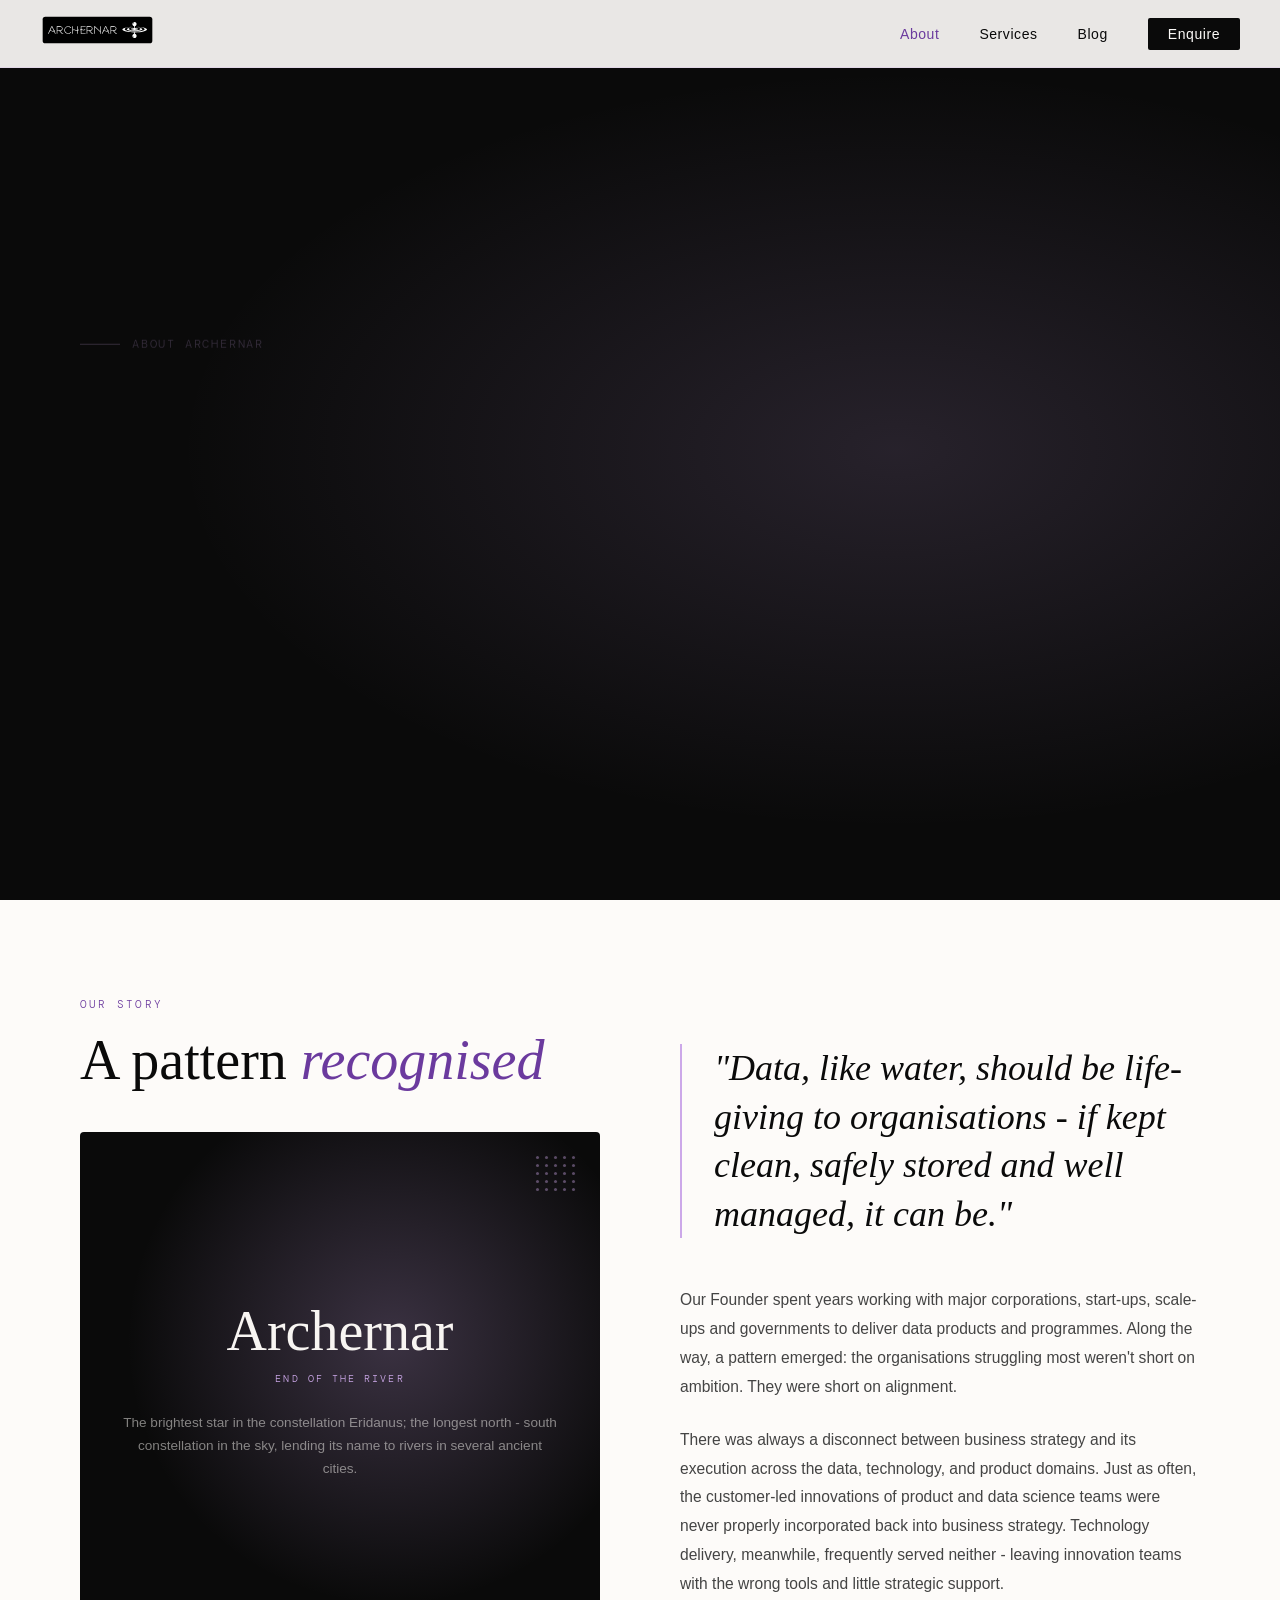
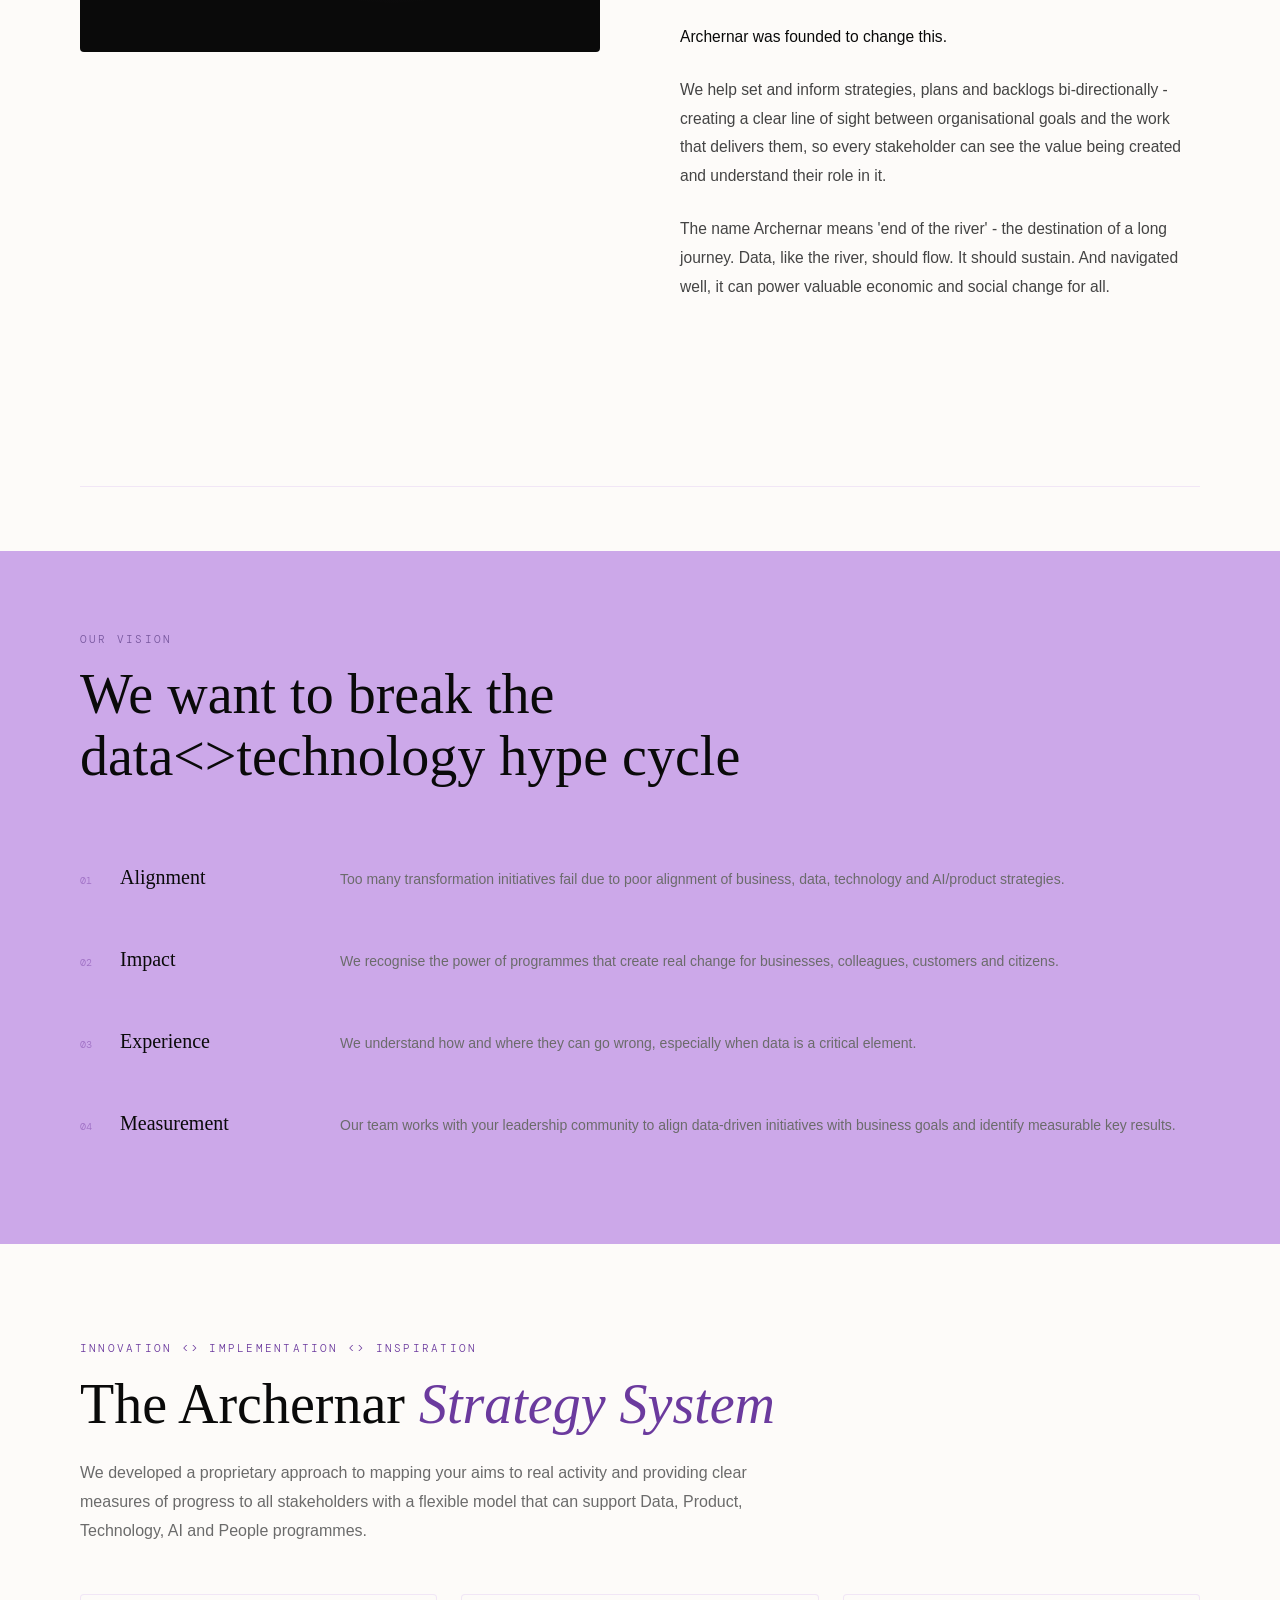
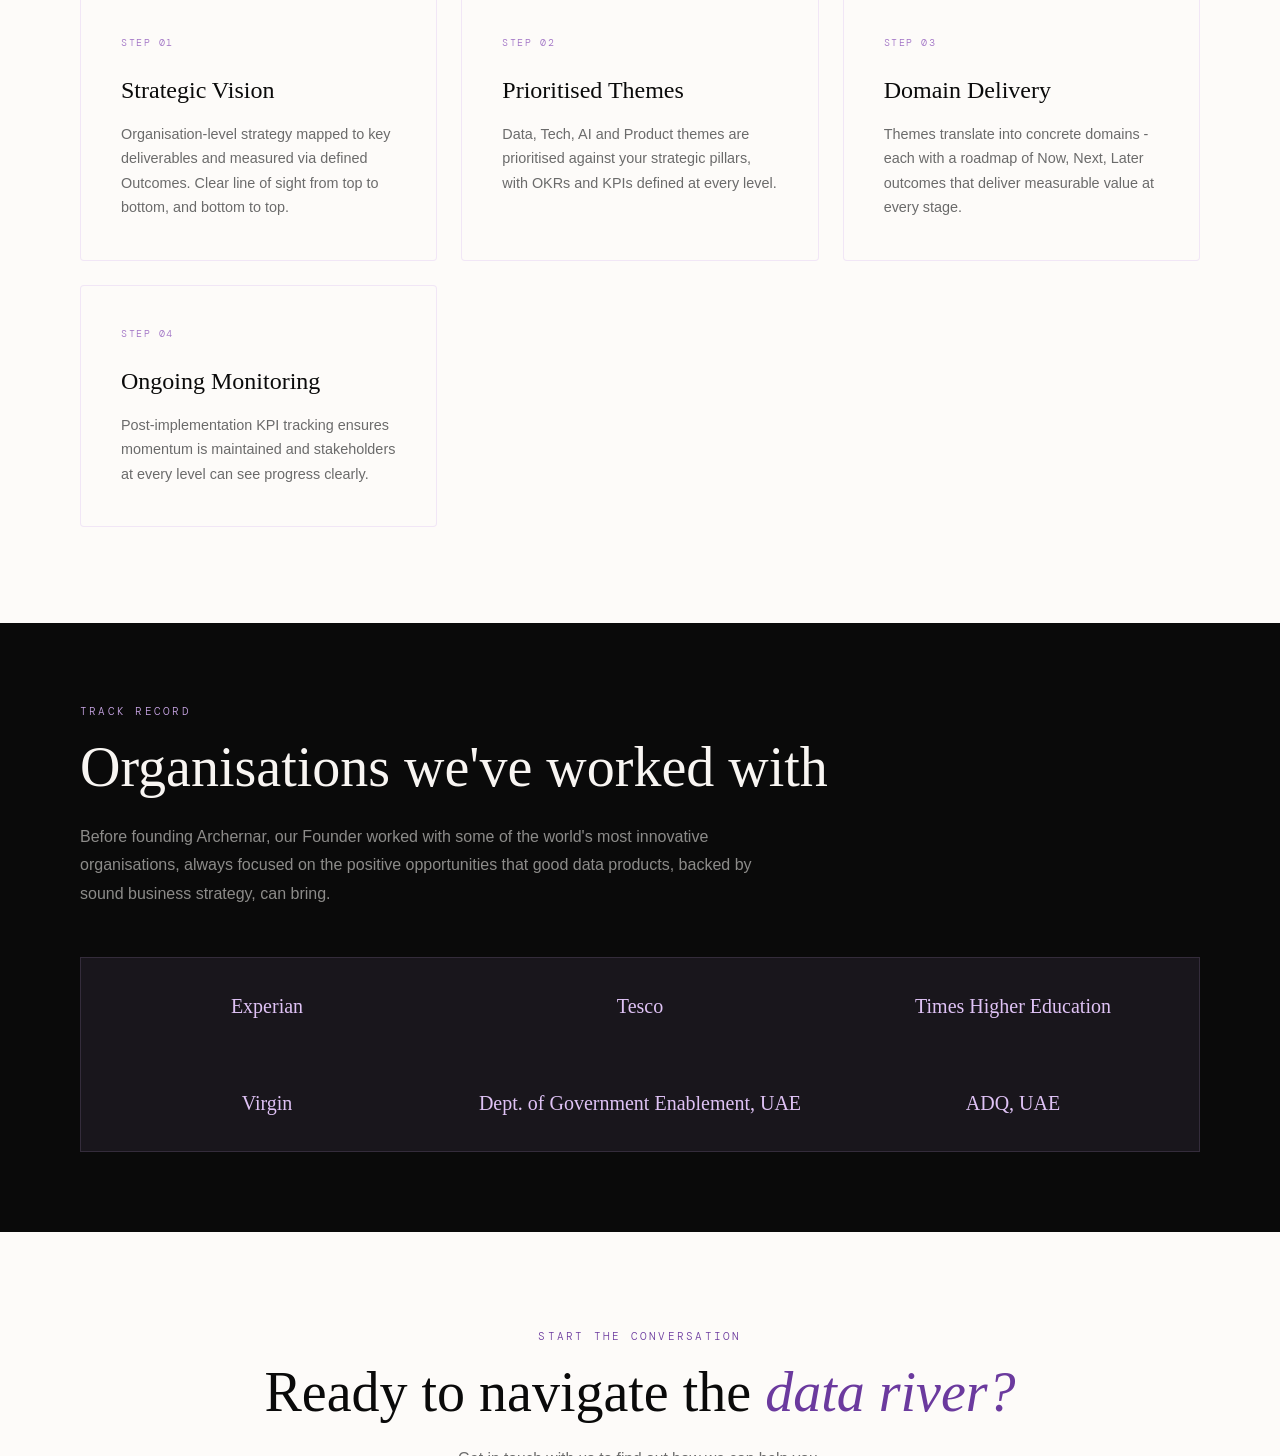
<file: index.html>
<!DOCTYPE html>
<html lang="en">
<head>
    <meta charset="UTF-8" />
  <meta http-equiv="refresh" content="0; url=about.html" />
  <title>Archernar</title>
</head>
<body>
  <p>Redirecting to <a href="about.html">About</a>...</p>
</body>
</html>
</file>
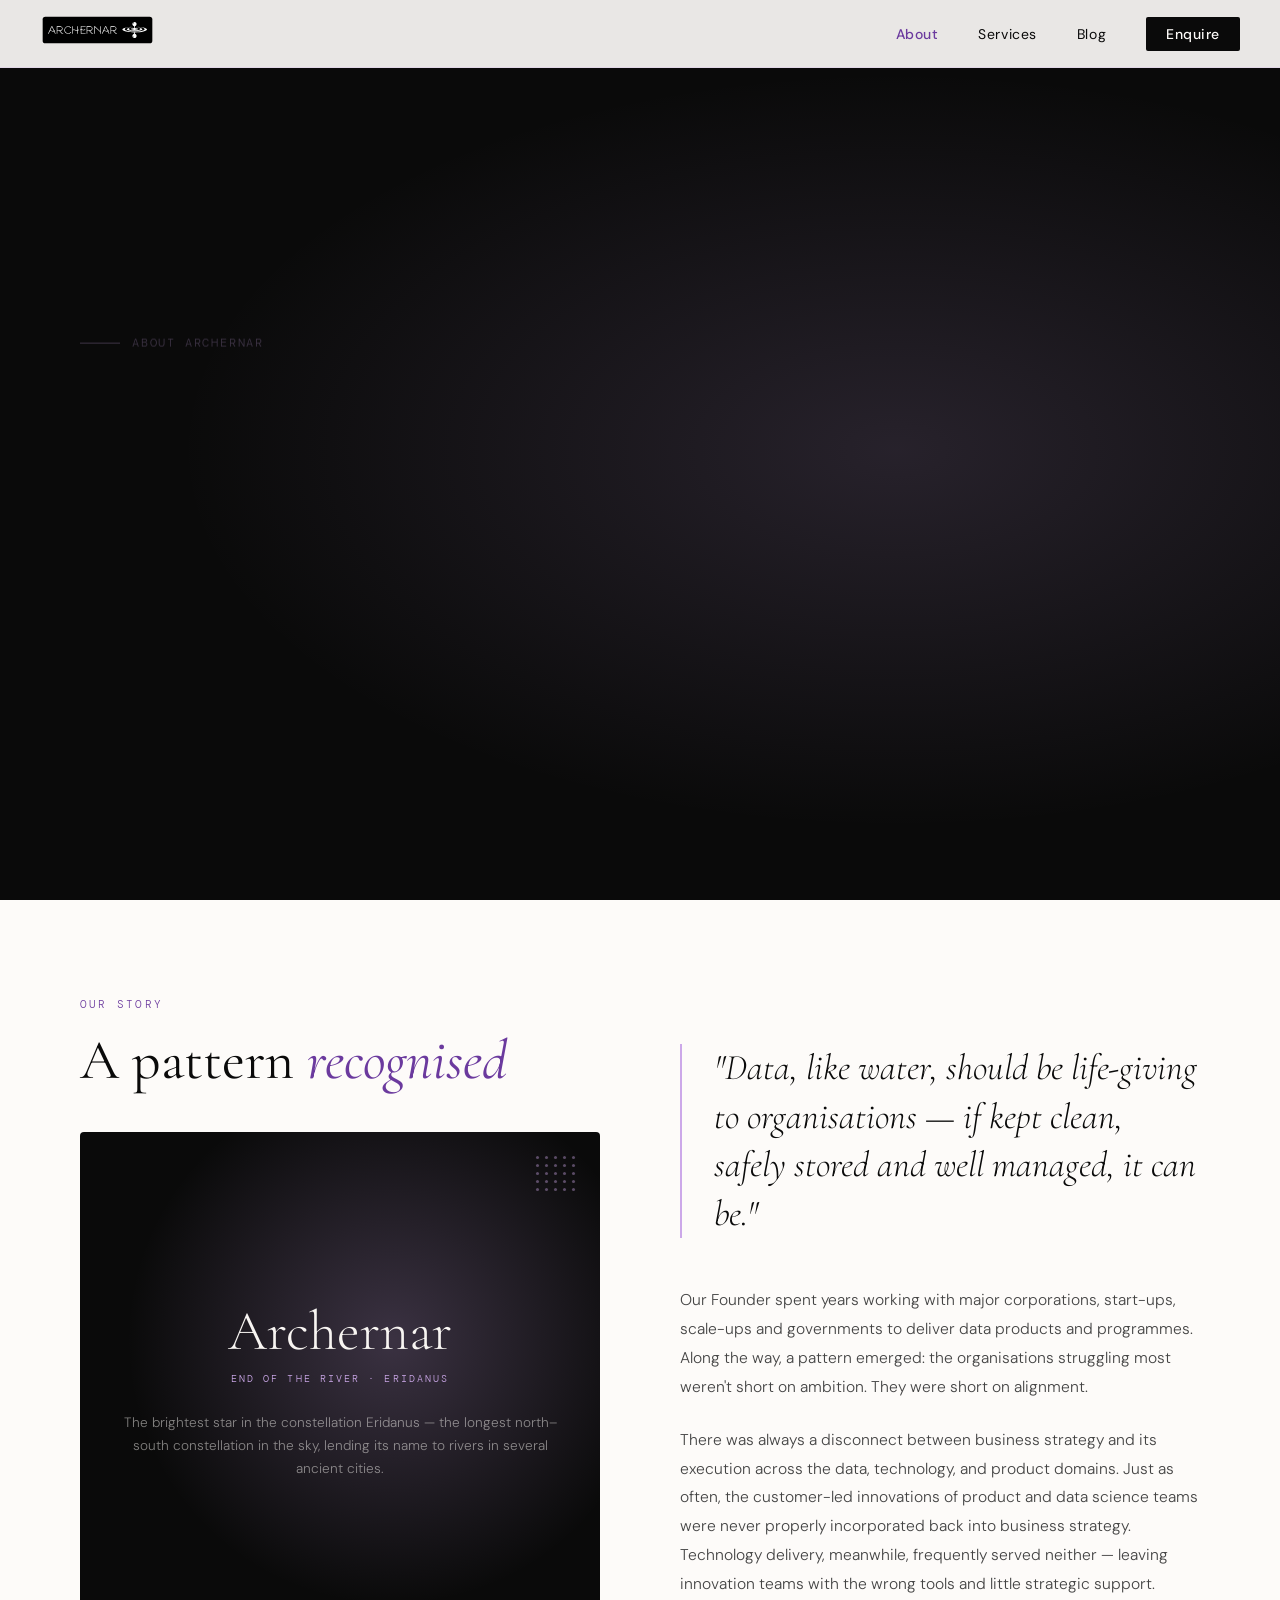
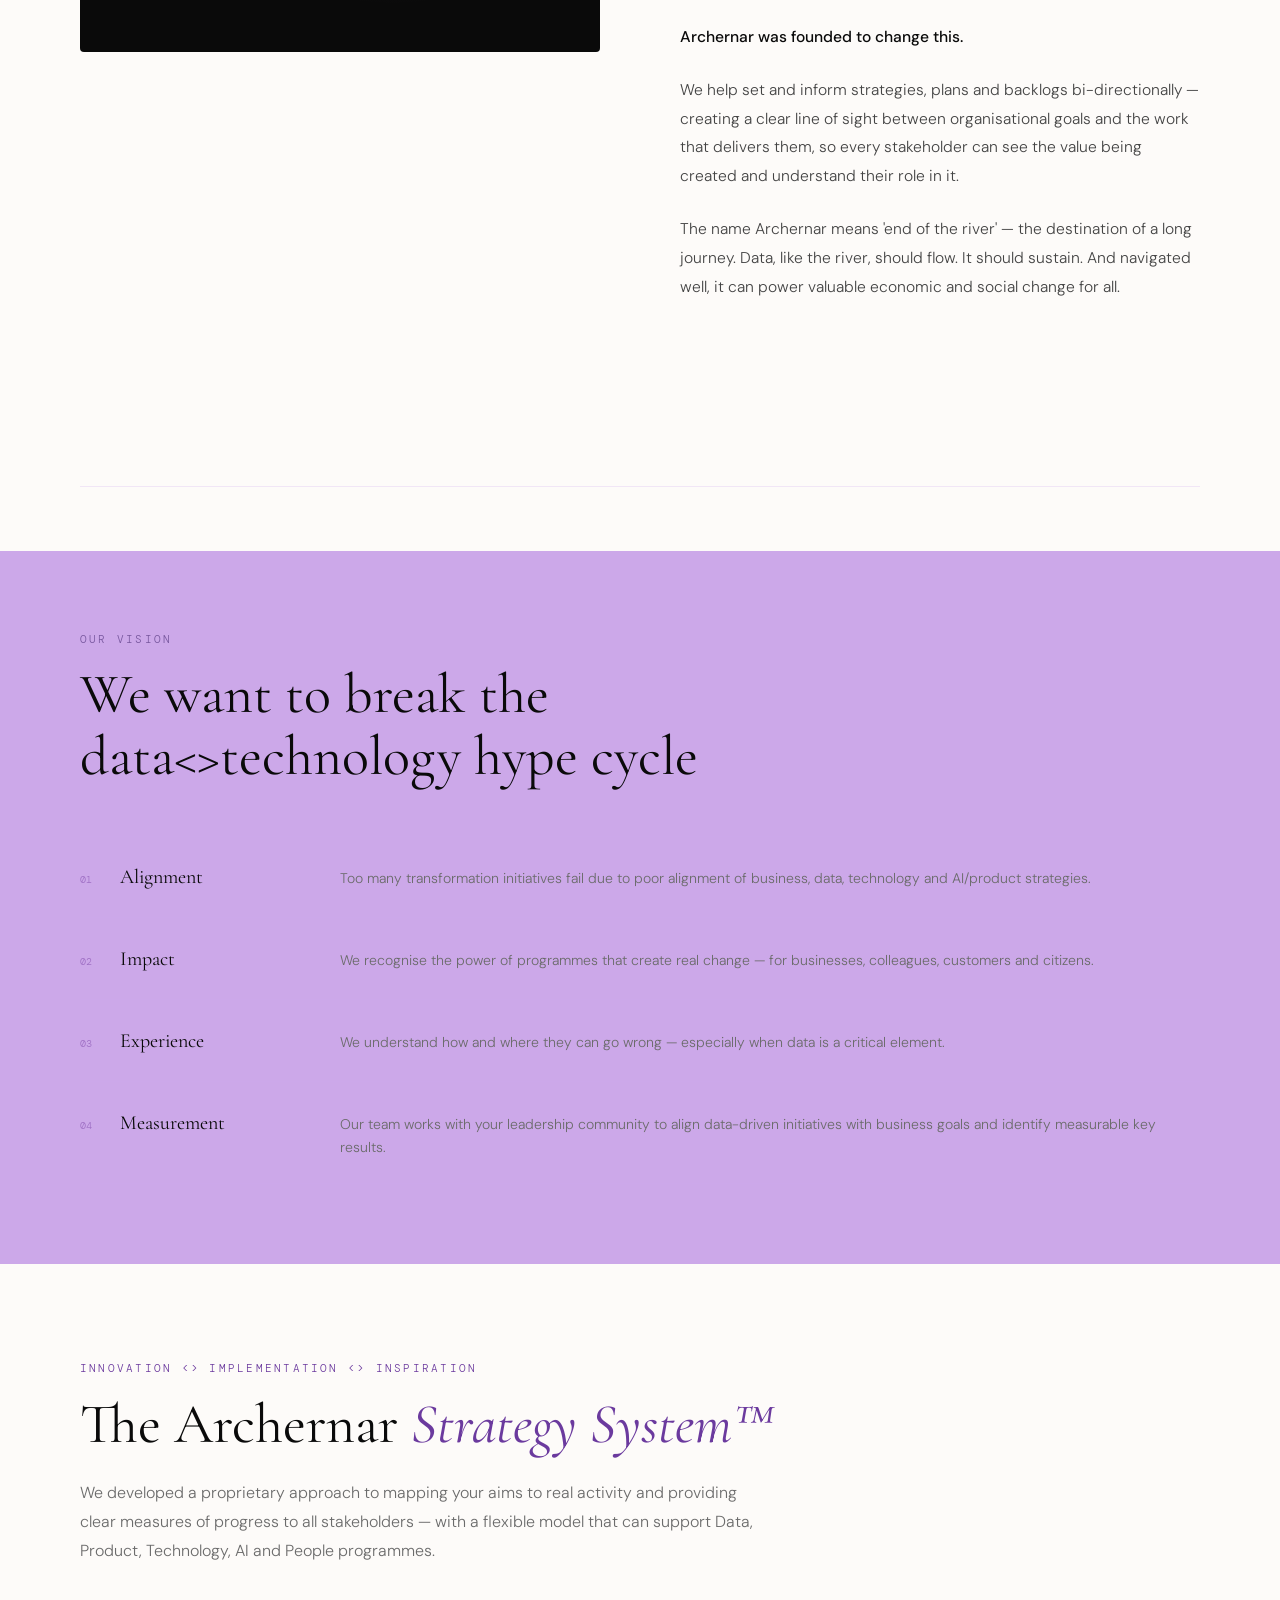
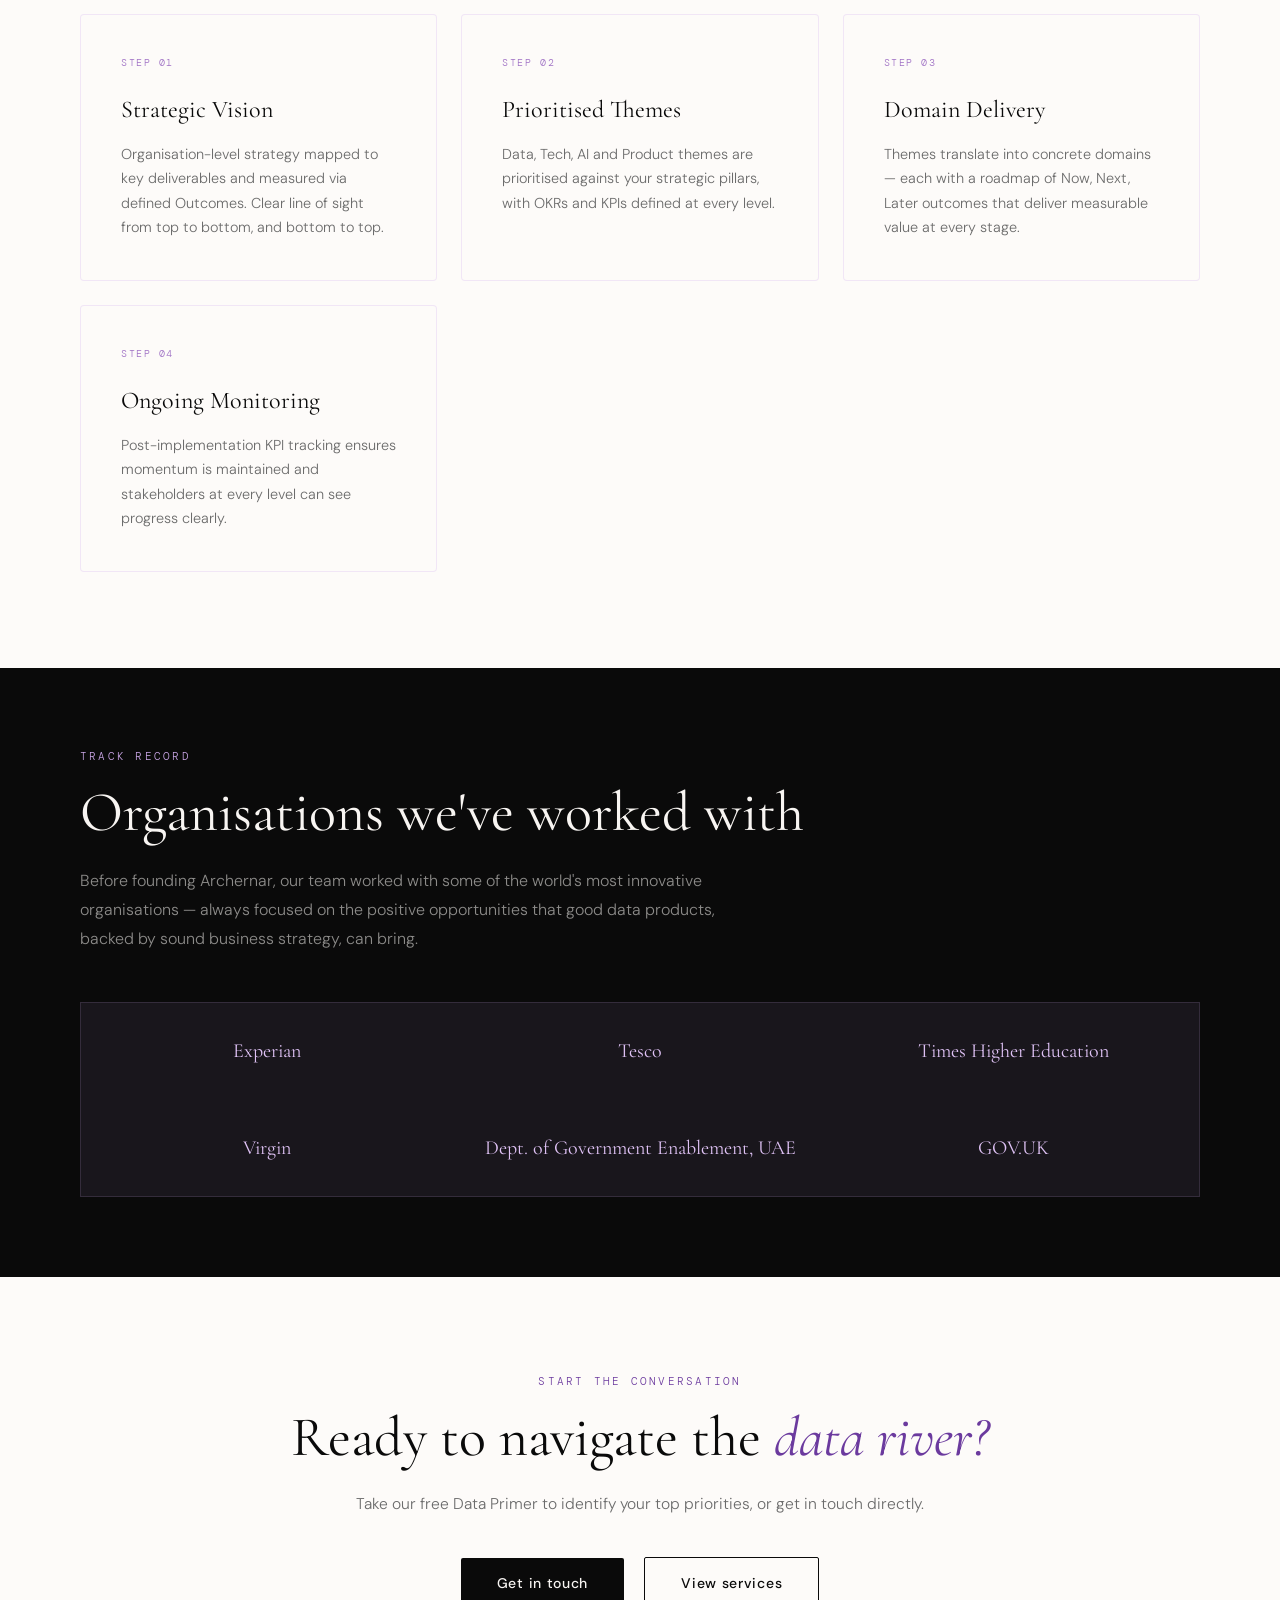
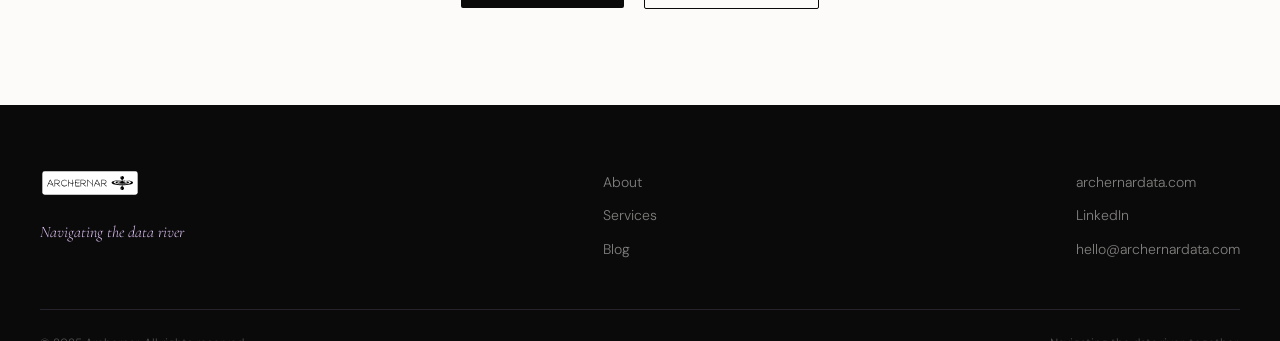
<file: archernar/index.html>
<!DOCTYPE html>
<html lang="en">
<head>
  <meta charset="UTF-8" />
  <meta http-equiv="refresh" content="0; url=about.html" />
  <title>Archernar</title>
</head>
<body>
  <p>Redirecting to <a href="about.html">About</a>...</p>
</body>
</html>
</file>
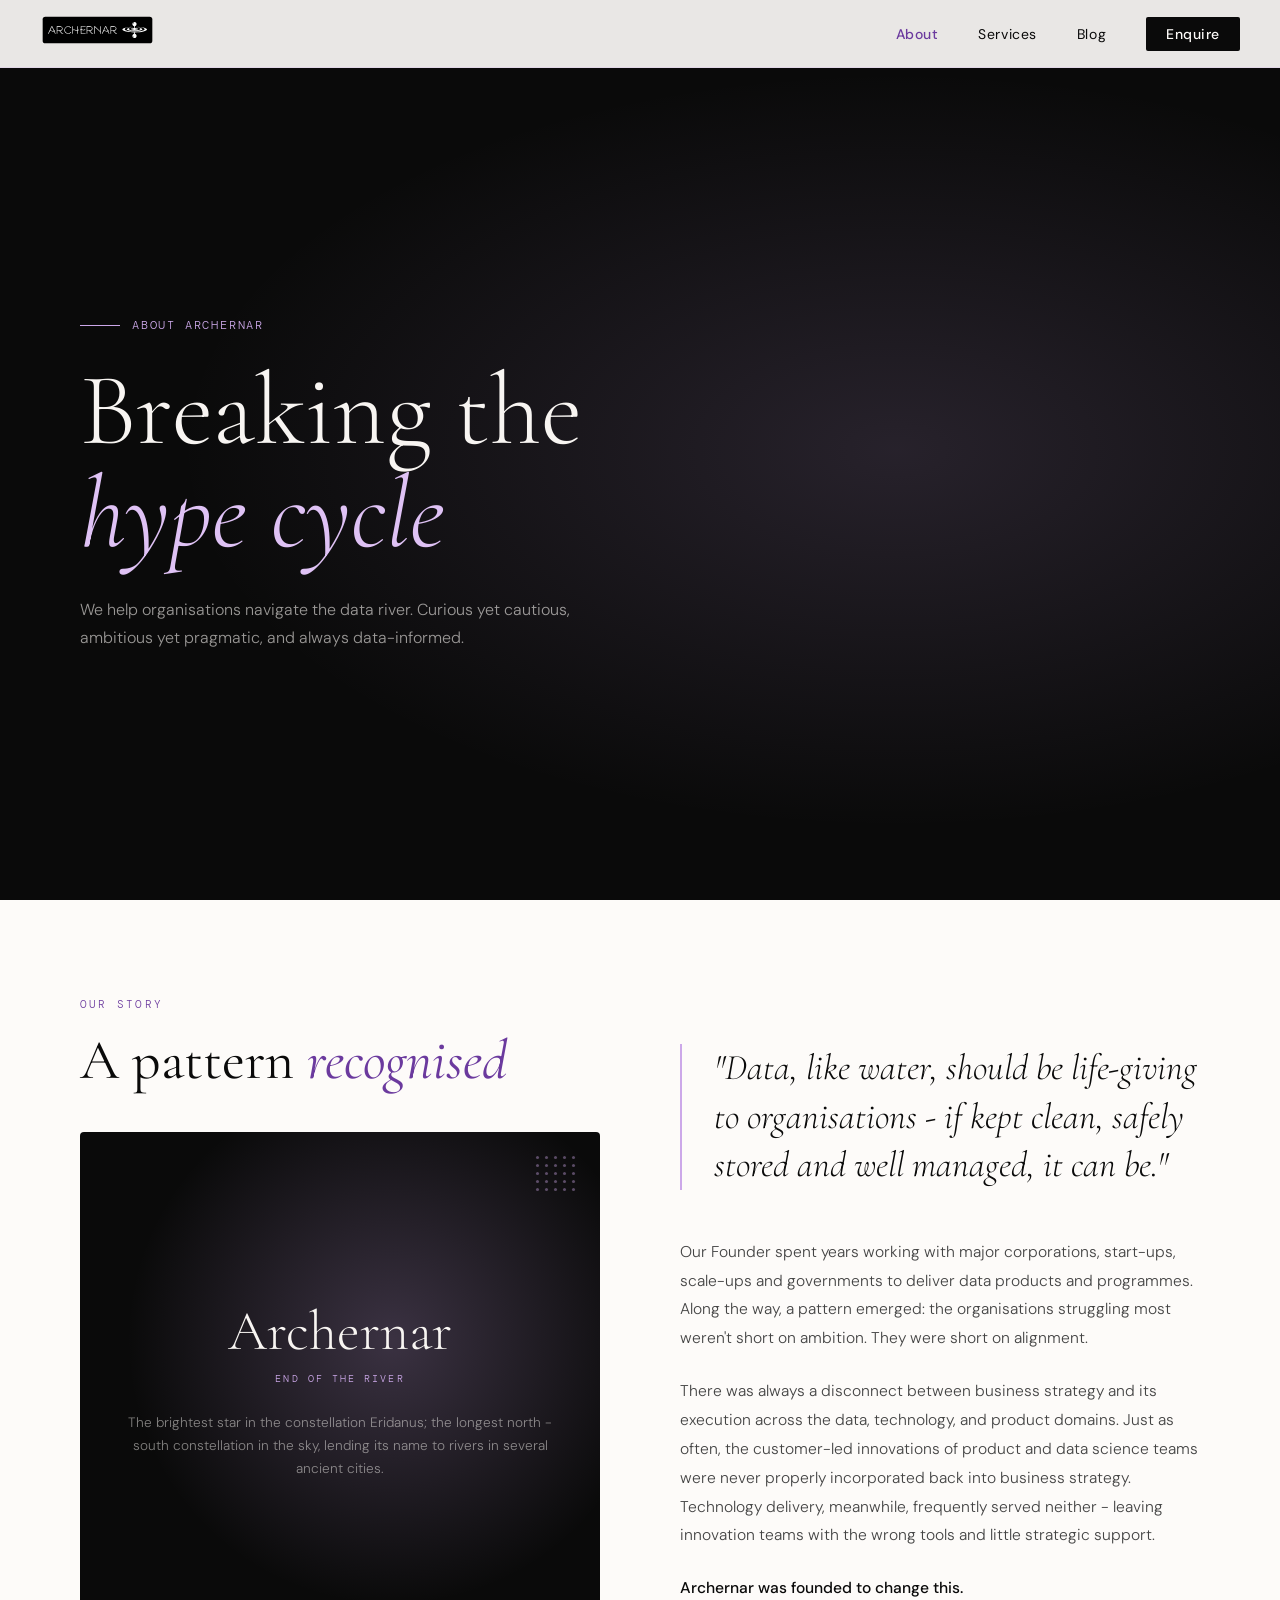
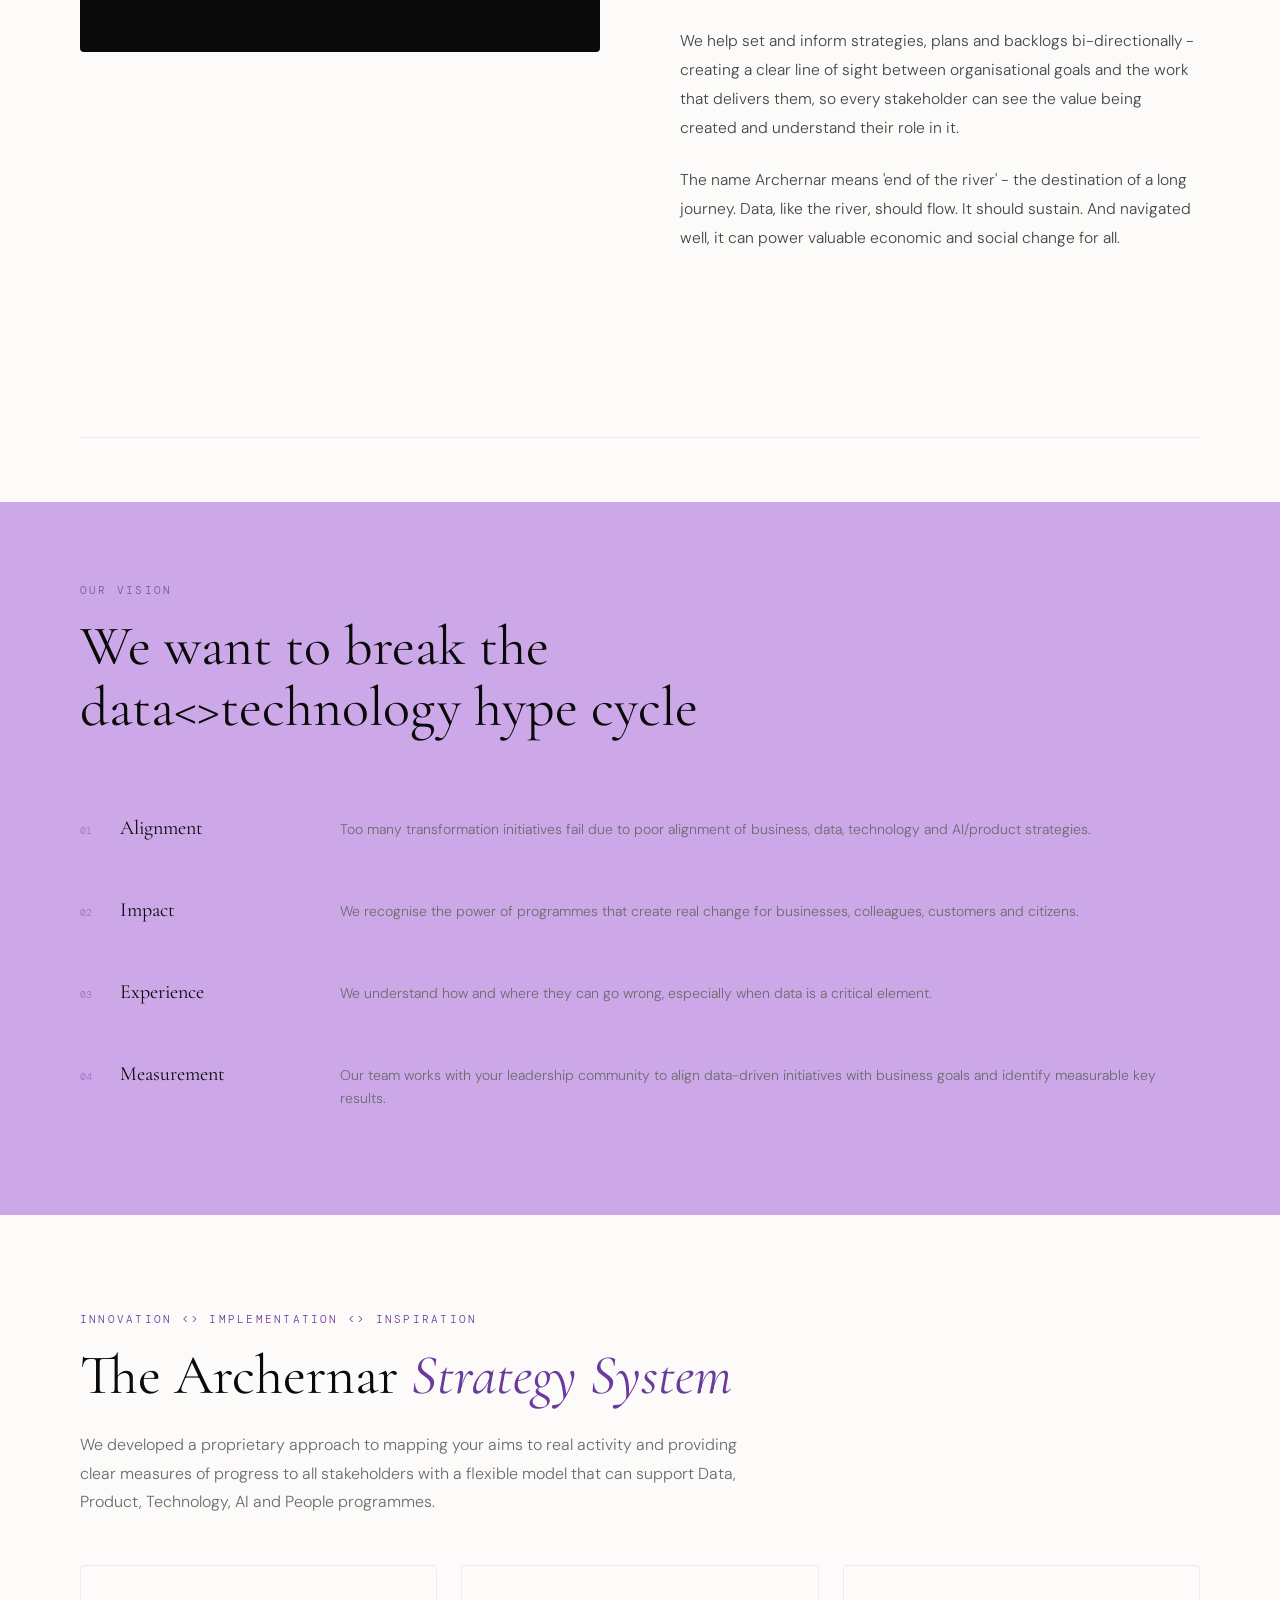
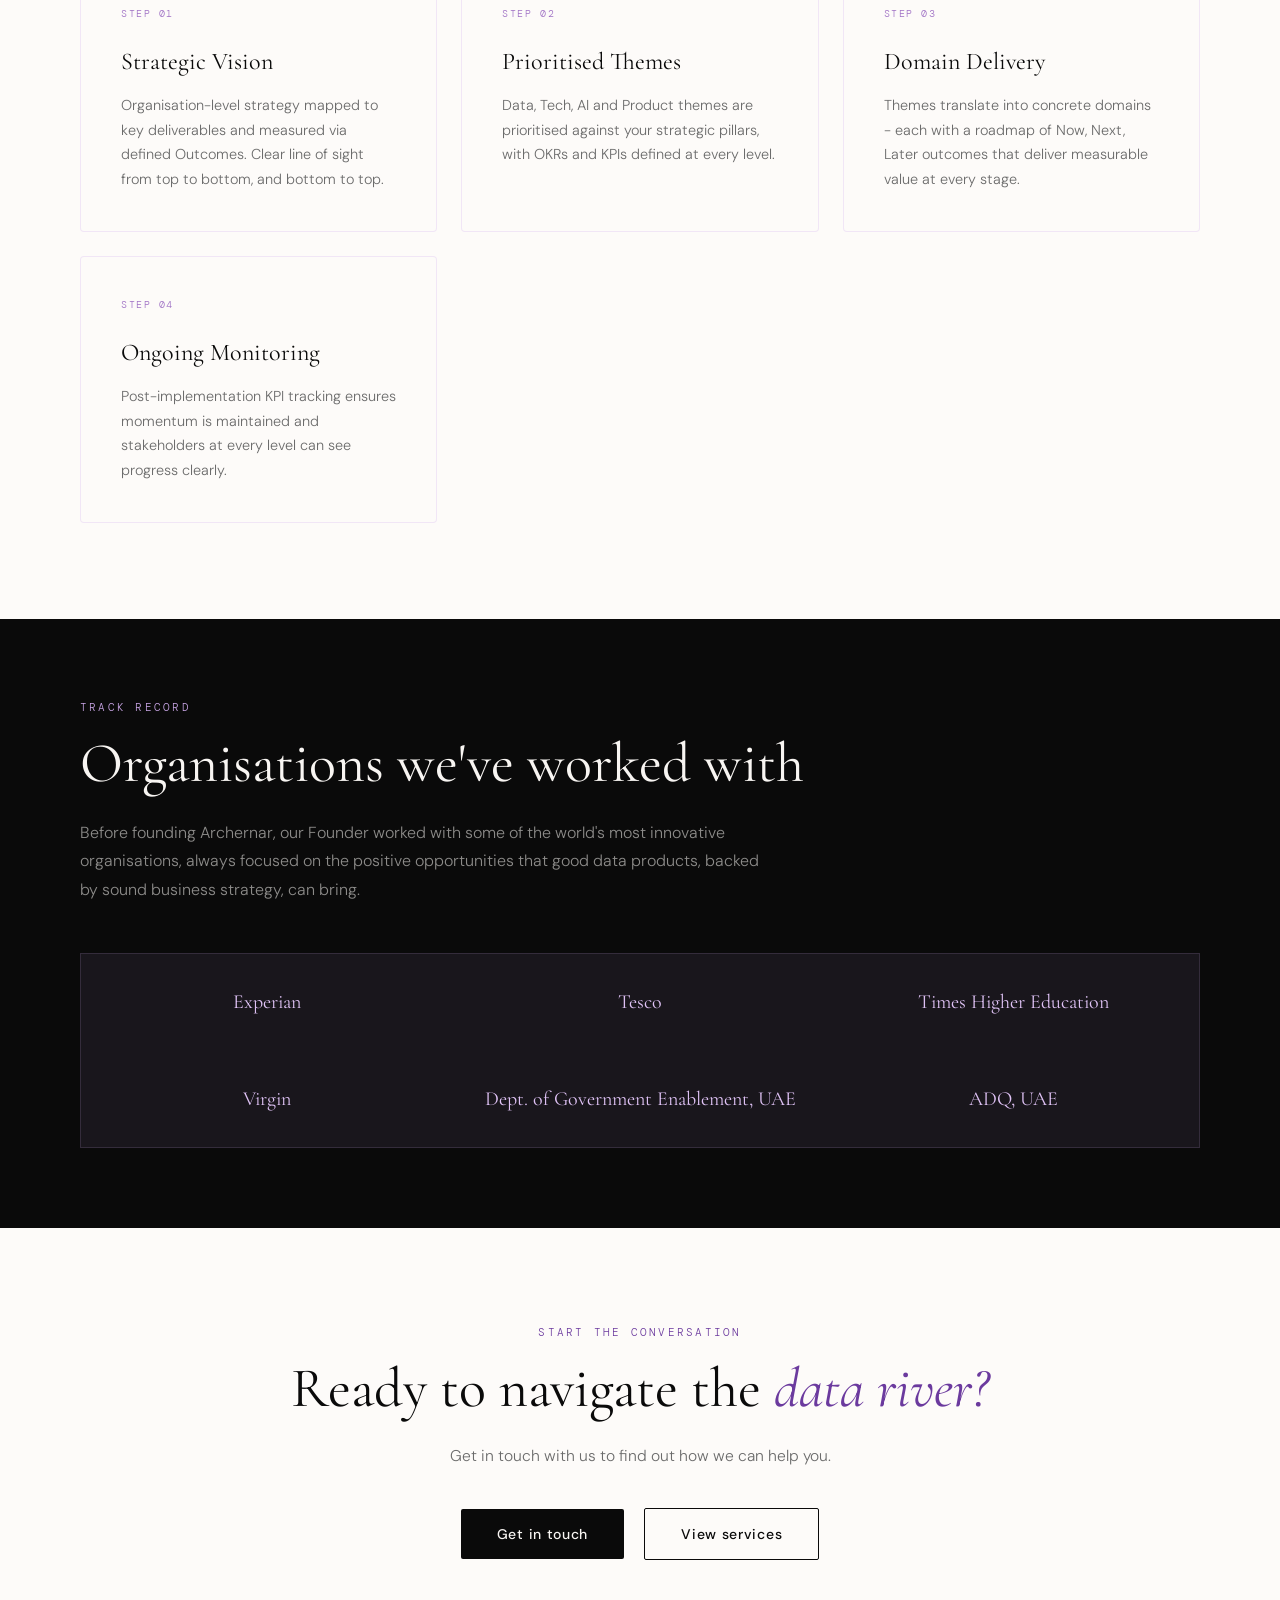
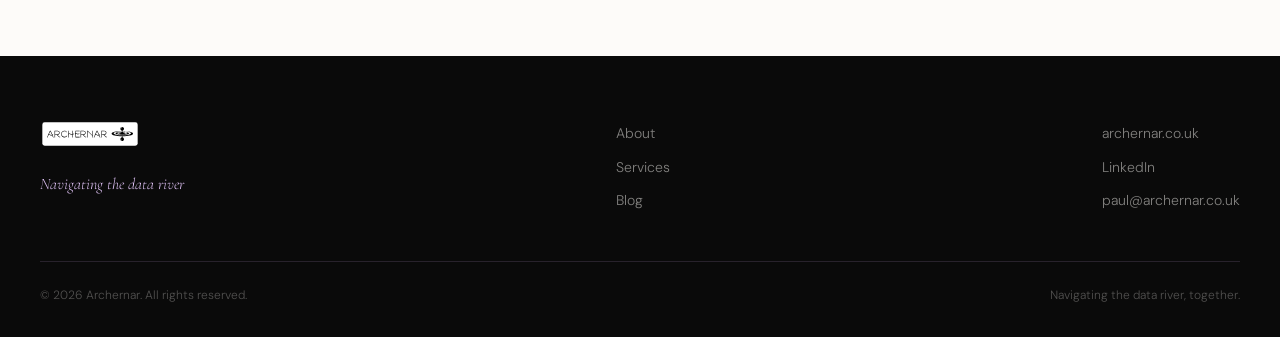
<file: about.html>
<!DOCTYPE html>
<html lang="en">
<head>
<!-- Google tag (gtag.js) -->
  <script async src="https://www.googletagmanager.com/gtag/js?id=G-QQVH4RZPXK"></script>
  <script>
  window.dataLayer = window.dataLayer || [];
  function gtag(){dataLayer.push(arguments);}
  gtag('js', new Date());

  gtag('config', 'G-QQVH4RZPXK');
  </script>
  <script type="text/javascript" data-cmp-ab="1" src="https://cdn.consentmanager.net/delivery/autoblocking/8948bd2b226c9.js" data-cmp-host="a.delivery.consentmanager.net" data-cmp-cdn="cdn.consentmanager.net" data-cmp-codesrc="16"></script>

  <meta charset="UTF-8" />
  <meta name="viewport" content="width=device-width, initial-scale=1.0" />
  <title>Archernar</title>
  <meta name="description" content="Archernar helps organisations break the data-technology hype cycle and deliver sustainable, data-informed business change." />
  <link rel="stylesheet" href="style.css" />
  <link rel="icon" type="image/png" href="favicon.png" />
  <style>
    /* Ã¢ÂÂÃ¢ÂÂ ABOUT-SPECIFIC Ã¢ÂÂÃ¢ÂÂ */

    .about-split {
      display: grid;
      grid-template-columns: 1fr 1fr;
      gap: 5rem;
      align-items: start;
    }

    .about-sticky {
      position: sticky;
      top: 100px;
    }

    .vision-quote {
      font-family: 'Cormorant Garamond', serif;
      font-size: clamp(1.5rem, 3vw, 2.25rem);
      font-weight: 300;
      font-style: italic;
      line-height: 1.35;
      color: var(--black);
      border-left: 2px solid var(--lavender);
      padding-left: 2rem;
      margin: 3rem 0;
    }

    .body-text p {
      font-size: 0.975rem;
      line-height: 1.85;
      color: #444;
      margin-bottom: 1.5rem;
    }

    .body-text strong {
      color: var(--black);
      font-weight: 500;
    }

    /* Timeline */
    .timeline {
      display: flex;
      flex-direction: column;
      gap: 2.5rem;
      margin-top: 3rem;
    }

    .timeline-item {
      display: grid;
      grid-template-columns: 80px 1fr;
      gap: 1.5rem;
      align-items: start;
    }

    .timeline-year {
      font-family: 'DM Mono', monospace;
      font-size: 0.7rem;
      letter-spacing: 0.1em;
      color: var(--lavender-dark);
      padding-top: 0.2rem;
    }

    .timeline-text {
      font-size: 0.9rem;
      line-height: 1.7;
      color: var(--text-muted);
      padding-bottom: 2.5rem;
      border-bottom: 1px solid var(--border);
    }

    .timeline-text strong {
      display: block;
      font-size: 1rem;
      font-family: 'Cormorant Garamond', serif;
      font-weight: 600;
      color: var(--black);
      margin-bottom: 0.4rem;
    }

    .timeline-item:last-child .timeline-text {
      border-bottom: none;
    }

    /* Clients */
    .client-grid {
      display: grid;
      grid-template-columns: repeat(3, 1fr);
      gap: 1px;
      background: var(--border);
      border: 1px solid var(--border);
      margin-top: 3rem;
    }

    .client-cell {
      background: var(--warm-white);
      padding: 2rem 1.5rem;
      display: flex;
      align-items: center;
      justify-content: center;
    }

    .client-name {
      font-family: 'Cormorant Garamond', serif;
      font-size: 1.25rem;
      font-weight: 400;
      color: var(--purple-mid);
      text-align: center;
    }

    /* Pillars */
    .pillar-list {
      display: flex;
      flex-direction: column;
      gap: 1px;
      margin-top: 2rem;
    }

    .pillar-item {
      display: flex;
      align-items: baseline;
      gap: 1.25rem;
      padding: 1.5rem 0;
      border-bottom: 1px solid var(--border);
    }

    .pillar-item:first-child {
      border-top: 1px solid var(--border);
    }

    .pillar-num {
      font-family: 'DM Mono', monospace;
      font-size: 0.65rem;
      color: var(--lavender-dark);
      min-width: 20px;
    }

    .pillar-name {
      font-family: 'Cormorant Garamond', serif;
      font-size: 1.25rem;
      font-weight: 400;
      color: var(--black);
      min-width: 200px;
    }

    .pillar-desc {
      font-size: 0.875rem;
      line-height: 1.65;
      color: var(--text-muted);
    }

    /* Star graphic */
    .star-graphic {
      width: 100%;
      aspect-ratio: 1;
      background: var(--black);
      border-radius: 4px;
      display: flex;
      align-items: center;
      justify-content: center;
      flex-direction: column;
      text-align: center;
      padding: 2.5rem;
      position: relative;
      overflow: hidden;
    }

    .star-graphic::before {
      content: '';
      position: absolute;
      inset: 0;
      background: radial-gradient(circle at 60% 40%, rgba(204,168,233,0.25) 0%, transparent 60%);
    }

    .star-name {
      font-family: 'Cormorant Garamond', serif;
      font-size: 3.5rem;
      font-weight: 300;
      color: var(--off-white);
      line-height: 1;
      position: relative;
    }

    .star-meaning {
      font-family: 'DM Mono', monospace;
      font-size: 0.65rem;
      letter-spacing: 0.2em;
      text-transform: uppercase;
      color: var(--lavender);
      margin-top: 0.75rem;
      position: relative;
    }

    .star-desc {
      font-size: 0.85rem;
      color: rgba(248,245,242,0.5);
      line-height: 1.7;
      margin-top: 1.5rem;
      position: relative;
    }

    /* dot decoration */
    .dot-field {
      position: absolute;
      top: 1.5rem;
      right: 1.5rem;
      display: grid;
      grid-template-columns: repeat(5, 4px);
      gap: 5px;
    }

    .dot-field span {
      width: 3px;
      height: 3px;
      border-radius: 50%;
      background: rgba(204,168,233,0.4);
      display: block;
    }

    @media (max-width: 900px) {
      .about-split { grid-template-columns: 1fr; }
      .about-sticky { position: static; }
      .client-grid { grid-template-columns: repeat(2, 1fr); }
      .pillar-item { flex-direction: column; gap: 0.5rem; }
    }

    @media (max-width: 600px) {
      .client-grid { grid-template-columns: 1fr; }
    }
  </style>
</head>
<body>

  <!-- NAV -->
  <nav>
    <a href="index.html">
      <img src="logo-black.svg" alt="Archernar" class="nav-logo" />
    </a>
    <ul class="nav-links">
      <li><a href="about.html" class="active">About</a></li>
      <li><a href="services.html">Services</a></li>
      <li><a href="blog.html">Blog</a></li>
      <li><a href="mailto:paul@archernar.co.uk" class="nav-cta">Enquire</a></li>
    </ul>
  </nav>

  <!-- HERO -->
  <div class="hero">
    <div class="hero-bg"></div>
    <div class="hero-content">
      <p class="hero-eyebrow fade-up fade-up-1">About Archernar</p>
      <h1 class="hero-title fade-up fade-up-2">
        Breaking the<br /><em>hype cycle</em>
      </h1>
      <p class="hero-subtitle fade-up fade-up-3">
        We help organisations navigate the data river. Curious yet cautious,
        ambitious yet pragmatic, and always data-informed.
      </p>
    </div>
  </div>

  <!-- OUR STORY -->
  <section>
    <div class="about-split">
      <div class="about-sticky">
        <p class="section-label">Our story</p>
        <h2 class="section-title">A pattern <em>recognised</em></h2>
        <div class="star-graphic" style="margin-top:2.5rem;">
          <div class="dot-field">
            <span></span><span></span><span></span><span></span><span></span>
            <span></span><span></span><span></span><span></span><span></span>
            <span></span><span></span><span></span><span></span><span></span>
            <span></span><span></span><span></span><span></span><span></span>
            <span></span><span></span><span></span><span></span><span></span>
          </div>
          <span class="star-name">Archernar</span>
          <span class="star-meaning">End of the river</span>
          <p class="star-desc">
            The brightest star in the constellation Eridanus; the longest
            north - south constellation in the sky, lending its name to rivers
            in several ancient cities.
          </p>
        </div>
      </div>
      <div class="body-text">
        <blockquote class="vision-quote">
          "Data, like water, should be life-giving to organisations - if kept clean, safely stored and well managed, it can be."
        </blockquote>
        <p>
          Our Founder spent years working with major corporations, start-ups, scale-ups and governments to deliver data products and programmes. Along the way, a pattern emerged: the organisations struggling most weren't short on ambition. They were short on alignment.
        </p>
        <p>
          There was always a disconnect between business strategy and its execution across the data, technology, and product domains. Just as often, the customer-led innovations of product and data science teams were never properly incorporated back into business strategy. Technology delivery, meanwhile, frequently served neither - leaving innovation teams with the wrong tools and little strategic support.
        </p>
        <p>
          <strong>Archernar was founded to change this.</strong>
        </p>
        <p>
          We help set and inform strategies, plans and backlogs bi-directionally - creating a clear line of sight between organisational goals and the work that delivers them, so every stakeholder can see the value being created and understand their role in it.
        </p>
        <p>
          The name Archernar means 'end of the river' - the destination of a long journey. Data, like the river, should flow. It should sustain. And navigated well, it can power valuable economic and social change for all.
        </p>
      </div>
    </div>
  </section>

  <!-- DIVIDER -->
  <div style="max-width:1200px;margin:0 auto;padding:0 2.5rem;"><div class="divider"></div></div>

  <!-- VISION -->
  <div class="lavender-block">
    <div class="section-inner">
      <p class="section-label" style="color:rgba(61,31,107,0.6);">Our vision</p>
      <h2 class="section-title" style="max-width:700px;">We want to break the data&lt;&gt;technology hype cycle</h2>
      <div class="pillar-list" style="margin-top:3rem;">
        <div class="pillar-item">
          <span class="pillar-num">01</span>
          <span class="pillar-name">Alignment</span>
          <span class="pillar-desc">Too many transformation initiatives fail due to poor alignment of business, data, technology and AI/product strategies.</span>
        </div>
        <div class="pillar-item">
          <span class="pillar-num">02</span>
          <span class="pillar-name">Impact</span>
          <span class="pillar-desc">We recognise the power of programmes that create real change for businesses, colleagues, customers and citizens.</span>
        </div>
        <div class="pillar-item">
          <span class="pillar-num">03</span>
          <span class="pillar-name">Experience</span>
          <span class="pillar-desc">We understand how and where they can go wrong, especially when data is a critical element.</span>
        </div>
        <div class="pillar-item">
          <span class="pillar-num">04</span>
          <span class="pillar-name">Measurement</span>
          <span class="pillar-desc">Our team works with your leadership community to align data-driven initiatives with business goals and identify measurable key results.</span>
        </div>
      </div>
    </div>
  </div>

  <!-- HOW WE WORK -->
  <section>
    <p class="section-label">Innovation &lt;&gt; Implementation &lt;&gt; Inspiration</p>
    <h2 class="section-title">The Archernar <em>Strategy System</em></h2>
    <p class="section-body" style="margin-bottom:3rem;">
      We developed a proprietary approach to mapping your aims to real activity and providing clear measures of progress to all stakeholders with a flexible model that can support Data, Product, Technology, AI and People programmes.
    </p>
    <div class="card-grid">
      <div class="card">
        <p class="card-number">STEP 01</p>
        <h3 class="card-title">Strategic Vision</h3>
        <p class="card-body">Organisation-level strategy mapped to key deliverables and measured via defined Outcomes. Clear line of sight from top to bottom, and bottom to top.</p>
      </div>
      <div class="card">
        <p class="card-number">STEP 02</p>
        <h3 class="card-title">Prioritised Themes</h3>
        <p class="card-body">Data, Tech, AI and Product themes are prioritised against your strategic pillars, with OKRs and KPIs defined at every level.</p>
      </div>
      <div class="card">
        <p class="card-number">STEP 03</p>
        <h3 class="card-title">Domain Delivery</h3>
        <p class="card-body">Themes translate into concrete domains - each with a roadmap of Now, Next, Later outcomes that deliver measurable value at every stage.</p>
      </div>
      <div class="card">
        <p class="card-number">STEP 04</p>
        <h3 class="card-title">Ongoing Monitoring</h3>
        <p class="card-body">Post-implementation KPI tracking ensures momentum is maintained and stakeholders at every level can see progress clearly.</p>
      </div>
    </div>
  </section>

  <!-- CLIENTS -->
  <div class="dark-block">
    <div class="section-inner">
      <p class="section-label">Track record</p>
      <h2 class="section-title">Organisations we've worked with</h2>
      <p class="section-body">
        Before founding Archernar, our Founder worked with some of the world's most innovative organisations, always focused on the positive opportunities that good data products, backed by sound business strategy, can bring.
      </p>
      <div class="client-grid" style="margin-top:3rem;background:rgba(204,168,233,0.08);border-color:rgba(204,168,233,0.15);">
        <div class="client-cell" style="background:transparent;">
          <span class="client-name" style="color:var(--lavender-light);">Experian</span>
        </div>
        <div class="client-cell" style="background:transparent;">
          <span class="client-name" style="color:var(--lavender-light);">Tesco</span>
        </div>
        <div class="client-cell" style="background:transparent;">
          <span class="client-name" style="color:var(--lavender-light);">Times Higher Education</span>
        </div>
        <div class="client-cell" style="background:transparent;">
          <span class="client-name" style="color:var(--lavender-light);">Virgin</span>
        </div>
        <div class="client-cell" style="background:transparent;">
          <span class="client-name" style="color:var(--lavender-light);">Dept. of Government Enablement, UAE</span>
        </div>
        <div class="client-cell" style="background:transparent;">
          <span class="client-name" style="color:var(--lavender-light);">ADQ, UAE</span>
        </div>
      </div>
    </div>
  </div>

  <!-- CTA -->
  <section style="text-align:center;">
    <p class="section-label" style="text-align:center;">Start the conversation</p>
    <h2 class="section-title" style="text-align:center;margin:0 auto 1.5rem;">
      Ready to navigate the <em>data river?</em>
    </h2>
    <p style="color:var(--text-muted);font-size:0.975rem;margin-bottom:2.5rem;">Get in touch with us to find out how we can help you.</p>
    <a href="mailto:paul@archernar.co.uk" style="display:inline-block;background:var(--black);color:var(--off-white);text-decoration:none;padding:0.85rem 2.25rem;font-size:0.875rem;font-weight:500;letter-spacing:0.05em;border-radius:2px;margin-right:1rem;transition:background 0.2s;" onmouseover="this.style.background='#3d1f6b'" onmouseout="this.style.background='#0a0a0a'">Get in touch</a>
    <a href="services.html" style="display:inline-block;background:transparent;color:var(--black);text-decoration:none;padding:0.85rem 2.25rem;font-size:0.875rem;font-weight:500;letter-spacing:0.05em;border-radius:2px;border:1px solid var(--black);transition:all 0.2s;" onmouseover="this.style.background='var(--black)';this.style.color='var(--off-white)'" onmouseout="this.style.background='transparent';this.style.color='var(--black)'">View services</a>
  </section>

  <!-- FOOTER -->
  <footer>
    <div class="footer-inner">
      <div>
        <img src="logo-white.svg" alt="Archernar" class="footer-logo" />
        <p class="footer-tagline">Navigating the data river</p>
      </div>
      <ul class="footer-links">
        <li><a href="about.html">About</a></li>
        <li><a href="services.html">Services</a></li>
        <li><a href="blog.html">Blog</a></li>
      </ul>
      <ul class="footer-links">
        <li><a href="https://archernar.co.uk" target="_blank">archernar.co.uk</a></li>
        <li><a href="https://www.linkedin.com/company/archernar" target="_blank">LinkedIn</a></li>
        <li><a href="mailto:paul@archernar.co.uk">paul@archernar.co.uk</a></li>
      </ul>
    </div>
    <div class="footer-bottom">
      <span>© 2026 Archernar. All rights reserved.</span>
      <span>Navigating the data river, together.</span>
    </div>
  </footer>

</body>
</html>
</file>
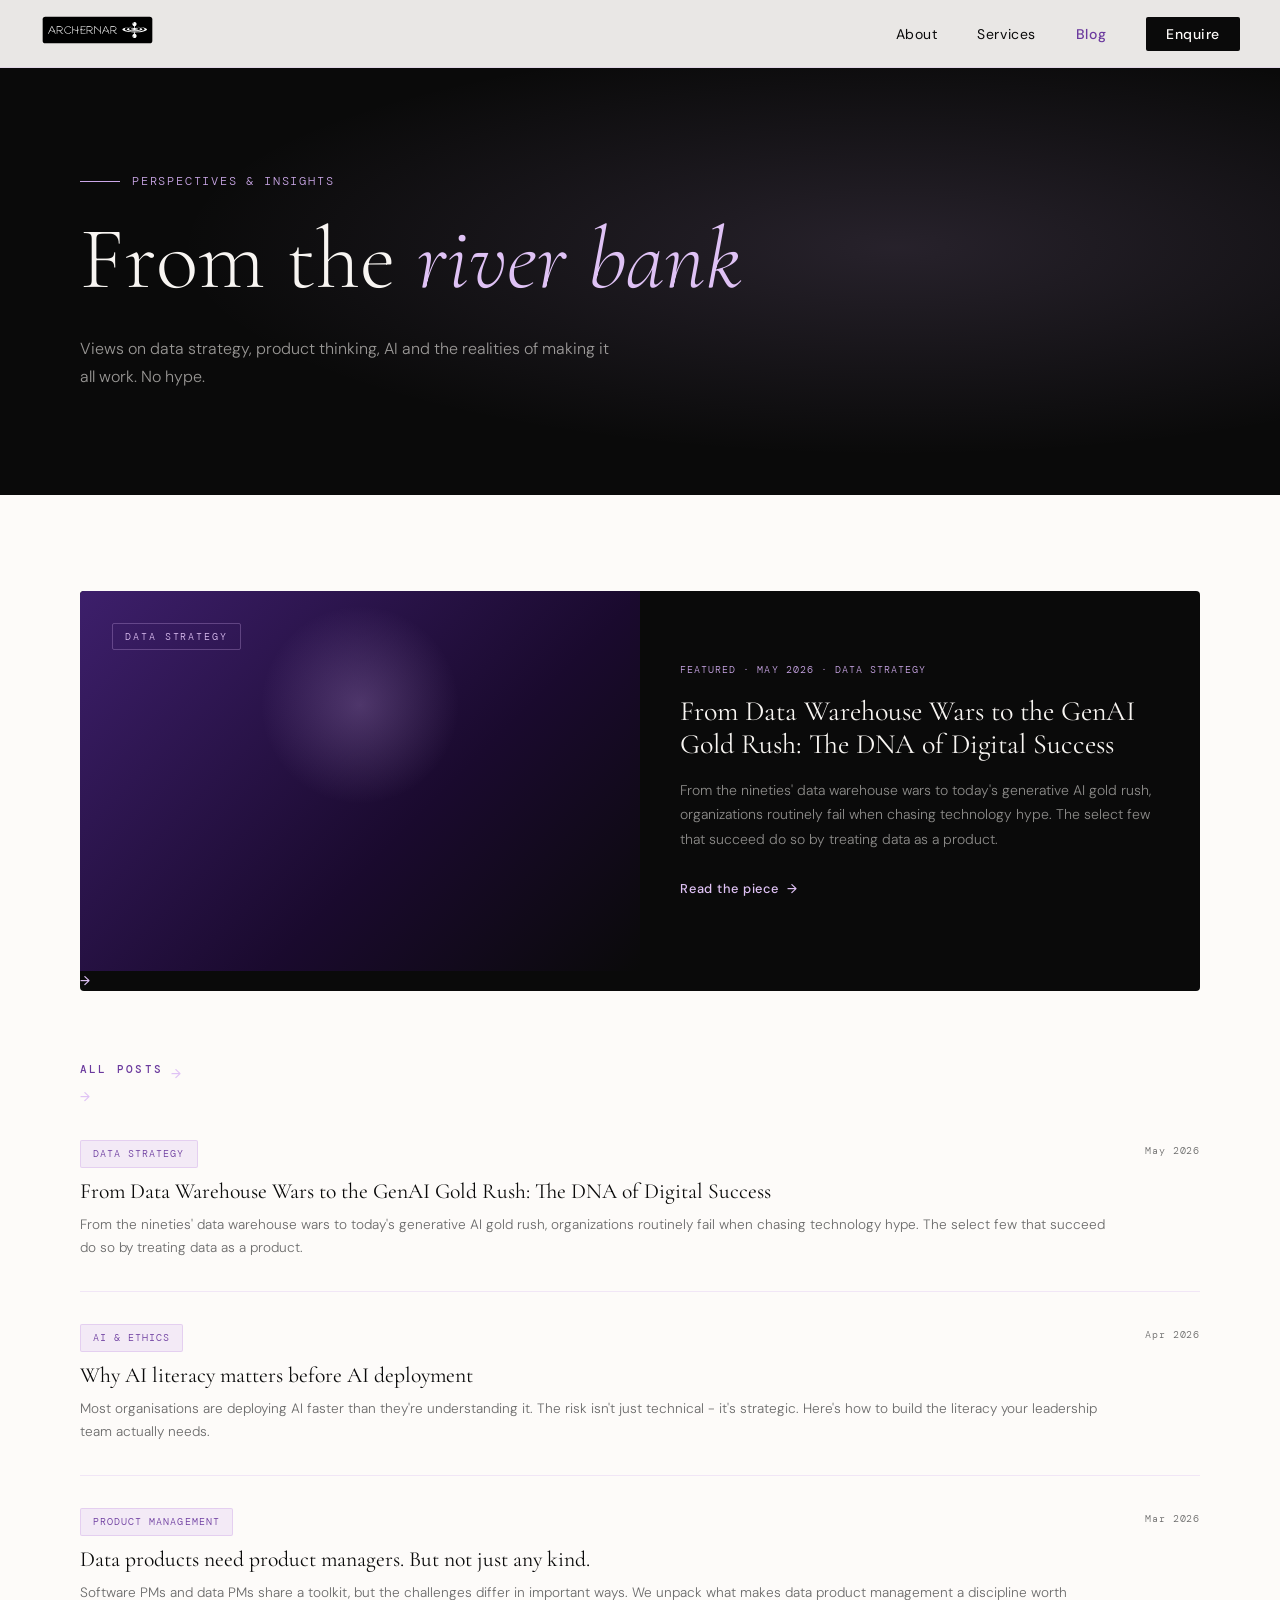
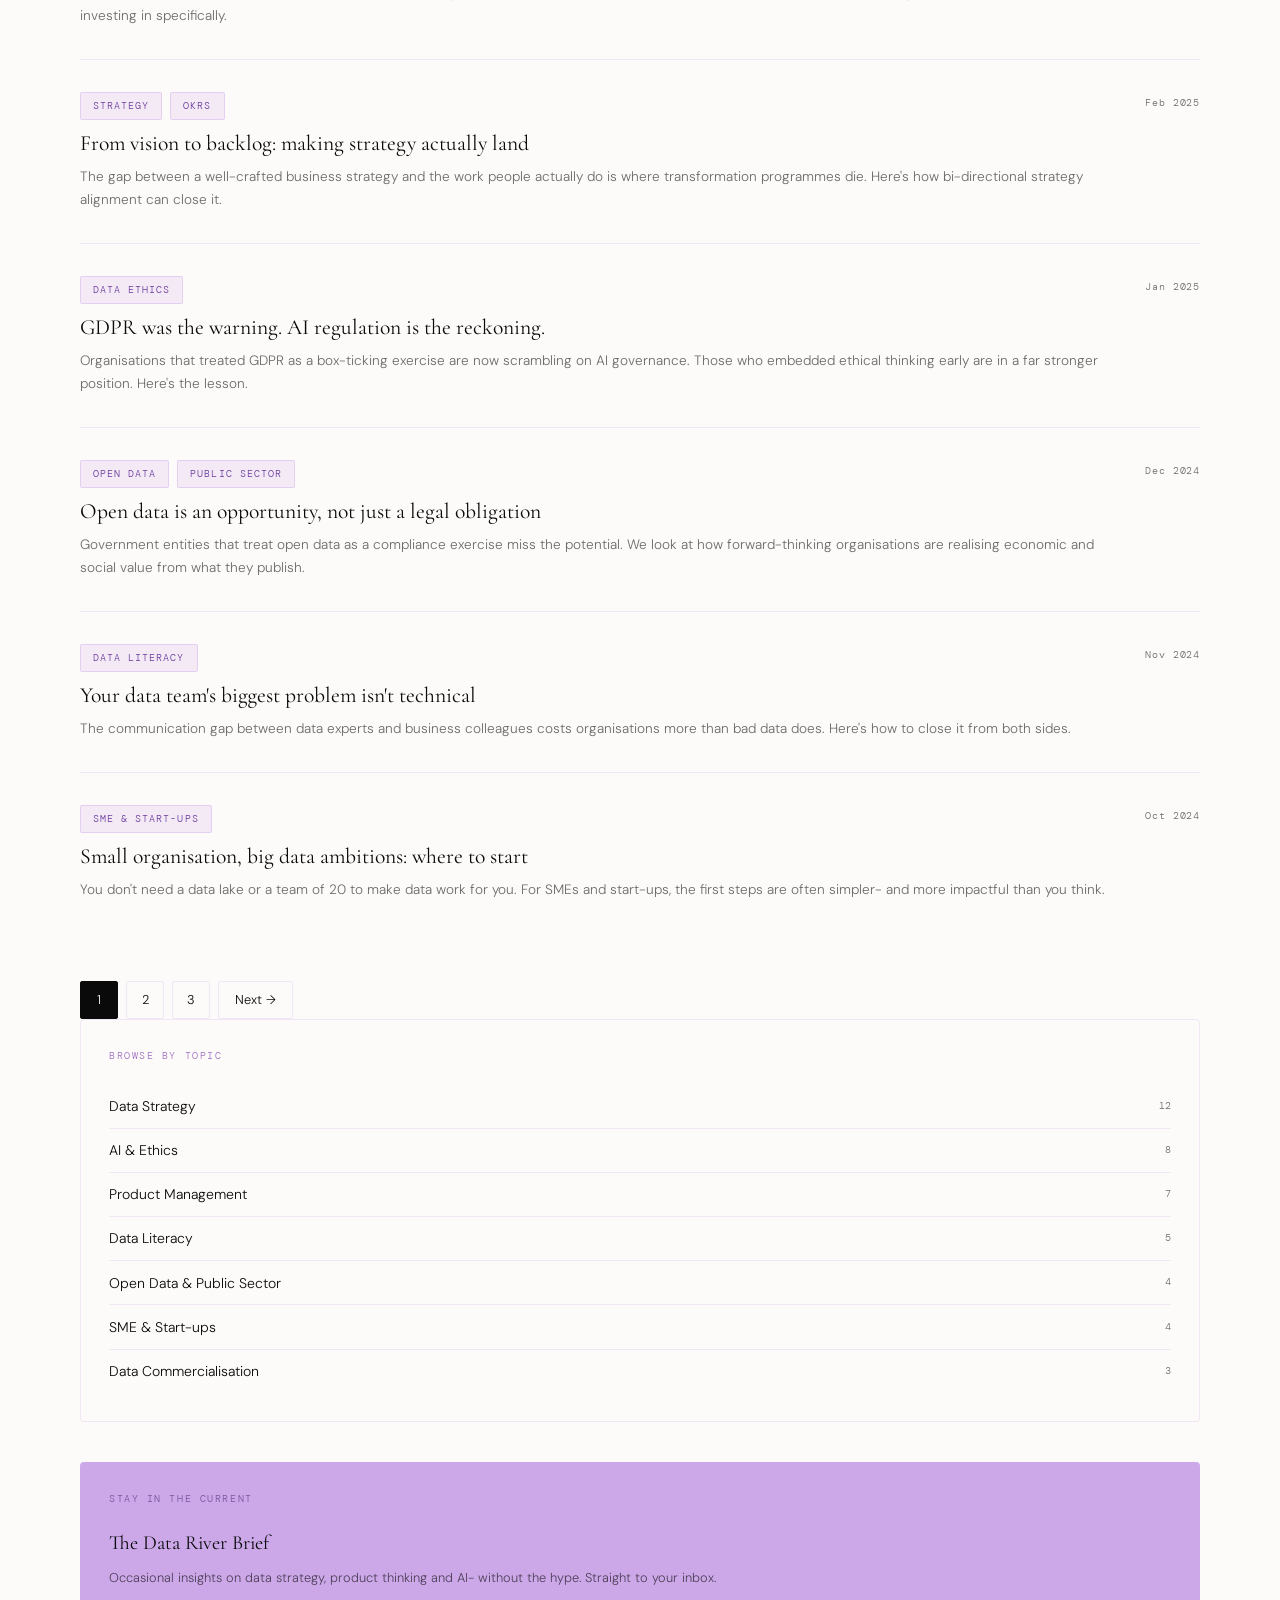
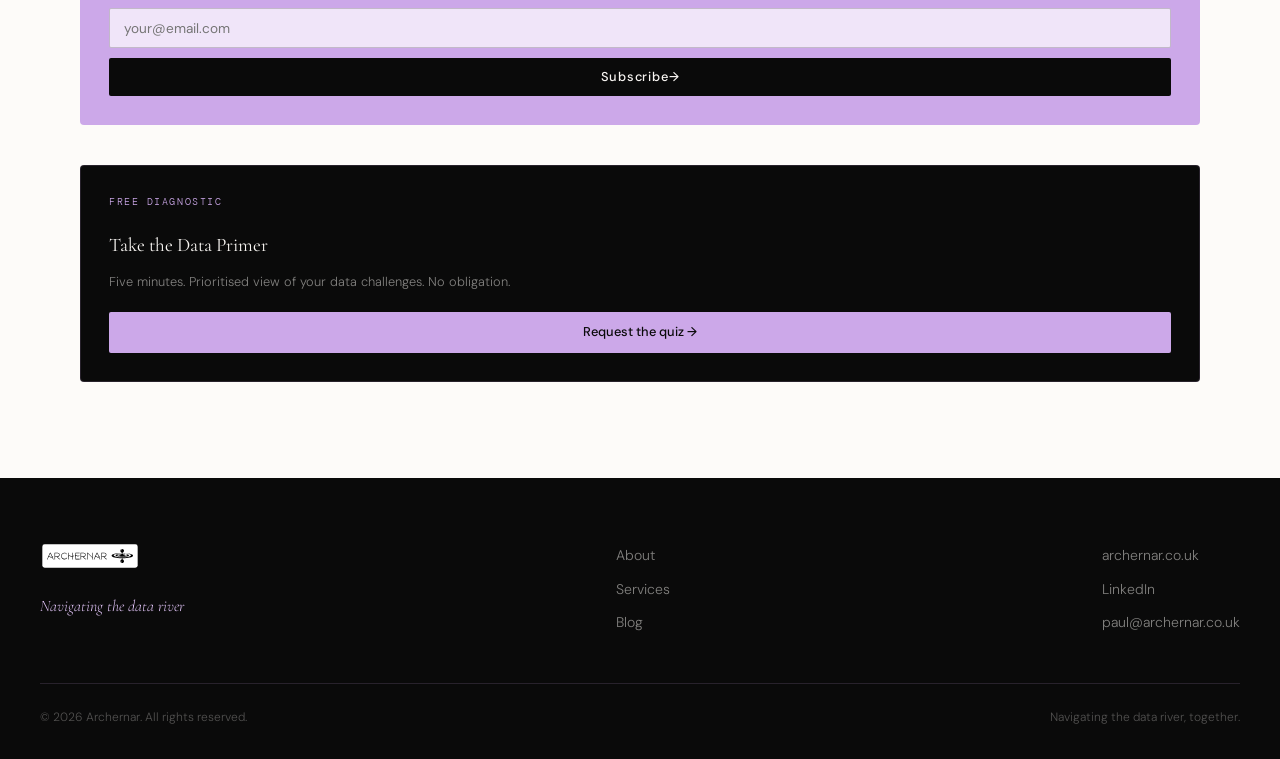
<file: blog.html>
<!DOCTYPE html>
<html lang="en">
<head>
  <!-- Google tag (gtag.js) -->
<script async src="https://www.googletagmanager.com/gtag/js?id=G-QQVH4RZPXK"></script>
<script>
  window.dataLayer = window.dataLayer || [];
  function gtag(){dataLayer.push(arguments);}
  gtag('js', new Date())

  gtag('config', 'G-QQVH4RZPXK');
</script>
  <meta charset="UTF-8" />
  <meta name="viewport" content="width=device-width, initial-scale=1.0" />
  <title>Blog Archernar</title>
  <meta name="description" content="Insights on data strategy, product management, AI and the realities of navigating the data river. From the Archernar team." />
  <link rel="stylesheet" href="style.css" />
  <link rel="icon" type="image/png" href="favicon.png" />
  <style>

    /* ── BLOG LAYOUT ── */

    .blog-grid {
      display: grid;
      grid-template-columns: 1fr 320px;
      gap: 5rem;
      align-items: start;
    }

    /* ── FEATURED POST ── */

    .post-featured {
      background: var(--black);
      border-radius: 4px;
      overflow: hidden;
      display: grid;
      grid-template-columns: 1fr 1fr;
      margin-bottom: 4rem;
      position: relative;
    }

    .post-featured-visual {
      background: linear-gradient(135deg, #3d1f6b 0%, #1a0a2e 60%, var(--black) 100%);
      min-height: 380px;
      display: flex;
      align-items: flex-end;
      padding: 2.5rem;
      position: relative;
      overflow: hidden;
    }

    .post-featured-visual::before {
      content: '';
      position: absolute;
      top: 30%;
      left: 50%;
      transform: translate(-50%, -50%);
      width: 200px;
      height: 200px;
      border-radius: 50%;
      background: radial-gradient(circle, rgba(204,168,233,0.25) 0%, transparent 70%);
    }

    .post-featured-visual::after {
      content: attr(data-category);
      font-family: 'DM Mono', monospace;
      font-size: 0.6rem;
      letter-spacing: 0.2em;
      text-transform: uppercase;
      color: var(--lavender-light);
      border: 1px solid rgba(204,168,233,0.3);
      padding: 0.3rem 0.75rem;
      border-radius: 2px;
      position: absolute;
      top: 2rem;
      left: 2rem;
    }

    .featured-icon {
      font-size: 3rem;
      position: relative;
      z-index: 1;
      opacity: 0.6;
    }

    .post-featured-content {
      padding: 2.5rem;
      display: flex;
      flex-direction: column;
      justify-content: center;
    }

    .post-featured-meta {
      font-family: 'DM Mono', monospace;
      font-size: 0.65rem;
      letter-spacing: 0.1em;
      text-transform: uppercase;
      color: var(--lavender);
      margin-bottom: 1rem;
    }

    .post-featured-title {
      font-family: 'Cormorant Garamond', serif;
      font-size: 1.75rem;
      font-weight: 400;
      color: var(--off-white);
      line-height: 1.2;
      margin-bottom: 1rem;
    }

    .post-featured-excerpt {
      font-size: 0.875rem;
      line-height: 1.75;
      color: rgba(248,245,242,0.55);
      margin-bottom: 1.75rem;
    }

    .post-link {
      display: inline-flex;
      align-items: center;
      gap: 0.5rem;
      font-size: 0.8rem;
      font-weight: 500;
      letter-spacing: 0.06em;
      text-decoration: none;
      color: var(--lavender-light);
      transition: gap 0.2s;
    }

    .post-link:hover {
      gap: 0.8rem;
    }

    .post-link::after {
      content: '→';
    }

    /* ── POST CARDS ── */

    .posts-list {
      display: flex;
      flex-direction: column;
      gap: 0;
    }

    .post-card {
      padding: 2rem 0;
      border-bottom: 1px solid var(--border);
      display: grid;
      grid-template-columns: 1fr auto;
      gap: 2rem;
      align-items: start;
      text-decoration: none;
      color: inherit;
      transition: background 0.15s;
    }

    .post-card:first-child {
      padding-top: 0;
    }

    .post-card:last-child {
      border-bottom: none;
    }

    .post-card:hover .post-card-title {
      color: var(--purple-mid);
    }

    .post-card-tags {
      display: flex;
      gap: 0.5rem;
      flex-wrap: wrap;
      margin-bottom: 0.6rem;
    }

    .post-card-title {
      font-family: 'Cormorant Garamond', serif;
      font-size: 1.35rem;
      font-weight: 400;
      line-height: 1.25;
      color: var(--black);
      margin-bottom: 0.5rem;
      transition: color 0.2s;
    }

    .post-card-excerpt {
      font-size: 0.85rem;
      line-height: 1.7;
      color: var(--text-muted);
    }

    .post-card-date {
      font-family: 'DM Mono', monospace;
      font-size: 0.65rem;
      letter-spacing: 0.08em;
      color: var(--text-muted);
      white-space: nowrap;
      padding-top: 0.2rem;
    }

    /* ── SIDEBAR ── */

    .sidebar {
      position: sticky;
      top: 90px;
      display: flex;
      flex-direction: column;
      gap: 2.5rem;
    }

    .sidebar-widget {
      border: 1px solid var(--border);
      border-radius: 4px;
      padding: 1.75rem;
    }

    .widget-label {
      font-family: 'DM Mono', monospace;
      font-size: 0.65rem;
      letter-spacing: 0.15em;
      text-transform: uppercase;
      color: var(--lavender-dark);
      margin-bottom: 1.25rem;
    }

    .topic-list {
      display: flex;
      flex-direction: column;
      gap: 0;
    }

    .topic-item {
      display: flex;
      justify-content: space-between;
      align-items: center;
      padding: 0.65rem 0;
      border-bottom: 1px solid var(--border);
      text-decoration: none;
      color: var(--black);
      font-size: 0.875rem;
      transition: color 0.15s;
    }

    .topic-item:last-child {
      border-bottom: none;
    }

    .topic-item:hover {
      color: var(--purple-mid);
    }

    .topic-count {
      font-family: 'DM Mono', monospace;
      font-size: 0.65rem;
      color: var(--text-muted);
    }

    .newsletter-widget {
      background: var(--lavender);
      border-color: transparent;
    }

    .newsletter-title {
      font-family: 'Cormorant Garamond', serif;
      font-size: 1.25rem;
      font-weight: 400;
      margin-bottom: 0.5rem;
    }

    .newsletter-desc {
      font-size: 0.8rem;
      line-height: 1.65;
      color: rgba(10,10,10,0.65);
      margin-bottom: 1.25rem;
    }

    .newsletter-input {
      width: 100%;
      padding: 0.65rem 0.9rem;
      font-size: 0.85rem;
      font-family: 'DM Sans', sans-serif;
      border: 1px solid rgba(10,10,10,0.2);
      border-radius: 2px;
      background: rgba(255,255,255,0.7);
      margin-bottom: 0.6rem;
      outline: none;
    }

    .newsletter-input:focus {
      background: white;
      border-color: var(--purple-mid);
    }

    .newsletter-btn {
      width: 100%;
      padding: 0.65rem;
      background: var(--black);
      color: var(--off-white);
      font-family: 'DM Sans', sans-serif;
      font-size: 0.8rem;
      font-weight: 500;
      letter-spacing: 0.06em;
      border: none;
      border-radius: 2px;
      cursor: pointer;
      transition: background 0.2s;
    }

    .newsletter-btn:hover {
      background: var(--purple-deep);
    }

    /* ── PAGINATION ── */

    .pagination {
      display: flex;
      align-items: center;
      gap: 0.5rem;
      margin-top: 3rem;
    }

    .page-btn {
      width: 38px;
      height: 38px;
      display: flex;
      align-items: center;
      justify-content: center;
      border: 1px solid var(--border);
      border-radius: 2px;
      font-size: 0.8rem;
      text-decoration: none;
      color: var(--black);
      transition: all 0.15s;
    }

    .page-btn.active {
      background: var(--black);
      color: var(--off-white);
      border-color: var(--black);
    }

    .page-btn:hover:not(.active) {
      border-color: var(--lavender);
      color: var(--purple-mid);
    }

    /* ── SINGLE POST TEMPLATE NOTE ── */

    .template-note {
      background: rgba(204,168,233,0.08);
      border: 1px dashed rgba(204,168,233,0.4);
      border-radius: 4px;
      padding: 1.5rem;
      font-size: 0.8rem;
      color: var(--purple-mid);
      font-family: 'DM Mono', monospace;
      margin-bottom: 2rem;
      line-height: 1.7;
    }

    @media (max-width: 1000px) {
      .blog-grid { grid-template-columns: 1fr; }
      .sidebar { position: static; }
      .post-featured { grid-template-columns: 1fr; }
      .post-featured-visual { min-height: 200px; }
    }

    @media (max-width: 600px) {
      .post-card { grid-template-columns: 1fr; gap: 0.5rem; }
    }
  </style>
</head>
<body>

  <!-- NAV -->
  <nav>
    <a href="index.html">
      <img src="logo-black.svg" alt="Archernar" class="nav-logo" />
    </a>
    <ul class="nav-links">
      <li><a href="about.html">About</a></li>
      <li><a href="services.html">Services</a></li>
      <li><a href="blog.html" class="active">Blog</a></li>
      <li><a href="mailto:paul@archernar.co.uk" class="nav-cta">Enquire</a></li>
    </ul>
  </nav>

  <!-- HERO -->
  <div class="hero" style="min-height:55vh;">
    <div class="hero-bg"></div>
    <div class="hero-content" style="padding:4rem 2.5rem;">
      <p class="hero-eyebrow fade-up fade-up-1">Perspectives &amp; insights</p>
      <h1 class="hero-title fade-up fade-up-2" style="font-size:clamp(2.5rem,7vw,5.5rem);">
        From the <em>river bank</em>
      </h1>
      <p class="hero-subtitle fade-up fade-up-3">
        Views on data strategy, product thinking, AI and the realities of making it all work. No hype.
      </p>
    </div>
  </div>

  <!-- MAIN CONTENT -->
  <section>

      <!-- MAIN COLUMN -->
      <div>

        <!-- FEATURED POST -->
        <div class="post-featured">
          <div class="post-featured-visual" data-category="Data Strategy">
            <span class="featured-icon"></span>
          </div>
          <div class="post-featured-content">
            <p class="post-featured-meta">Featured · May 2026 · Data Strategy</p>
            <h2 class="post-featured-title">From Data Warehouse Wars to the GenAI Gold Rush: The DNA of Digital Success</h2>
            <p class="post-featured-excerpt">
              From the nineties' data warehouse wars to today's generative AI gold rush, organizations routinely fail when chasing technology hype. The select few that succeed do so by treating data as a product.
            </p>
            <a href="https://archernar.co.uk/blog/warehousewars" class="post-link">Read the piece</span>
          </div>
        </div>

        <!-- SECTION LABEL -->
        <p class="section-label" style="margin-bottom:0.5rem;">All posts</p>

        <!-- POSTS LIST -->
        <!-- =====================================================
          TO ADD A NEW POST: Copy the block below and edit values
          ===================================================== -->
        <div class="posts-list">

            <a href="https://archernar.co.uk/blog/warehousewars" class="post-card">
            <div>
              <div class="post-card-tags">
                <span class="tag">Data Strategy</span>
              </div>
              <h3 class="post-card-title">From Data Warehouse Wars to the GenAI Gold Rush: The DNA of Digital Success</h3>
              <p class="post-card-excerpt">From the nineties' data warehouse wars to today's generative AI gold rush, organizations routinely fail when chasing technology hype. The select few that succeed do so by treating data as a product.</p>
              </div>
              <span class="post-card-date">May 2026</span>
            </a>

          
            <a href="blog/ailiteracy.html" class="post-card">
            <div>
              <div class="post-card-tags">
                <span class="tag">AI &amp; Ethics</span>
              </div>
              <h3 class="post-card-title">Why AI literacy matters before AI deployment</h3>
              <p class="post-card-excerpt">Most organisations are deploying AI faster than they're understanding it. The risk isn't just technical - it's strategic. Here's how to build the literacy your leadership team actually needs.</p>
            </div>
            <span class="post-card-date">Apr 2026</span>
          </a>

          <a href="blog/datapms.html" class="post-card">
            <div>
              <div class="post-card-tags">
                <span class="tag">Product Management</span>
              </div>
              <h3 class="post-card-title">Data products need product managers. But not just any kind.</h3>
              <p class="post-card-excerpt">Software PMs and data PMs share a toolkit, but the challenges differ in important ways. We unpack what makes data product management a discipline worth investing in specifically.</p>
            </div>
            <span class="post-card-date">Mar 2026</span>
          </a>

          <a href="#" class="post-card">
            <div>
              <div class="post-card-tags">
                <span class="tag">Strategy</span>
                <span class="tag">OKRs</span>
              </div>
              <h3 class="post-card-title">From vision to backlog: making strategy actually land</h3>
              <p class="post-card-excerpt">The gap between a well-crafted business strategy and the work people actually do is where transformation programmes die. Here's how bi-directional strategy alignment can close it.</p>
            </div>
            <span class="post-card-date">Feb 2025</span>
          </a>

          <a href="#" class="post-card">
            <div>
              <div class="post-card-tags">
                <span class="tag">Data Ethics</span>
              </div>
              <h3 class="post-card-title">GDPR was the warning. AI regulation is the reckoning.</h3>
              <p class="post-card-excerpt">Organisations that treated GDPR as a box-ticking exercise are now scrambling on AI governance. Those who embedded ethical thinking early are in a far stronger position. Here's the lesson.</p>
            </div>
            <span class="post-card-date">Jan 2025</span>
          </a>

          <a href="#" class="post-card">
            <div>
              <div class="post-card-tags">
                <span class="tag">Open Data</span>
                <span class="tag">Public Sector</span>
              </div>
              <h3 class="post-card-title">Open data is an opportunity, not just a legal obligation</h3>
              <p class="post-card-excerpt">Government entities that treat open data as a compliance exercise miss the potential. We look at how forward-thinking organisations are realising economic and social value from what they publish.</p>
            </div>
            <span class="post-card-date">Dec 2024</span>
          </a>

          <a href="#" class="post-card">
            <div>
              <div class="post-card-tags">
                <span class="tag">Data Literacy</span>
              </div>
              <h3 class="post-card-title">Your data team's biggest problem isn't technical</h3>
              <p class="post-card-excerpt">The communication gap between data experts and business colleagues costs organisations more than bad data does. Here's how to close it from both sides.</p>
            </div>
            <span class="post-card-date">Nov 2024</span>
          </a>

          <a href="#" class="post-card">
            <div>
              <div class="post-card-tags">
                <span class="tag">SME &amp; Start-ups</span>
              </div>
              <h3 class="post-card-title">Small organisation, big data ambitions: where to start</h3>
              <p class="post-card-excerpt">You don't need a data lake or a team of 20 to make data work for you. For SMEs and start-ups, the first steps are often simpler- and more impactful than you think.</p>
            </div>
            <span class="post-card-date">Oct 2024</span>
          </a>

        </div>
        <!-- /POSTS LIST -->

        <!-- PAGINATION -->
        <div class="pagination">
          <a href="#" class="page-btn active">1</a>
          <a href="#" class="page-btn">2</a>
          <a href="#" class="page-btn">3</a>
          <a href="#" class="page-btn" style="width:auto;padding:0 1rem;">Next →</a>
        </div>

      </div>

      <!-- SIDEBAR -->
      <aside class="sidebar">

        <!-- TOPICS -->
        <div class="sidebar-widget">
          <p class="widget-label">Browse by topic</p>
          <div class="topic-list">
            <a href="#" class="topic-item">
              <span>Data Strategy</span>
              <span class="topic-count">12</span>
            </a>
            <a href="#" class="topic-item">
              <span>AI &amp; Ethics</span>
              <span class="topic-count">8</span>
            </a>
            <a href="#" class="topic-item">
              <span>Product Management</span>
              <span class="topic-count">7</span>
            </a>
            <a href="#" class="topic-item">
              <span>Data Literacy</span>
              <span class="topic-count">5</span>
            </a>
            <a href="#" class="topic-item">
              <span>Open Data &amp; Public Sector</span>
              <span class="topic-count">4</span>
            </a>
            <a href="#" class="topic-item">
              <span>SME &amp; Start-ups</span>
              <span class="topic-count">4</span>
            </a>
            <a href="#" class="topic-item">
              <span>Data Commercialisation</span>
              <span class="topic-count">3</span>
            </a>
          </div>
        </div>

        <!-- NEWSLETTER -->
        <div class="sidebar-widget newsletter-widget">
          <p class="widget-label" style="color:rgba(61,31,107,0.6);">Stay in the current</p>
          <h3 class="newsletter-title">The Data River Brief</h3>
          <p class="newsletter-desc">Occasional insights on data strategy, product thinking and AI- without the hype. Straight to your inbox.</p>
          <input type="email" class="newsletter-input" placeholder="your@email.com" />
          <button class="newsletter-btn">Subscribe→</button>
        </div>

        <!-- DATA PRIMER CTA -->
        <div class="sidebar-widget" style="background:var(--black);border-color:rgba(204,168,233,0.15);">
          <p class="widget-label" style="color:var(--lavender);">Free diagnostic</p>
          <h3 style="font-family:'Cormorant Garamond',serif;font-size:1.2rem;font-weight:400;color:var(--off-white);margin-bottom:0.6rem;">Take the Data Primer</h3>
          <p style="font-size:0.8rem;line-height:1.65;color:rgba(248,245,242,0.5);margin-bottom:1.25rem;">Five minutes. Prioritised view of your data challenges. No obligation.</p>
          <a href="mailto:paul@archernar.co.uk?subject=Data Primer" style="display:block;text-align:center;background:var(--lavender);color:var(--black);text-decoration:none;padding:0.65rem;font-size:0.8rem;font-weight:500;border-radius:2px;transition:background 0.2s;" onmouseover="this.style.background='#dfc2f5'" onmouseout="this.style.background='var(--lavender)'">Request the quiz →</a>
        </div>

      </aside>

    </div>
  </section>

  <!-- FOOTER -->
  <footer>
    <div class="footer-inner">
      <div>
        <img src="logo-white.svg" alt="Archernar" class="footer-logo" />
        <p class="footer-tagline">Navigating the data river</p>
      </div>
      <ul class="footer-links">
        <li><a href="about.html">About</a></li>
        <li><a href="services.html">Services</a></li>
        <li><a href="blog.html">Blog</a></li>
      </ul>
      <ul class="footer-links">
        <li><a href="https://archernar.co.uk" target="_blank">archernar.co.uk</a></li>
        <li><a href="https://www.linkedin.com/company/archernar" target="_blank">LinkedIn</a></li>
        <li><a href="mailto:paul@archernar.co.uk">paul@archernar.co.uk</a></li>
      </ul>
    </div>
    <div class="footer-bottom">
      <span>© 2026 Archernar. All rights reserved.</span>
      <span>Navigating the data river, together.</span>
    </div>
  </footer>

</body>
</html>
</file>
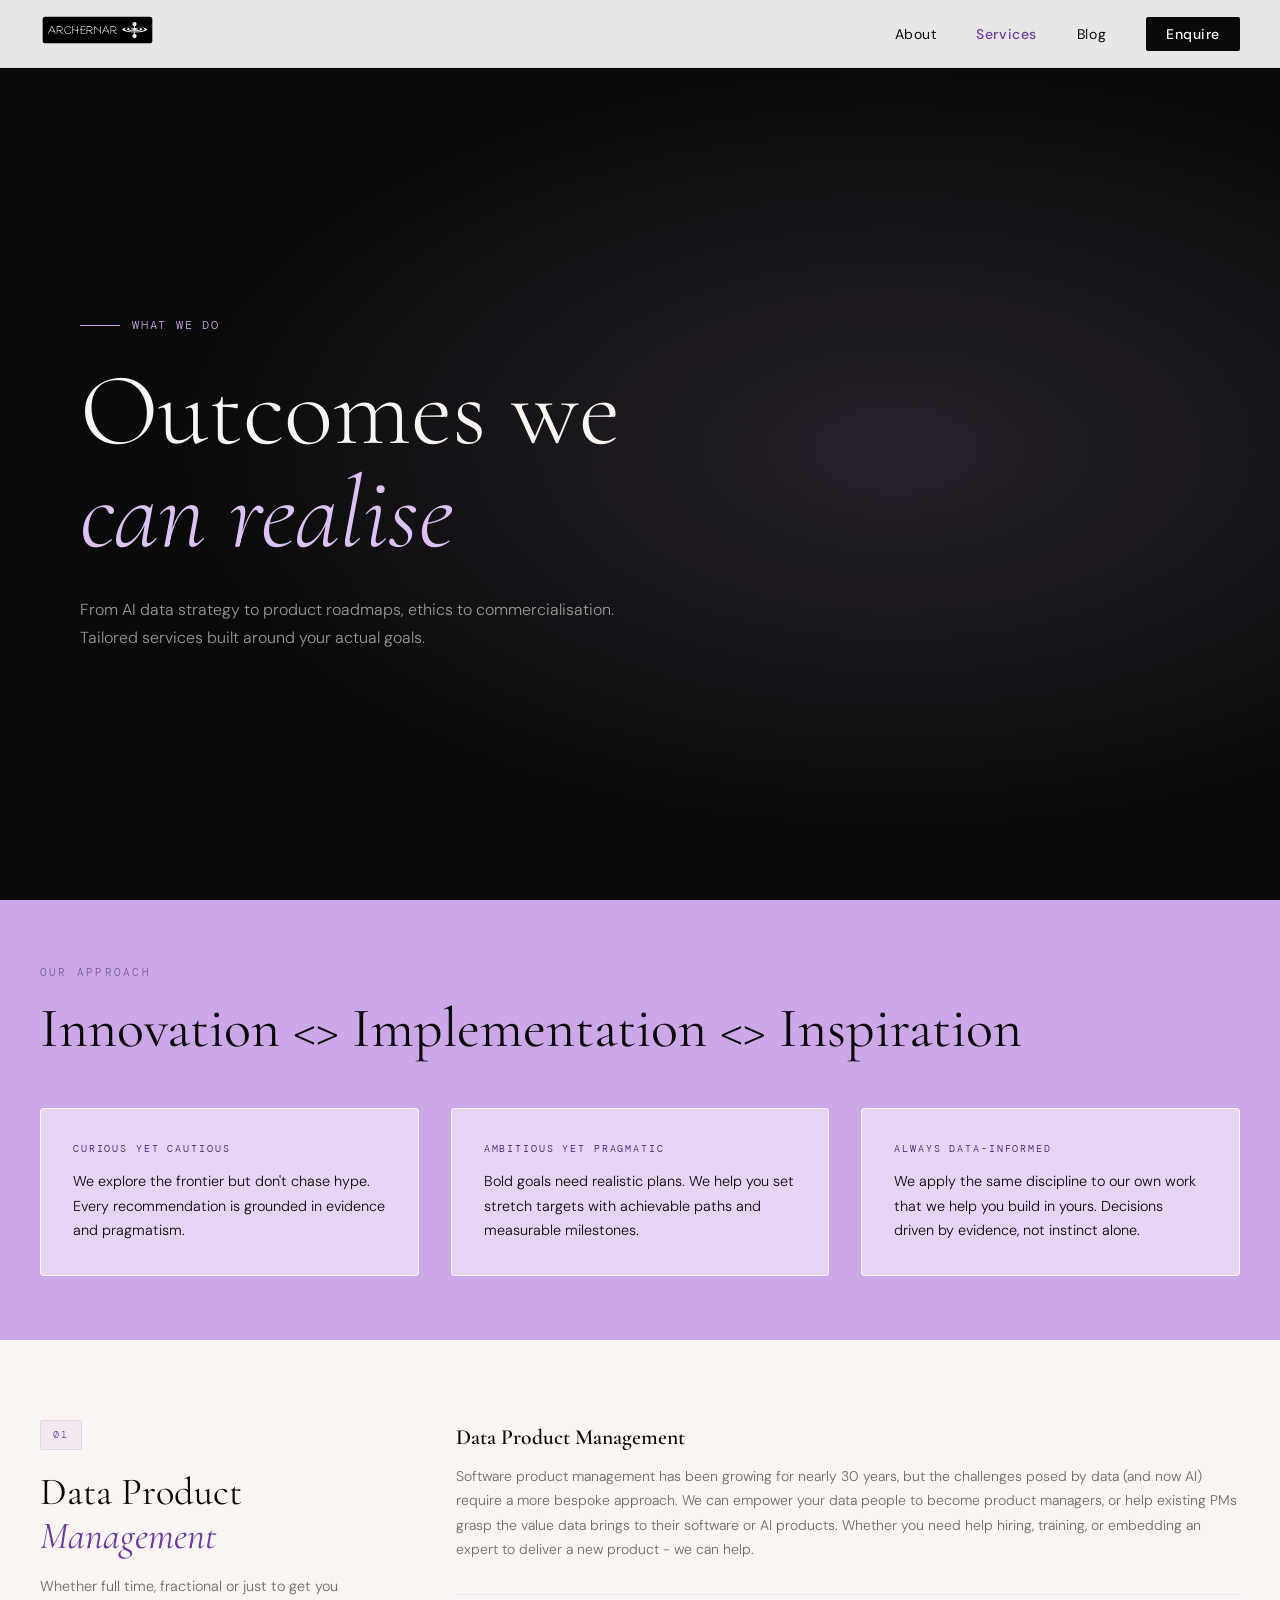
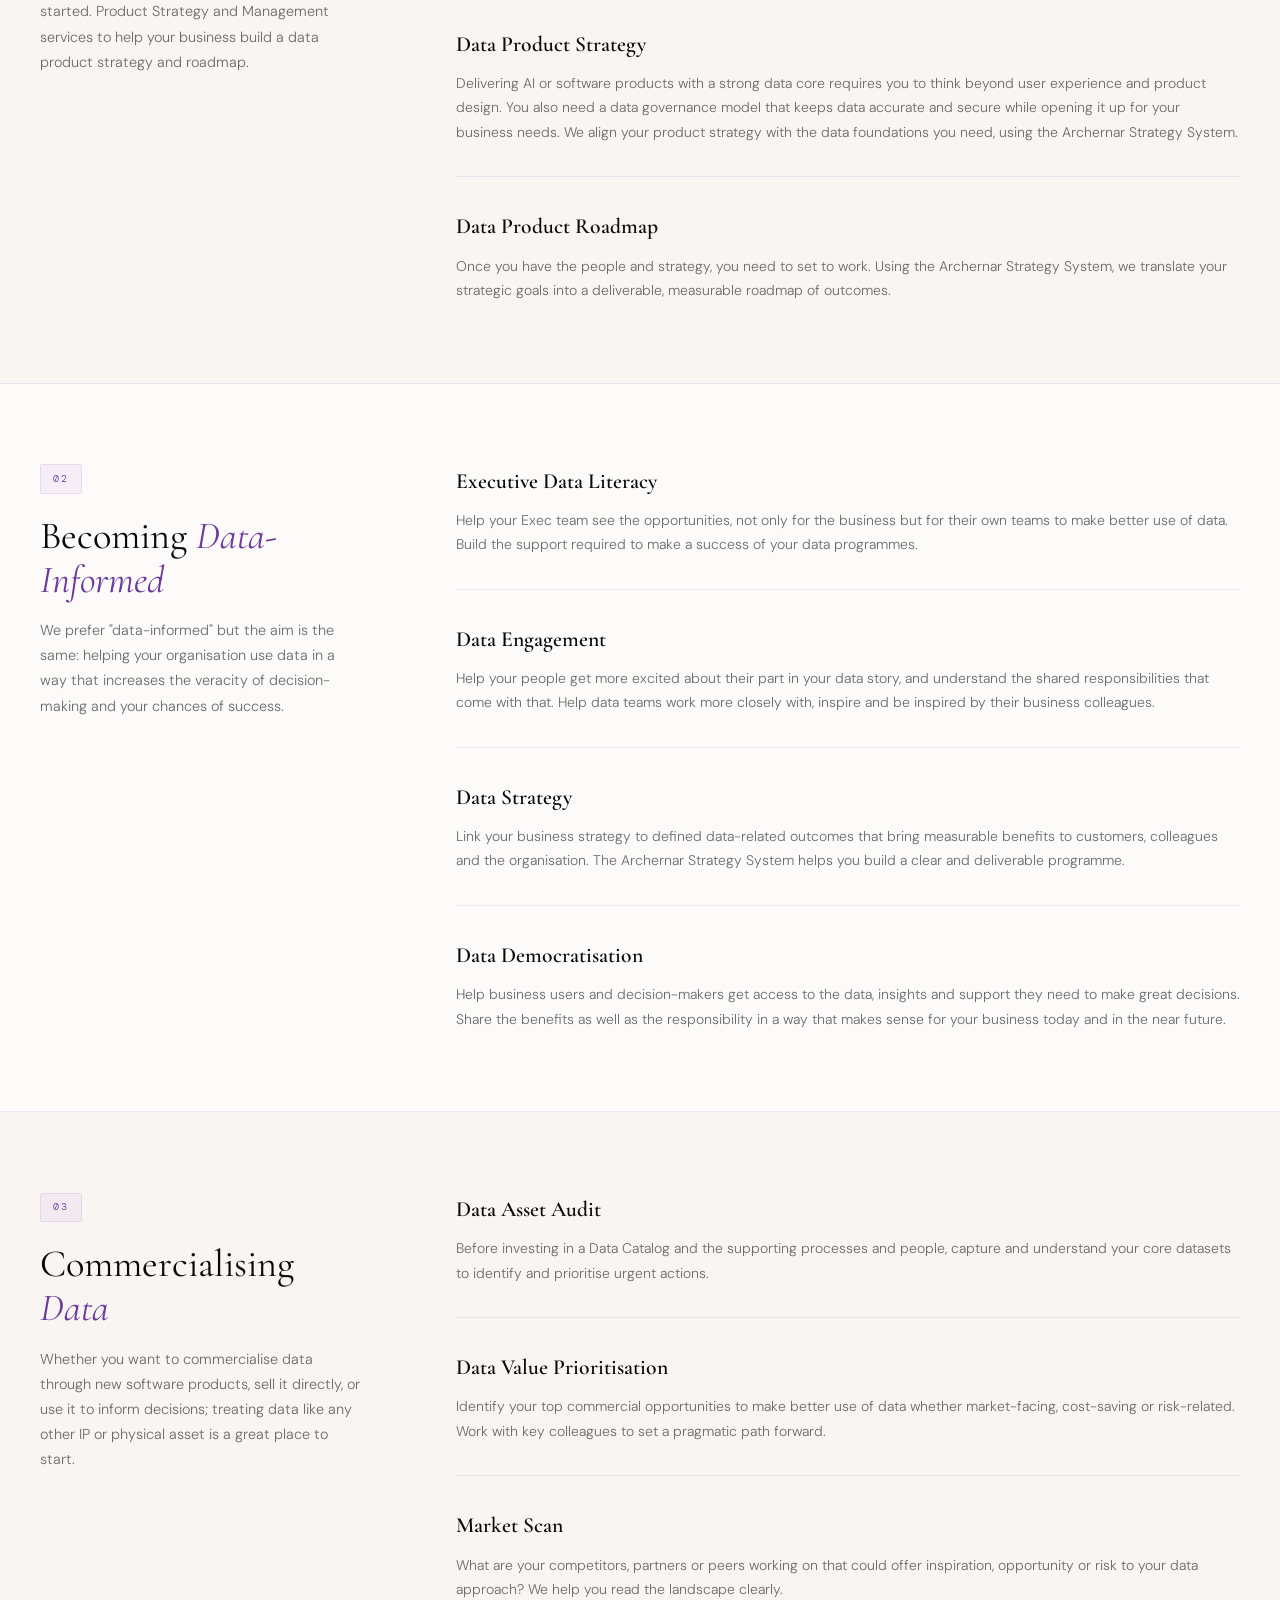
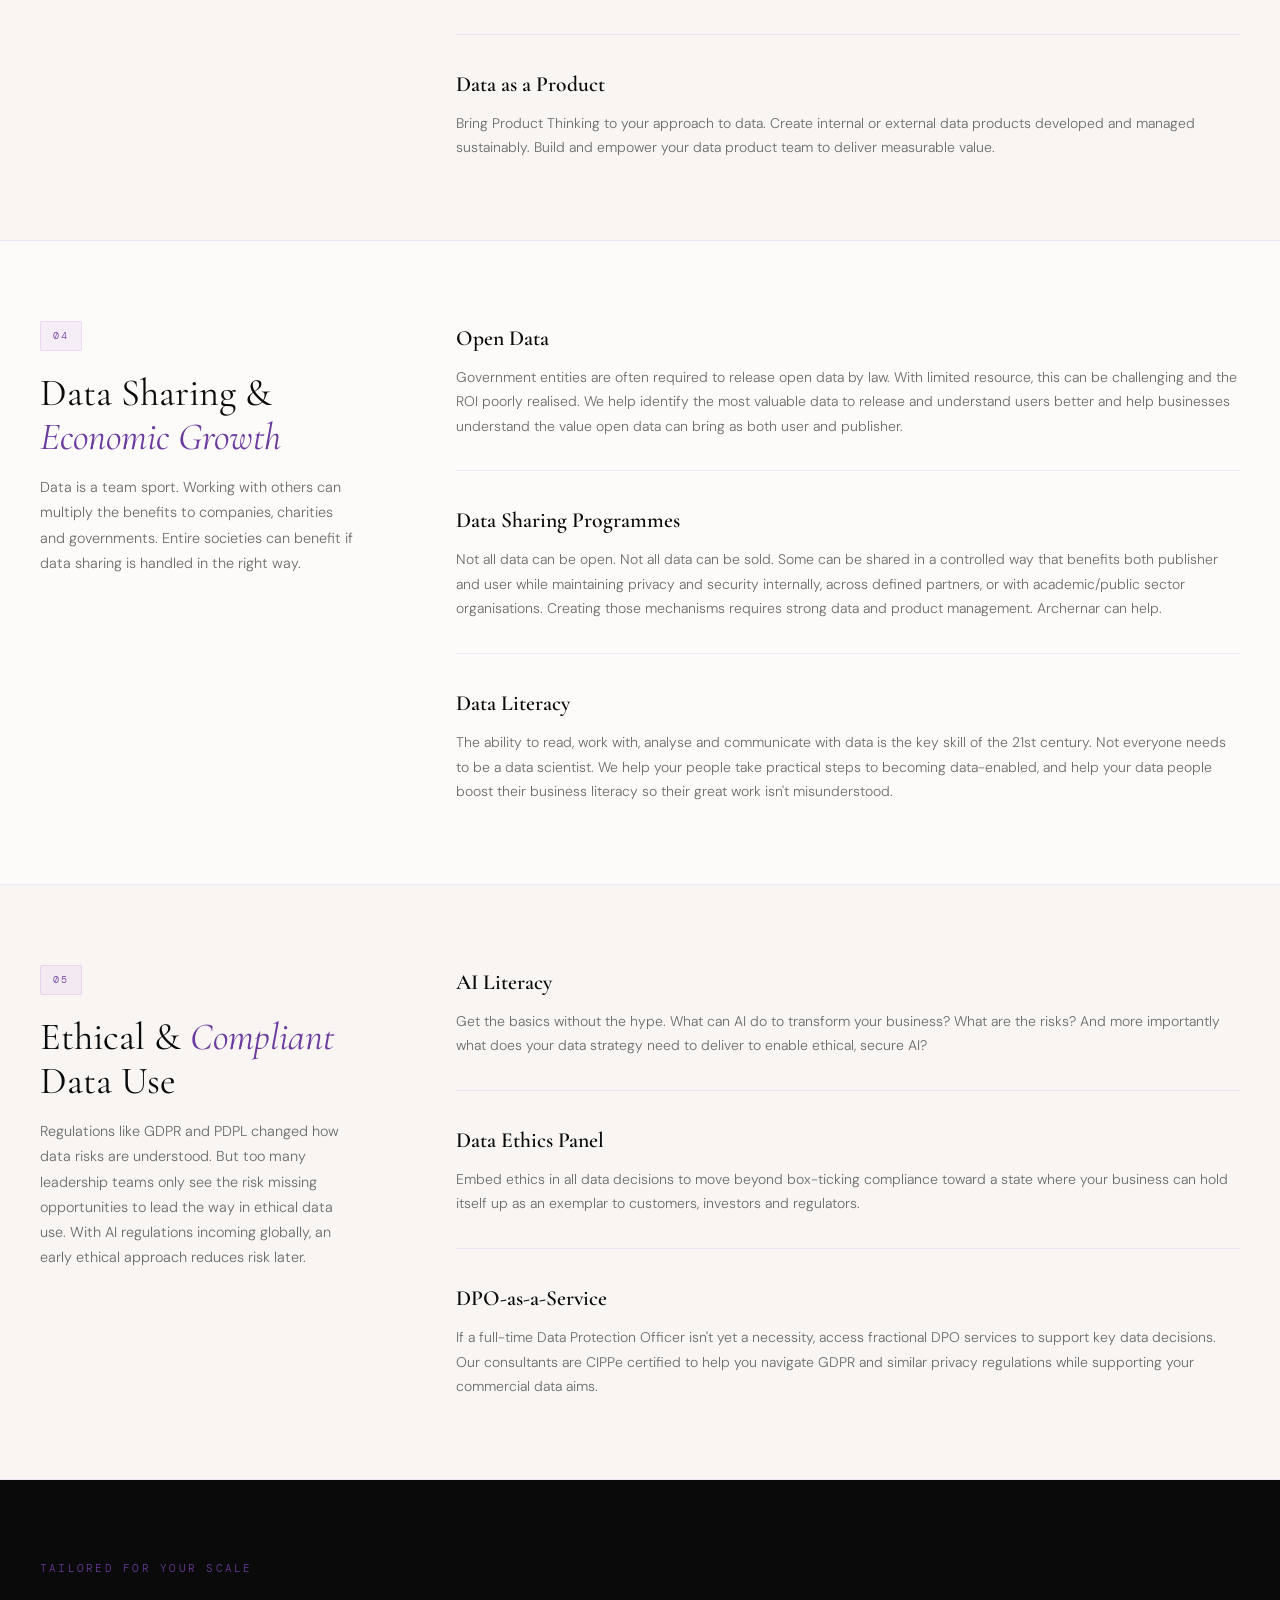
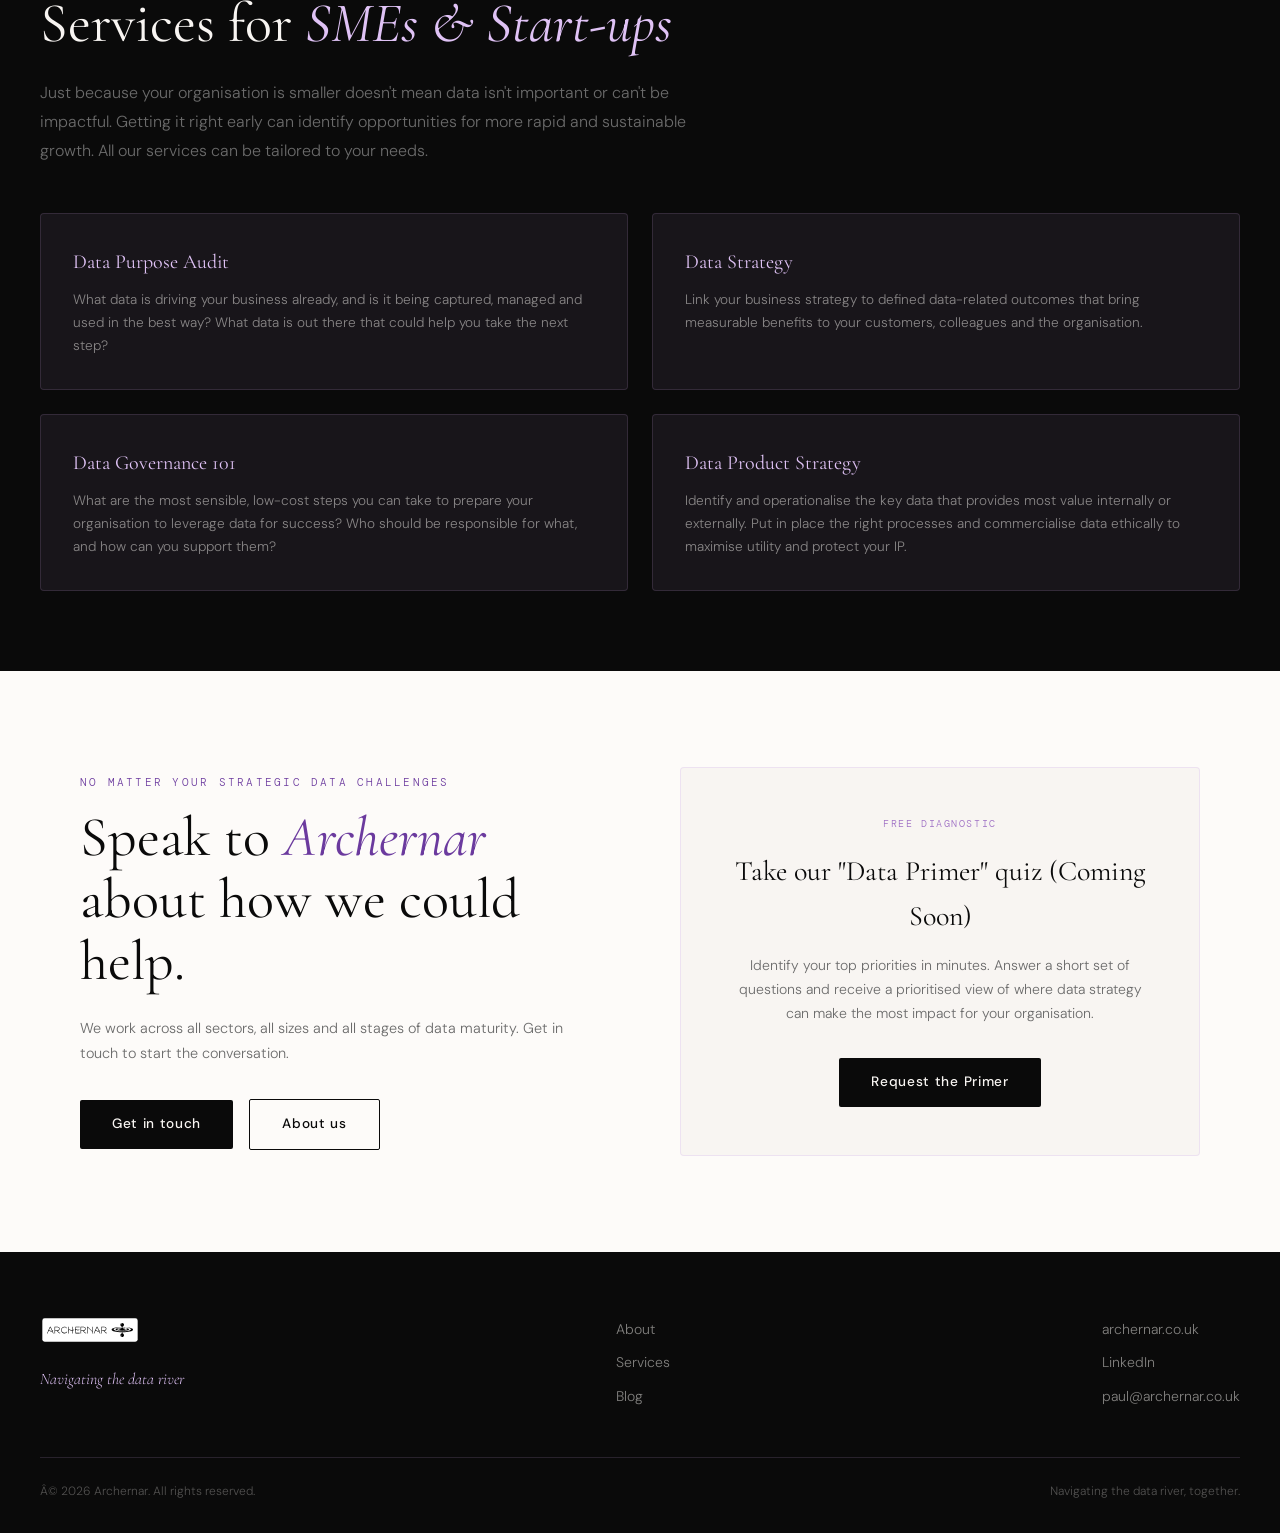
<file: services.html>
<!DOCTYPE html>
<html lang="en">
<head>
  <!-- Google tag (gtag.js) -->
<script async src="https://www.googletagmanager.com/gtag/js?id=G-QQVH4RZPXK"></script>
<script>
  window.dataLayer = window.dataLayer || [];
  function gtag(){dataLayer.push(arguments);}
  gtag('js', new Date());

  gtag('config', 'G-QQVH4RZPXK');
</script>
  <meta charset="UTF-8" />
  <meta name="viewport" content="width=device-width, initial-scale=1.0" />
  <title>Services Archernar</title>
  <meta name="description" content="Archernar services: Data Product Management, becoming data-driven, commercialising data, ethical data use and more." />
  <link rel="stylesheet" href="style.css" />
  <link rel="icon" type="image/png" href="favicon.png" />
  <style>

    /* ââ SERVICE HERO ââ */
    .service-intro {
      background: var(--off-white);
      padding: 4rem 2.5rem 3rem;
    }

    /* ââ SERVICE CATEGORIES ââ */
    .service-category {
      padding: 5rem 2.5rem;
      border-bottom: 1px solid var(--border);
    }

    .service-category:nth-child(even) {
      background: var(--off-white);
    }

    .service-category-inner {
      max-width: 1200px;
      margin: 0 auto;
      display: grid;
      grid-template-columns: 320px 1fr;
      gap: 6rem;
      align-items: start;
    }

    .service-meta {
      position: sticky;
      top: 90px;
    }

    .service-tag {
      display: inline-flex;
      align-items: center;
      gap: 0.5rem;
      font-family: 'DM Mono', monospace;
      font-size: 0.65rem;
      letter-spacing: 0.18em;
      text-transform: uppercase;
      background: rgba(204, 168, 233, 0.15);
      color: var(--purple-mid);
      padding: 0.35rem 0.75rem;
      border-radius: 2px;
      border: 1px solid rgba(204, 168, 233, 0.3);
      margin-bottom: 1.25rem;
    }

    .service-heading {
      font-family: 'Cormorant Garamond', serif;
      font-size: clamp(1.75rem, 3vw, 2.5rem);
      font-weight: 400;
      line-height: 1.15;
      color: var(--black);
      margin-bottom: 1rem;
    }

    .service-heading em {
      font-style: italic;
      color: var(--purple-mid);
    }

    .service-intro-text {
      font-size: 0.9rem;
      line-height: 1.75;
      color: var(--text-muted);
    }

    /* ââ SERVICE ITEMS ââ */
    .service-items {
      display: flex;
      flex-direction: column;
      gap: 0;
    }

    .service-item {
      padding: 2rem 0;
      border-bottom: 1px solid var(--border);
    }

    .service-item:first-child {
      padding-top: 0;
    }

    .service-item:last-child {
      border-bottom: none;
      padding-bottom: 0;
    }

    .service-item-title {
      font-family: 'Cormorant Garamond', serif;
      font-size: 1.35rem;
      font-weight: 600;
      color: var(--black);
      margin-bottom: 0.6rem;
    }

    .service-item-desc {
      font-size: 0.875rem;
      line-height: 1.75;
      color: var(--text-muted);
    }

    /* ââ APPROACH STRIP ââ */
    .approach-strip {
      background: var(--lavender);
      padding: 4rem 2.5rem;
    }

    .approach-inner {
      max-width: 1200px;
      margin: 0 auto;
    }

    .approach-grid {
      display: grid;
      grid-template-columns: repeat(3, 1fr);
      gap: 2rem;
      margin-top: 3rem;
    }

    .approach-cell {
      background: rgba(255,255,255,0.5);
      border: 1px solid rgba(255,255,255,0.8);
      border-radius: 4px;
      padding: 2rem;
    }

    .approach-cell-label {
      font-family: 'DM Mono', monospace;
      font-size: 0.65rem;
      letter-spacing: 0.18em;
      text-transform: uppercase;
      color: var(--purple-deep);
      margin-bottom: 0.75rem;
    }

    .approach-cell-text {
      font-size: 0.9rem;
      line-height: 1.7;
      color: var(--black);
    }

    /* ââ SME BLOCK ââ */
    .sme-block {
      background: var(--black);
      padding: 5rem 2.5rem;
    }

    .sme-inner {
      max-width: 1200px;
      margin: 0 auto;
    }

    .sme-grid {
      display: grid;
      grid-template-columns: repeat(2, 1fr);
      gap: 1.5rem;
      margin-top: 3rem;
    }

    .sme-card {
      background: rgba(204,168,233,0.07);
      border: 1px solid rgba(204,168,233,0.15);
      border-radius: 4px;
      padding: 2rem;
      transition: border-color 0.2s;
    }

    .sme-card:hover {
      border-color: rgba(204,168,233,0.4);
    }

    .sme-card-title {
      font-family: 'Cormorant Garamond', serif;
      font-size: 1.25rem;
      font-weight: 400;
      color: var(--lavender-light);
      margin-bottom: 0.6rem;
    }

    .sme-card-desc {
      font-size: 0.85rem;
      line-height: 1.7;
      color: rgba(248,245,242,0.5);
    }

    /* ââ CTA BLOCK ââ */
    .cta-block {
      padding: 6rem 2.5rem;
      max-width: 1200px;
      margin: 0 auto;
      display: grid;
      grid-template-columns: 1fr 1fr;
      gap: 5rem;
      align-items: center;
    }

    .cta-primer {
      background: var(--off-white);
      border: 1px solid var(--border);
      border-radius: 4px;
      padding: 3rem;
      text-align: center;
    }

    .primer-label {
      font-family: 'DM Mono', monospace;
      font-size: 0.65rem;
      letter-spacing: 0.15em;
      text-transform: uppercase;
      color: var(--lavender-dark);
      margin-bottom: 1rem;
    }

    .primer-title {
      font-family: 'Cormorant Garamond', serif;
      font-size: 1.75rem;
      font-weight: 400;
      margin-bottom: 1rem;
    }

    .primer-desc {
      font-size: 0.875rem;
      color: var(--text-muted);
      line-height: 1.7;
      margin-bottom: 2rem;
    }

    .btn-primary {
      display: inline-block;
      background: var(--black);
      color: var(--off-white);
      text-decoration: none;
      padding: 0.85rem 2rem;
      font-size: 0.85rem;
      font-weight: 500;
      letter-spacing: 0.05em;
      border-radius: 2px;
      transition: background 0.2s;
    }

    .btn-primary:hover {
      background: var(--purple-deep);
    }

    .btn-outline {
      display: inline-block;
      background: transparent;
      color: var(--black);
      text-decoration: none;
      padding: 0.85rem 2rem;
      font-size: 0.85rem;
      font-weight: 500;
      letter-spacing: 0.05em;
      border-radius: 2px;
      border: 1px solid var(--black);
      transition: all 0.2s;
      margin-left: 0.75rem;
    }

    .btn-outline:hover {
      background: var(--black);
      color: var(--off-white);
    }

    @media (max-width: 900px) {
      .service-category-inner { grid-template-columns: 1fr; gap: 2.5rem; }
      .service-meta { position: static; }
      .approach-grid { grid-template-columns: 1fr; }
      .sme-grid { grid-template-columns: 1fr; }
      .cta-block { grid-template-columns: 1fr; gap: 3rem; }
    }
  </style>
</head>
<body>

  <!-- NAV -->
  <nav>
    <a href="index.html">
      <img src="logo-black.svg" alt="Archernar" class="nav-logo" />
    </a>
    <ul class="nav-links">
      <li><a href="about.html">About</a></li>
      <li><a href="services.html" class="active">Services</a></li>
      <li><a href="blog.html">Blog</a></li>
      <li><a href="mailto:paul@archernar.co.uk" class="nav-cta">Enquire</a></li>
    </ul>
  </nav>

  <!-- HERO -->
  <div class="hero">
    <div class="hero-bg"></div>
    <div class="hero-content">
      <p class="hero-eyebrow fade-up fade-up-1">What we do</p>
      <h1 class="hero-title fade-up fade-up-2">
        Outcomes we<br /><em>can realise</em>
      </h1>
      <p class="hero-subtitle fade-up fade-up-3">
        From AI data strategy to product roadmaps, ethics to commercialisation. Tailored services built around your actual goals.
      </p>
    </div>
  </div>

  <!-- APPROACH STRIP -->
  <div class="approach-strip">
    <div class="approach-inner">
      <p class="section-label" style="color:rgba(61,31,107,0.6);">Our approach</p>
      <h2 class="section-title">Innovation &lt;&gt; Implementation &lt;&gt; Inspiration</h2>
      <div class="approach-grid">
        <div class="approach-cell">
          <p class="approach-cell-label">Curious yet cautious</p>
          <p class="approach-cell-text">We explore the frontier but don't chase hype. Every recommendation is grounded in evidence and pragmatism.</p>
        </div>
        <div class="approach-cell">
          <p class="approach-cell-label">Ambitious yet pragmatic</p>
          <p class="approach-cell-text">Bold goals need realistic plans. We help you set stretch targets with achievable paths and measurable milestones.</p>
        </div>
        <div class="approach-cell">
          <p class="approach-cell-label">Always data-informed</p>
          <p class="approach-cell-text">We apply the same discipline to our own work that we help you build in yours. Decisions driven by evidence, not instinct alone.</p>
        </div>
      </div>
    </div>
  </div>

  <!-- SERVICE 1: DATA PRODUCT MANAGEMENT -->
  <div class="service-category">
    <div class="service-category-inner">
      <div class="service-meta">
        <span class="service-tag">01</span>
        <h2 class="service-heading">Data Product <em>Management</em></h2>
        <p class="service-intro-text">
          Whether full time, fractional or just to get you started. Product Strategy and Management services to help your business build a data product strategy and roadmap.
        </p>
      </div>
      <div class="service-items">
        <div class="service-item">
          <h3 class="service-item-title">Data Product Management</h3>
          <p class="service-item-desc">Software product management has been growing for nearly 30 years, but the challenges posed by data (and now AI) require a more bespoke approach. We can empower your data people to become product managers, or help existing PMs grasp the value data brings to their software or AI products. Whether you need help hiring, training, or embedding an expert to deliver a new product - we can help.</p>
        </div>
        <div class="service-item">
          <h3 class="service-item-title">Data Product Strategy</h3>
          <p class="service-item-desc">Delivering AI or software products with a strong data core requires you to think beyond user experience and product design. You also need a data governance model that keeps data accurate and secure while opening it up for your business needs. We align your product strategy with the data foundations you need, using the Archernar Strategy System.</p>
        </div>
        <div class="service-item">
          <h3 class="service-item-title">Data Product Roadmap</h3>
          <p class="service-item-desc">Once you have the people and strategy, you need to set to work. Using the Archernar Strategy System, we translate your strategic goals into a deliverable, measurable roadmap of outcomes.</p>
        </div>
      </div>
    </div>
  </div>

  <!-- SERVICE 2: BECOMING DATA DRIVEN -->
  <div class="service-category">
    <div class="service-category-inner">
      <div class="service-meta">
        <span class="service-tag">02</span>
        <h2 class="service-heading">Becoming <em>Data-Informed</em></h2>
        <p class="service-intro-text">
          We prefer "data-informed" but the aim is the same: helping your organisation use data in a way that increases the veracity of decision-making and your chances of success.
        </p>
      </div>
      <div class="service-items">
        <div class="service-item">
          <h3 class="service-item-title">Executive Data Literacy</h3>
          <p class="service-item-desc">Help your Exec team see the opportunities, not only for the business but for their own teams to make better use of data. Build the support required to make a success of your data programmes.</p>
        </div>
        <div class="service-item">
          <h3 class="service-item-title">Data Engagement</h3>
          <p class="service-item-desc">Help your people get more excited about their part in your data story, and understand the shared responsibilities that come with that. Help data teams work more closely with, inspire and be inspired by their business colleagues.</p>
        </div>
        <div class="service-item">
          <h3 class="service-item-title">Data Strategy</h3>
          <p class="service-item-desc">Link your business strategy to defined data-related outcomes that bring measurable benefits to customers, colleagues and the organisation. The Archernar Strategy System helps you build a clear and deliverable programme.</p>
        </div>
        <div class="service-item">
          <h3 class="service-item-title">Data Democratisation</h3>
          <p class="service-item-desc">Help business users and decision-makers get access to the data, insights and support they need to make great decisions. Share the benefits as well as the responsibility in a way that makes sense for your business today and in the near future.</p>
        </div>
      </div>
    </div>
  </div>

  <!-- SERVICE 3: COMMERCIALISING DATA -->
  <div class="service-category">
    <div class="service-category-inner">
      <div class="service-meta">
        <span class="service-tag">03</span>
        <h2 class="service-heading">Commercialising <em>Data</em></h2>
        <p class="service-intro-text">
          Whether you want to commercialise data through new software products, sell it directly, or use it to inform decisions; treating data like any other IP or physical asset is a great place to start.
        </p>
      </div>
      <div class="service-items">
        <div class="service-item">
          <h3 class="service-item-title">Data Asset Audit</h3>
          <p class="service-item-desc">Before investing in a Data Catalog and the supporting processes and people, capture and understand your core datasets to identify and prioritise urgent actions.</p>
        </div>
        <div class="service-item">
          <h3 class="service-item-title">Data Value Prioritisation</h3>
          <p class="service-item-desc">Identify your top commercial opportunities to make better use of data whether market-facing, cost-saving or risk-related. Work with key colleagues to set a pragmatic path forward.</p>
        </div>
        <div class="service-item">
          <h3 class="service-item-title">Market Scan</h3>
          <p class="service-item-desc">What are your competitors, partners or peers working on that could offer inspiration, opportunity or risk to your data approach? We help you read the landscape clearly.</p>
        </div>
        <div class="service-item">
          <h3 class="service-item-title">Data as a Product</h3>
          <p class="service-item-desc">Bring Product Thinking to your approach to data. Create internal or external data products developed and managed sustainably. Build and empower your data product team to deliver measurable value.</p>
        </div>
      </div>
    </div>
  </div>

  <!-- SERVICE 4: DATA SHARING -->
  <div class="service-category">
    <div class="service-category-inner">
      <div class="service-meta">
        <span class="service-tag">04</span>
        <h2 class="service-heading">Data Sharing &amp; <em>Economic Growth</em></h2>
        <p class="service-intro-text">
          Data is a team sport. Working with others can multiply the benefits to companies, charities and governments. Entire societies can benefit if data sharing is handled in the right way.
        </p>
      </div>
      <div class="service-items">
        <div class="service-item">
          <h3 class="service-item-title">Open Data</h3>
          <p class="service-item-desc">Government entities are often required to release open data by law. With limited resource, this can be challenging and the ROI poorly realised. We help identify the most valuable data to release and understand users better and help businesses understand the value open data can bring as both user and publisher.</p>
        </div>
        <div class="service-item">
          <h3 class="service-item-title">Data Sharing Programmes</h3>
          <p class="service-item-desc">Not all data can be open. Not all data can be sold. Some can be shared in a controlled way that benefits both publisher and user while maintaining privacy and security internally, across defined partners, or with academic/public sector organisations. Creating those mechanisms requires strong data and product management. Archernar can help.</p>
        </div>
        <div class="service-item">
          <h3 class="service-item-title">Data Literacy</h3>
          <p class="service-item-desc">The ability to read, work with, analyse and communicate with data is the key skill of the 21st century. Not everyone needs to be a data scientist. We help your people take practical steps to becoming data-enabled, and help your data people boost their business literacy so their great work isn't misunderstood.</p>
        </div>
      </div>
    </div>
  </div>

  <!-- SERVICE 5: ETHICS & COMPLIANCE -->
  <div class="service-category">
    <div class="service-category-inner">
      <div class="service-meta">
        <span class="service-tag">05</span>
        <h2 class="service-heading">Ethical &amp; <em>Compliant</em> Data Use</h2>
        <p class="service-intro-text">
          Regulations like GDPR and PDPL changed how data risks are understood. But too many leadership teams only see the risk missing opportunities to lead the way in ethical data use. With AI regulations incoming globally, an early ethical approach reduces risk later.
        </p>
      </div>
      <div class="service-items">
        <div class="service-item">
          <h3 class="service-item-title">AI Literacy</h3>
          <p class="service-item-desc">Get the basics without the hype. What can AI do to transform your business? What are the risks? And more importantly what does your data strategy need to deliver to enable ethical, secure AI?</p>
        </div>
        <div class="service-item">
          <h3 class="service-item-title">Data Ethics Panel</h3>
          <p class="service-item-desc">Embed ethics in all data decisions to move beyond box-ticking compliance toward a state where your business can hold itself up as an exemplar to customers, investors and regulators.</p>
        </div>
        <div class="service-item">
          <h3 class="service-item-title">DPO-as-a-Service</h3>
          <p class="service-item-desc">If a full-time Data Protection Officer isn't yet a necessity, access fractional DPO services to support key data decisions. Our consultants are CIPPe certified to help you navigate GDPR and similar privacy regulations while supporting your commercial data aims.</p>
        </div>
      </div>
    </div>
  </div>

  <!-- SME BLOCK -->
  <div class="sme-block">
    <div class="sme-inner">
      <p class="section-label">Tailored for your scale</p>
      <h2 class="section-title" style="color:var(--off-white);">Services for <em style="color:var(--lavender-light);">SMEs &amp; Start-ups</em></h2>
      <p class="section-body">Just because your organisation is smaller doesn't mean data isn't important or can't be impactful. Getting it right early can identify opportunities for more rapid and sustainable growth. All our services can be tailored to your needs.</p>
      <div class="sme-grid">
        <div class="sme-card">
          <h3 class="sme-card-title">Data Purpose Audit</h3>
          <p class="sme-card-desc">What data is driving your business already, and is it being captured, managed and used in the best way? What data is out there that could help you take the next step?</p>
        </div>
        <div class="sme-card">
          <h3 class="sme-card-title">Data Strategy</h3>
          <p class="sme-card-desc">Link your business strategy to defined data-related outcomes that bring measurable benefits to your customers, colleagues and the organisation.</p>
        </div>
        <div class="sme-card">
          <h3 class="sme-card-title">Data Governance 101</h3>
          <p class="sme-card-desc">What are the most sensible, low-cost steps you can take to prepare your organisation to leverage data for success? Who should be responsible for what, and how can you support them?</p>
        </div>
        <div class="sme-card">
          <h3 class="sme-card-title">Data Product Strategy</h3>
          <p class="sme-card-desc">Identify and operationalise the key data that provides most value internally or externally. Put in place the right processes and commercialise data ethically to maximise utility and protect your IP.</p>
        </div>
      </div>
    </div>
  </div>

  <!-- CTA -->
  <div class="cta-block">
    <div>
      <p class="section-label">No matter your strategic data challenges</p>
      <h2 class="section-title">Speak to <em>Archernar</em> about how we could help.</h2>
      <p style="color:var(--text-muted);font-size:0.9rem;line-height:1.75;margin-bottom:2rem;">
        We work across all sectors, all sizes and all stages of data maturity. Get in touch to start the conversation.
      </p>
      <a href="mailto:paul@archernar.co.uk" class="btn-primary">Get in touch</a>
      <a href="about.html" class="btn-outline">About us</a>
    </div>
    <div class="cta-primer">
      <p class="primer-label">Free diagnostic</p>
      <h3 class="primer-title">Take our "Data Primer" quiz (Coming Soon)</h3>
      <p class="primer-desc">Identify your top priorities in minutes. Answer a short set of questions and receive a prioritised view of where data strategy can make the most impact for your organisation.</p>
      <a href="mailto:paul@archernar.co.uk?subject=Data Primer Quiz" class="btn-primary">Request the Primer</a>
    </div>
  </div>

  <!-- FOOTER -->
  <footer>
    <div class="footer-inner">
      <div>
        <img src="logo-white.svg" alt="Archernar" class="footer-logo" />
        <p class="footer-tagline">Navigating the data river</p>
      </div>
      <ul class="footer-links">
        <li><a href="about.html">About</a></li>
        <li><a href="services.html">Services</a></li>
        <li><a href="blog.html">Blog</a></li>
      </ul>
      <ul class="footer-links">
        <li><a href="https://archernar.co.uk" target="_blank">archernar.co.uk</a></li>
        <li><a href="https://www.linkedin.com/company/archernar" target="_blank">LinkedIn</a></li>
        <li><a href="mailto:paul@archernar.co.uk">paul@archernar.co.uk</a></li>
      </ul>
    </div>
    <div class="footer-bottom">
      <span>Â© 2026 Archernar. All rights reserved.</span>
      <span>Navigating the data river, together.</span>
    </div>
  </footer>

</body>
</html>
</file>
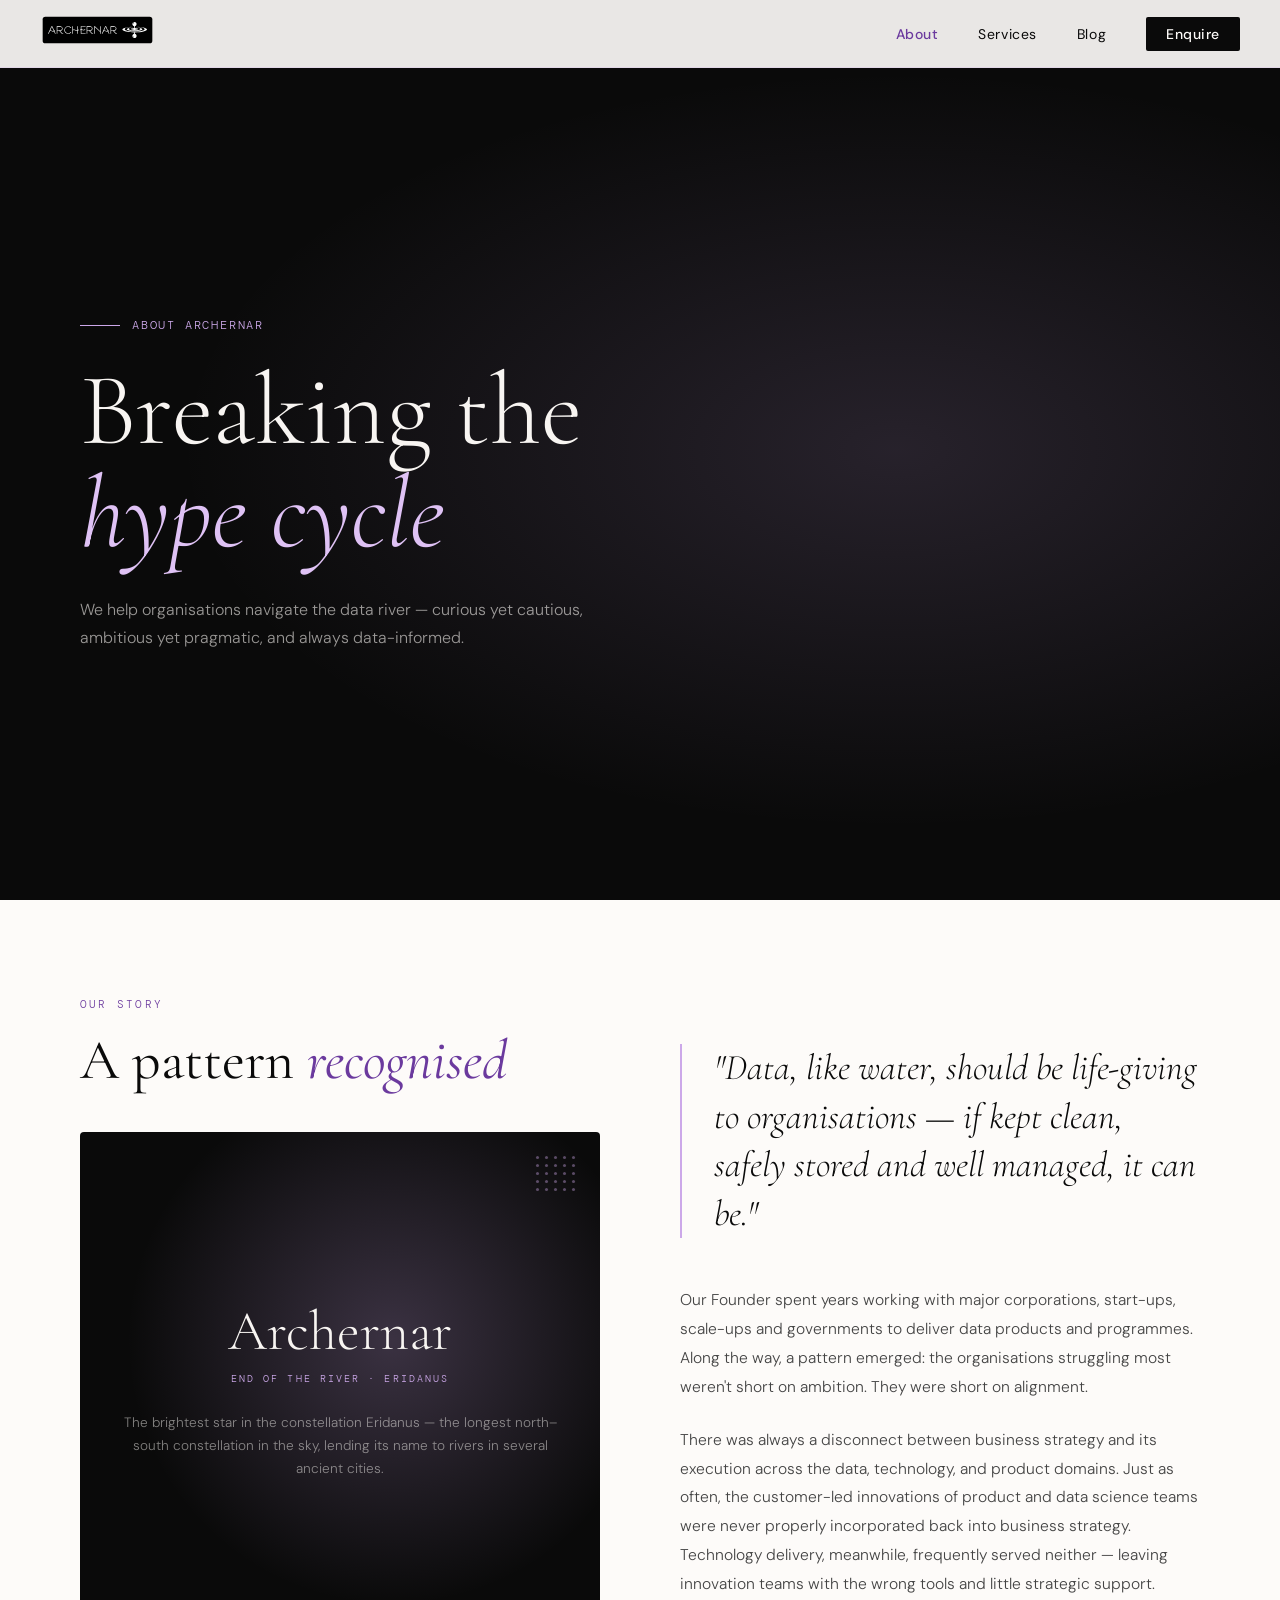
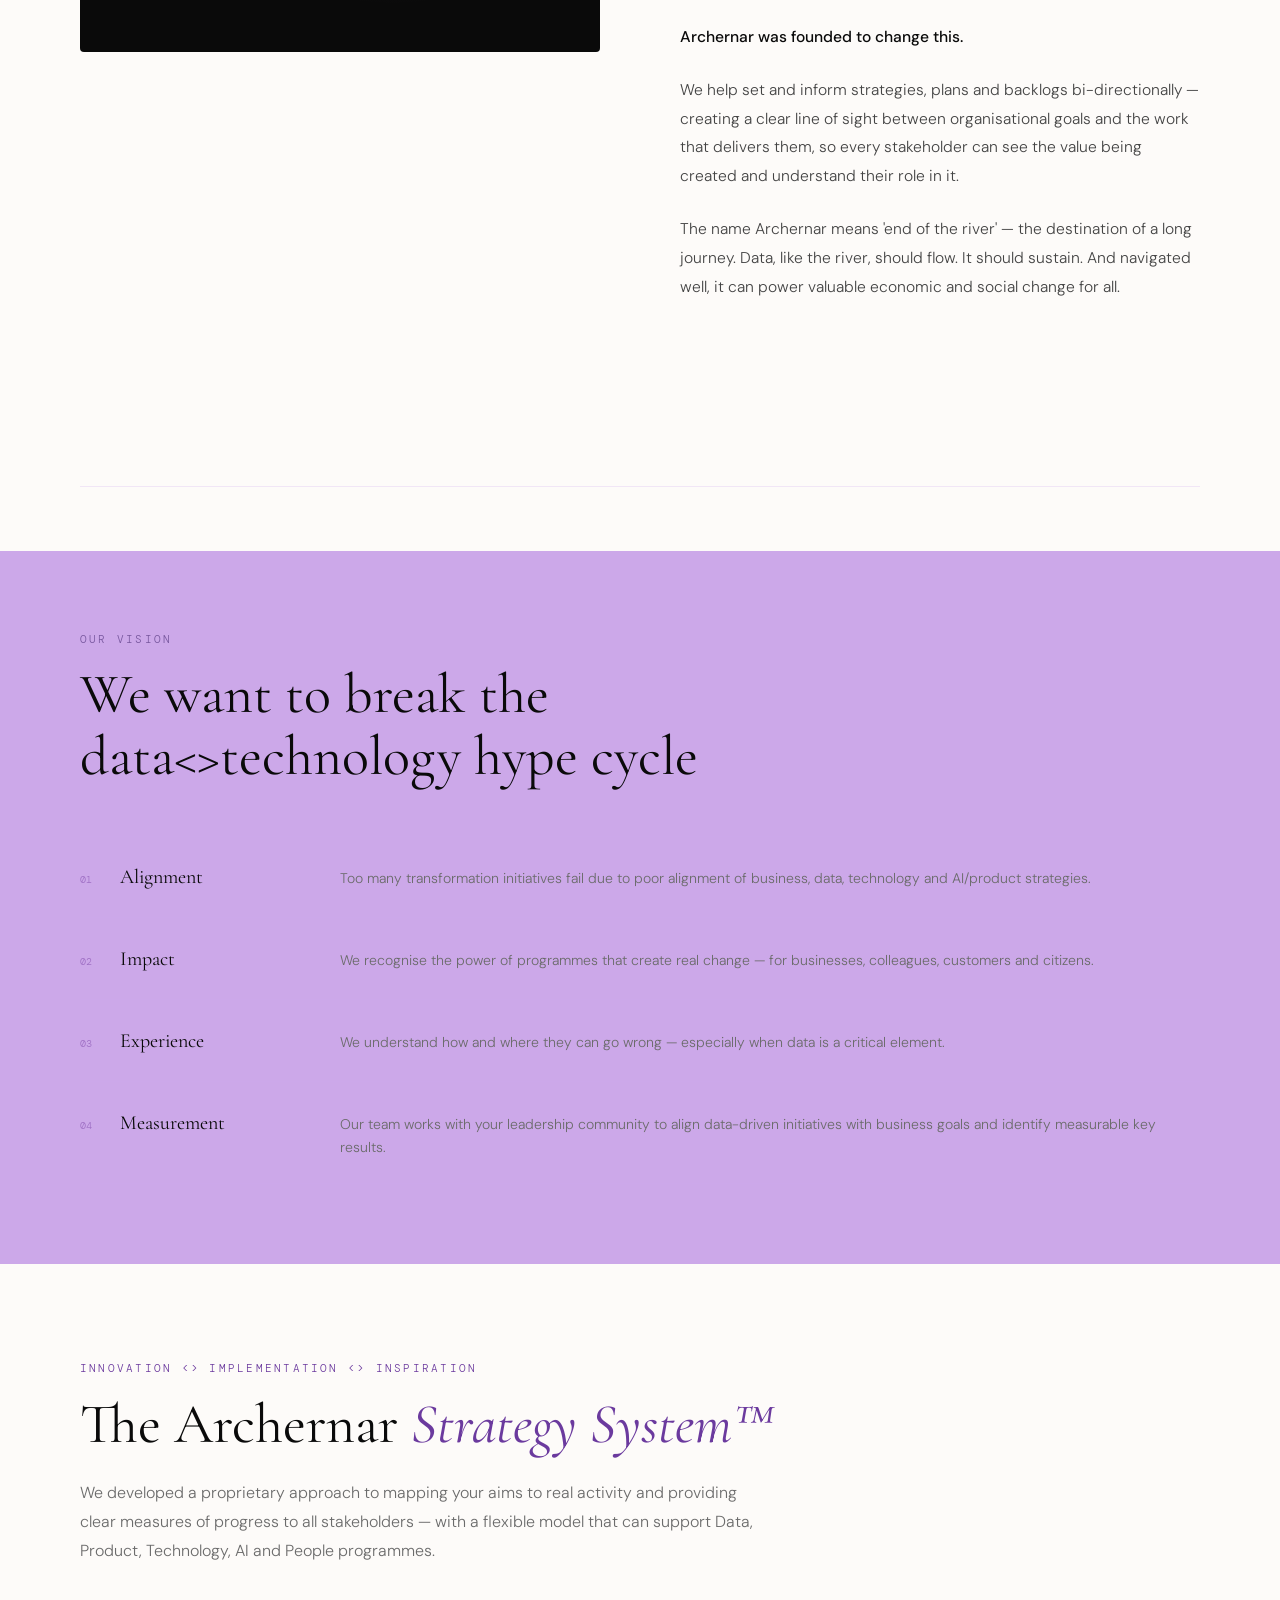
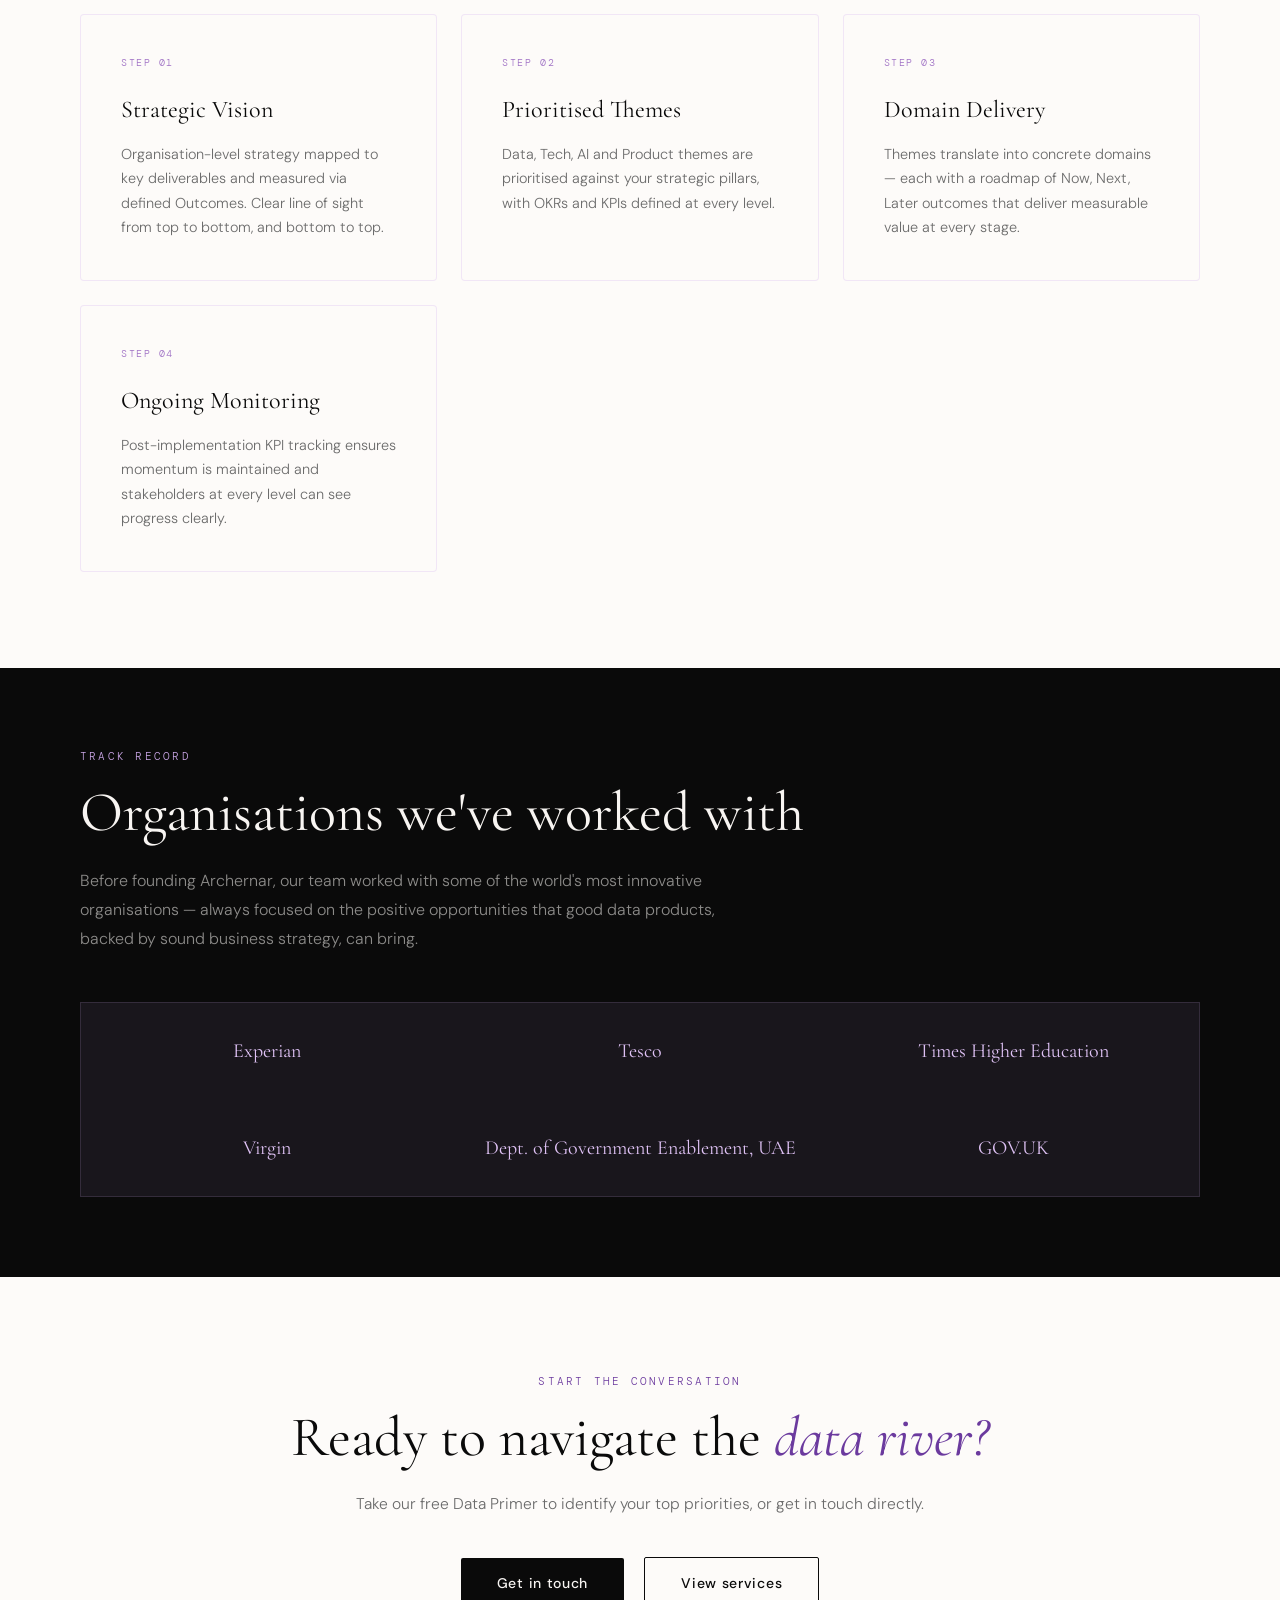
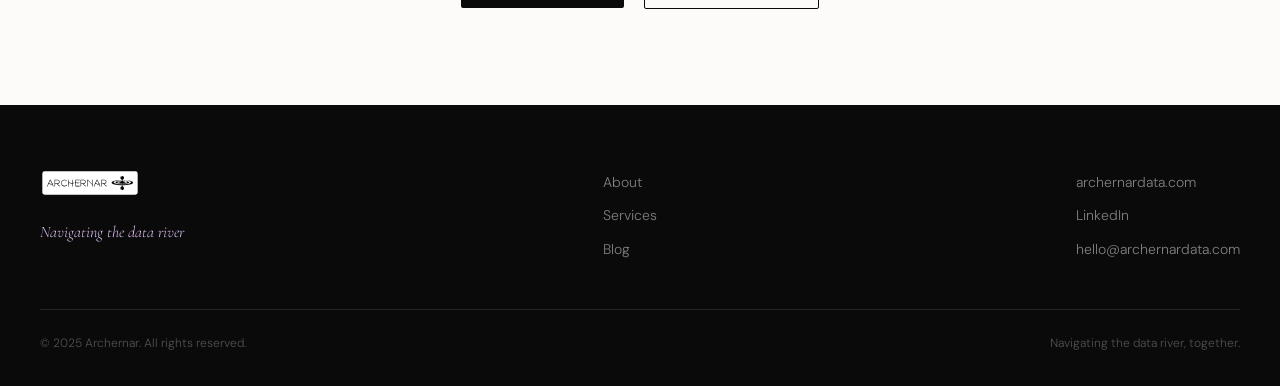
<file: archernar/about.html>
<!DOCTYPE html>
<html lang="en">
<head>
  <meta charset="UTF-8" />
  <meta name="viewport" content="width=device-width, initial-scale=1.0" />
  <title>About — Archernar</title>
  <meta name="description" content="Archernar helps organisations break the data-technology hype cycle and deliver sustainable, data-informed business change." />
  <link rel="stylesheet" href="style.css" />
  <style>
    /* ── ABOUT-SPECIFIC ── */

    .about-split {
      display: grid;
      grid-template-columns: 1fr 1fr;
      gap: 5rem;
      align-items: start;
    }

    .about-sticky {
      position: sticky;
      top: 100px;
    }

    .vision-quote {
      font-family: 'Cormorant Garamond', serif;
      font-size: clamp(1.5rem, 3vw, 2.25rem);
      font-weight: 300;
      font-style: italic;
      line-height: 1.35;
      color: var(--black);
      border-left: 2px solid var(--lavender);
      padding-left: 2rem;
      margin: 3rem 0;
    }

    .body-text p {
      font-size: 0.975rem;
      line-height: 1.85;
      color: #444;
      margin-bottom: 1.5rem;
    }

    .body-text strong {
      color: var(--black);
      font-weight: 500;
    }

    /* Timeline */
    .timeline {
      display: flex;
      flex-direction: column;
      gap: 2.5rem;
      margin-top: 3rem;
    }

    .timeline-item {
      display: grid;
      grid-template-columns: 80px 1fr;
      gap: 1.5rem;
      align-items: start;
    }

    .timeline-year {
      font-family: 'DM Mono', monospace;
      font-size: 0.7rem;
      letter-spacing: 0.1em;
      color: var(--lavender-dark);
      padding-top: 0.2rem;
    }

    .timeline-text {
      font-size: 0.9rem;
      line-height: 1.7;
      color: var(--text-muted);
      padding-bottom: 2.5rem;
      border-bottom: 1px solid var(--border);
    }

    .timeline-text strong {
      display: block;
      font-size: 1rem;
      font-family: 'Cormorant Garamond', serif;
      font-weight: 600;
      color: var(--black);
      margin-bottom: 0.4rem;
    }

    .timeline-item:last-child .timeline-text {
      border-bottom: none;
    }

    /* Clients */
    .client-grid {
      display: grid;
      grid-template-columns: repeat(3, 1fr);
      gap: 1px;
      background: var(--border);
      border: 1px solid var(--border);
      margin-top: 3rem;
    }

    .client-cell {
      background: var(--warm-white);
      padding: 2rem 1.5rem;
      display: flex;
      align-items: center;
      justify-content: center;
    }

    .client-name {
      font-family: 'Cormorant Garamond', serif;
      font-size: 1.25rem;
      font-weight: 400;
      color: var(--purple-mid);
      text-align: center;
    }

    /* Pillars */
    .pillar-list {
      display: flex;
      flex-direction: column;
      gap: 1px;
      margin-top: 2rem;
    }

    .pillar-item {
      display: flex;
      align-items: baseline;
      gap: 1.25rem;
      padding: 1.5rem 0;
      border-bottom: 1px solid var(--border);
    }

    .pillar-item:first-child {
      border-top: 1px solid var(--border);
    }

    .pillar-num {
      font-family: 'DM Mono', monospace;
      font-size: 0.65rem;
      color: var(--lavender-dark);
      min-width: 20px;
    }

    .pillar-name {
      font-family: 'Cormorant Garamond', serif;
      font-size: 1.25rem;
      font-weight: 400;
      color: var(--black);
      min-width: 200px;
    }

    .pillar-desc {
      font-size: 0.875rem;
      line-height: 1.65;
      color: var(--text-muted);
    }

    /* Star graphic */
    .star-graphic {
      width: 100%;
      aspect-ratio: 1;
      background: var(--black);
      border-radius: 4px;
      display: flex;
      align-items: center;
      justify-content: center;
      flex-direction: column;
      text-align: center;
      padding: 2.5rem;
      position: relative;
      overflow: hidden;
    }

    .star-graphic::before {
      content: '';
      position: absolute;
      inset: 0;
      background: radial-gradient(circle at 60% 40%, rgba(204,168,233,0.25) 0%, transparent 60%);
    }

    .star-name {
      font-family: 'Cormorant Garamond', serif;
      font-size: 3.5rem;
      font-weight: 300;
      color: var(--off-white);
      line-height: 1;
      position: relative;
    }

    .star-meaning {
      font-family: 'DM Mono', monospace;
      font-size: 0.65rem;
      letter-spacing: 0.2em;
      text-transform: uppercase;
      color: var(--lavender);
      margin-top: 0.75rem;
      position: relative;
    }

    .star-desc {
      font-size: 0.85rem;
      color: rgba(248,245,242,0.5);
      line-height: 1.7;
      margin-top: 1.5rem;
      position: relative;
    }

    /* dot decoration */
    .dot-field {
      position: absolute;
      top: 1.5rem;
      right: 1.5rem;
      display: grid;
      grid-template-columns: repeat(5, 4px);
      gap: 5px;
    }

    .dot-field span {
      width: 3px;
      height: 3px;
      border-radius: 50%;
      background: rgba(204,168,233,0.4);
      display: block;
    }

    @media (max-width: 900px) {
      .about-split { grid-template-columns: 1fr; }
      .about-sticky { position: static; }
      .client-grid { grid-template-columns: repeat(2, 1fr); }
      .pillar-item { flex-direction: column; gap: 0.5rem; }
    }

    @media (max-width: 600px) {
      .client-grid { grid-template-columns: 1fr; }
    }
  </style>
</head>
<body>

  <!-- NAV -->
  <nav>
    <a href="index.html">
      <img src="logo-black.svg" alt="Archernar" class="nav-logo" />
    </a>
    <ul class="nav-links">
      <li><a href="about.html" class="active">About</a></li>
      <li><a href="services.html">Services</a></li>
      <li><a href="blog.html">Blog</a></li>
      <li><a href="mailto:hello@archernardata.com" class="nav-cta">Enquire</a></li>
    </ul>
  </nav>

  <!-- HERO -->
  <div class="hero">
    <div class="hero-bg"></div>
    <div class="hero-content">
      <p class="hero-eyebrow fade-up fade-up-1">About Archernar</p>
      <h1 class="hero-title fade-up fade-up-2">
        Breaking the<br /><em>hype cycle</em>
      </h1>
      <p class="hero-subtitle fade-up fade-up-3">
        We help organisations navigate the data river — curious yet cautious,
        ambitious yet pragmatic, and always data-informed.
      </p>
    </div>
  </div>

  <!-- OUR STORY -->
  <section>
    <div class="about-split">
      <div class="about-sticky">
        <p class="section-label">Our story</p>
        <h2 class="section-title">A pattern <em>recognised</em></h2>
        <div class="star-graphic" style="margin-top:2.5rem;">
          <div class="dot-field">
            <span></span><span></span><span></span><span></span><span></span>
            <span></span><span></span><span></span><span></span><span></span>
            <span></span><span></span><span></span><span></span><span></span>
            <span></span><span></span><span></span><span></span><span></span>
            <span></span><span></span><span></span><span></span><span></span>
          </div>
          <span class="star-name">Archernar</span>
          <span class="star-meaning">End of the river · Eridanus</span>
          <p class="star-desc">
            The brightest star in the constellation Eridanus — the longest
            north–south constellation in the sky, lending its name to rivers
            in several ancient cities.
          </p>
        </div>
      </div>
      <div class="body-text">
        <blockquote class="vision-quote">
          "Data, like water, should be life-giving to organisations — if kept clean, safely stored and well managed, it can be."
        </blockquote>
        <p>
          Our Founder spent years working with major corporations, start-ups, scale-ups and governments to deliver data products and programmes. Along the way, a pattern emerged: the organisations struggling most weren't short on ambition. They were short on alignment.
        </p>
        <p>
          There was always a disconnect between business strategy and its execution across the data, technology, and product domains. Just as often, the customer-led innovations of product and data science teams were never properly incorporated back into business strategy. Technology delivery, meanwhile, frequently served neither — leaving innovation teams with the wrong tools and little strategic support.
        </p>
        <p>
          <strong>Archernar was founded to change this.</strong>
        </p>
        <p>
          We help set and inform strategies, plans and backlogs bi-directionally — creating a clear line of sight between organisational goals and the work that delivers them, so every stakeholder can see the value being created and understand their role in it.
        </p>
        <p>
          The name Archernar means 'end of the river' — the destination of a long journey. Data, like the river, should flow. It should sustain. And navigated well, it can power valuable economic and social change for all.
        </p>
      </div>
    </div>
  </section>

  <!-- DIVIDER -->
  <div style="max-width:1200px;margin:0 auto;padding:0 2.5rem;"><div class="divider"></div></div>

  <!-- VISION -->
  <div class="lavender-block">
    <div class="section-inner">
      <p class="section-label" style="color:rgba(61,31,107,0.6);">Our vision</p>
      <h2 class="section-title" style="max-width:700px;">We want to break the data&lt;&gt;technology hype cycle</h2>
      <div class="pillar-list" style="margin-top:3rem;">
        <div class="pillar-item">
          <span class="pillar-num">01</span>
          <span class="pillar-name">Alignment</span>
          <span class="pillar-desc">Too many transformation initiatives fail due to poor alignment of business, data, technology and AI/product strategies.</span>
        </div>
        <div class="pillar-item">
          <span class="pillar-num">02</span>
          <span class="pillar-name">Impact</span>
          <span class="pillar-desc">We recognise the power of programmes that create real change — for businesses, colleagues, customers and citizens.</span>
        </div>
        <div class="pillar-item">
          <span class="pillar-num">03</span>
          <span class="pillar-name">Experience</span>
          <span class="pillar-desc">We understand how and where they can go wrong — especially when data is a critical element.</span>
        </div>
        <div class="pillar-item">
          <span class="pillar-num">04</span>
          <span class="pillar-name">Measurement</span>
          <span class="pillar-desc">Our team works with your leadership community to align data-driven initiatives with business goals and identify measurable key results.</span>
        </div>
      </div>
    </div>
  </div>

  <!-- HOW WE WORK -->
  <section>
    <p class="section-label">Innovation &lt;&gt; Implementation &lt;&gt; Inspiration</p>
    <h2 class="section-title">The Archernar <em>Strategy System™</em></h2>
    <p class="section-body" style="margin-bottom:3rem;">
      We developed a proprietary approach to mapping your aims to real activity and providing clear measures of progress to all stakeholders — with a flexible model that can support Data, Product, Technology, AI and People programmes.
    </p>
    <div class="card-grid">
      <div class="card">
        <p class="card-number">STEP 01</p>
        <h3 class="card-title">Strategic Vision</h3>
        <p class="card-body">Organisation-level strategy mapped to key deliverables and measured via defined Outcomes. Clear line of sight from top to bottom, and bottom to top.</p>
      </div>
      <div class="card">
        <p class="card-number">STEP 02</p>
        <h3 class="card-title">Prioritised Themes</h3>
        <p class="card-body">Data, Tech, AI and Product themes are prioritised against your strategic pillars, with OKRs and KPIs defined at every level.</p>
      </div>
      <div class="card">
        <p class="card-number">STEP 03</p>
        <h3 class="card-title">Domain Delivery</h3>
        <p class="card-body">Themes translate into concrete domains — each with a roadmap of Now, Next, Later outcomes that deliver measurable value at every stage.</p>
      </div>
      <div class="card">
        <p class="card-number">STEP 04</p>
        <h3 class="card-title">Ongoing Monitoring</h3>
        <p class="card-body">Post-implementation KPI tracking ensures momentum is maintained and stakeholders at every level can see progress clearly.</p>
      </div>
    </div>
  </section>

  <!-- CLIENTS -->
  <div class="dark-block">
    <div class="section-inner">
      <p class="section-label">Track record</p>
      <h2 class="section-title">Organisations we've worked with</h2>
      <p class="section-body">
        Before founding Archernar, our team worked with some of the world's most innovative organisations — always focused on the positive opportunities that good data products, backed by sound business strategy, can bring.
      </p>
      <div class="client-grid" style="margin-top:3rem;background:rgba(204,168,233,0.08);border-color:rgba(204,168,233,0.15);">
        <div class="client-cell" style="background:transparent;">
          <span class="client-name" style="color:var(--lavender-light);">Experian</span>
        </div>
        <div class="client-cell" style="background:transparent;">
          <span class="client-name" style="color:var(--lavender-light);">Tesco</span>
        </div>
        <div class="client-cell" style="background:transparent;">
          <span class="client-name" style="color:var(--lavender-light);">Times Higher Education</span>
        </div>
        <div class="client-cell" style="background:transparent;">
          <span class="client-name" style="color:var(--lavender-light);">Virgin</span>
        </div>
        <div class="client-cell" style="background:transparent;">
          <span class="client-name" style="color:var(--lavender-light);">Dept. of Government Enablement, UAE</span>
        </div>
        <div class="client-cell" style="background:transparent;">
          <span class="client-name" style="color:var(--lavender-light);">GOV.UK</span>
        </div>
      </div>
    </div>
  </div>

  <!-- CTA -->
  <section style="text-align:center;">
    <p class="section-label" style="text-align:center;">Start the conversation</p>
    <h2 class="section-title" style="text-align:center;margin:0 auto 1.5rem;">
      Ready to navigate the <em>data river?</em>
    </h2>
    <p style="color:var(--text-muted);font-size:0.975rem;margin-bottom:2.5rem;">Take our free Data Primer to identify your top priorities, or get in touch directly.</p>
    <a href="mailto:hello@archernardata.com" style="display:inline-block;background:var(--black);color:var(--off-white);text-decoration:none;padding:0.85rem 2.25rem;font-size:0.875rem;font-weight:500;letter-spacing:0.05em;border-radius:2px;margin-right:1rem;transition:background 0.2s;" onmouseover="this.style.background='#3d1f6b'" onmouseout="this.style.background='#0a0a0a'">Get in touch</a>
    <a href="services.html" style="display:inline-block;background:transparent;color:var(--black);text-decoration:none;padding:0.85rem 2.25rem;font-size:0.875rem;font-weight:500;letter-spacing:0.05em;border-radius:2px;border:1px solid var(--black);transition:all 0.2s;" onmouseover="this.style.background='var(--black)';this.style.color='var(--off-white)'" onmouseout="this.style.background='transparent';this.style.color='var(--black)'">View services</a>
  </section>

  <!-- FOOTER -->
  <footer>
    <div class="footer-inner">
      <div>
        <img src="logo-white.svg" alt="Archernar" class="footer-logo" />
        <p class="footer-tagline">Navigating the data river</p>
      </div>
      <ul class="footer-links">
        <li><a href="about.html">About</a></li>
        <li><a href="services.html">Services</a></li>
        <li><a href="blog.html">Blog</a></li>
      </ul>
      <ul class="footer-links">
        <li><a href="https://archernardata.com" target="_blank">archernardata.com</a></li>
        <li><a href="https://linkedin.com" target="_blank">LinkedIn</a></li>
        <li><a href="mailto:hello@archernardata.com">hello@archernardata.com</a></li>
      </ul>
    </div>
    <div class="footer-bottom">
      <span>© 2025 Archernar. All rights reserved.</span>
      <span>Navigating the data river, together.</span>
    </div>
  </footer>

</body>
</html>
</file>
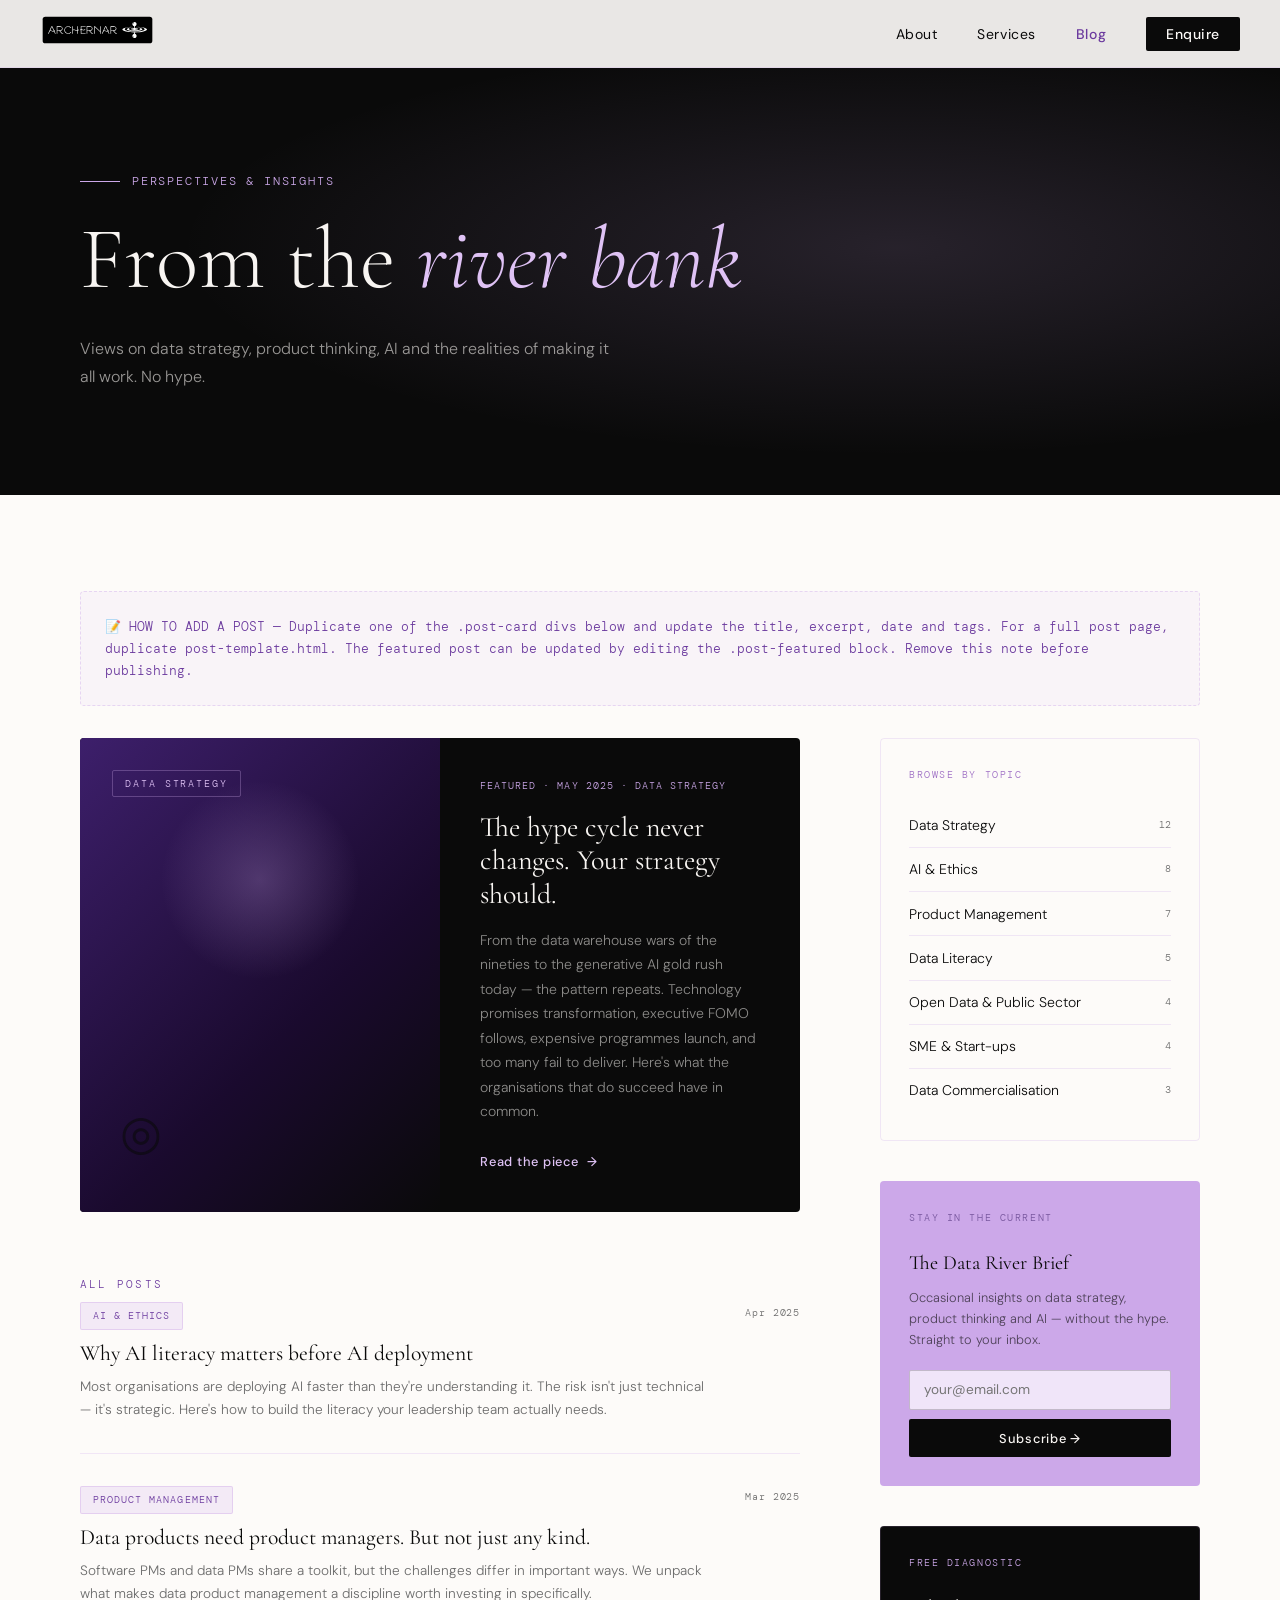
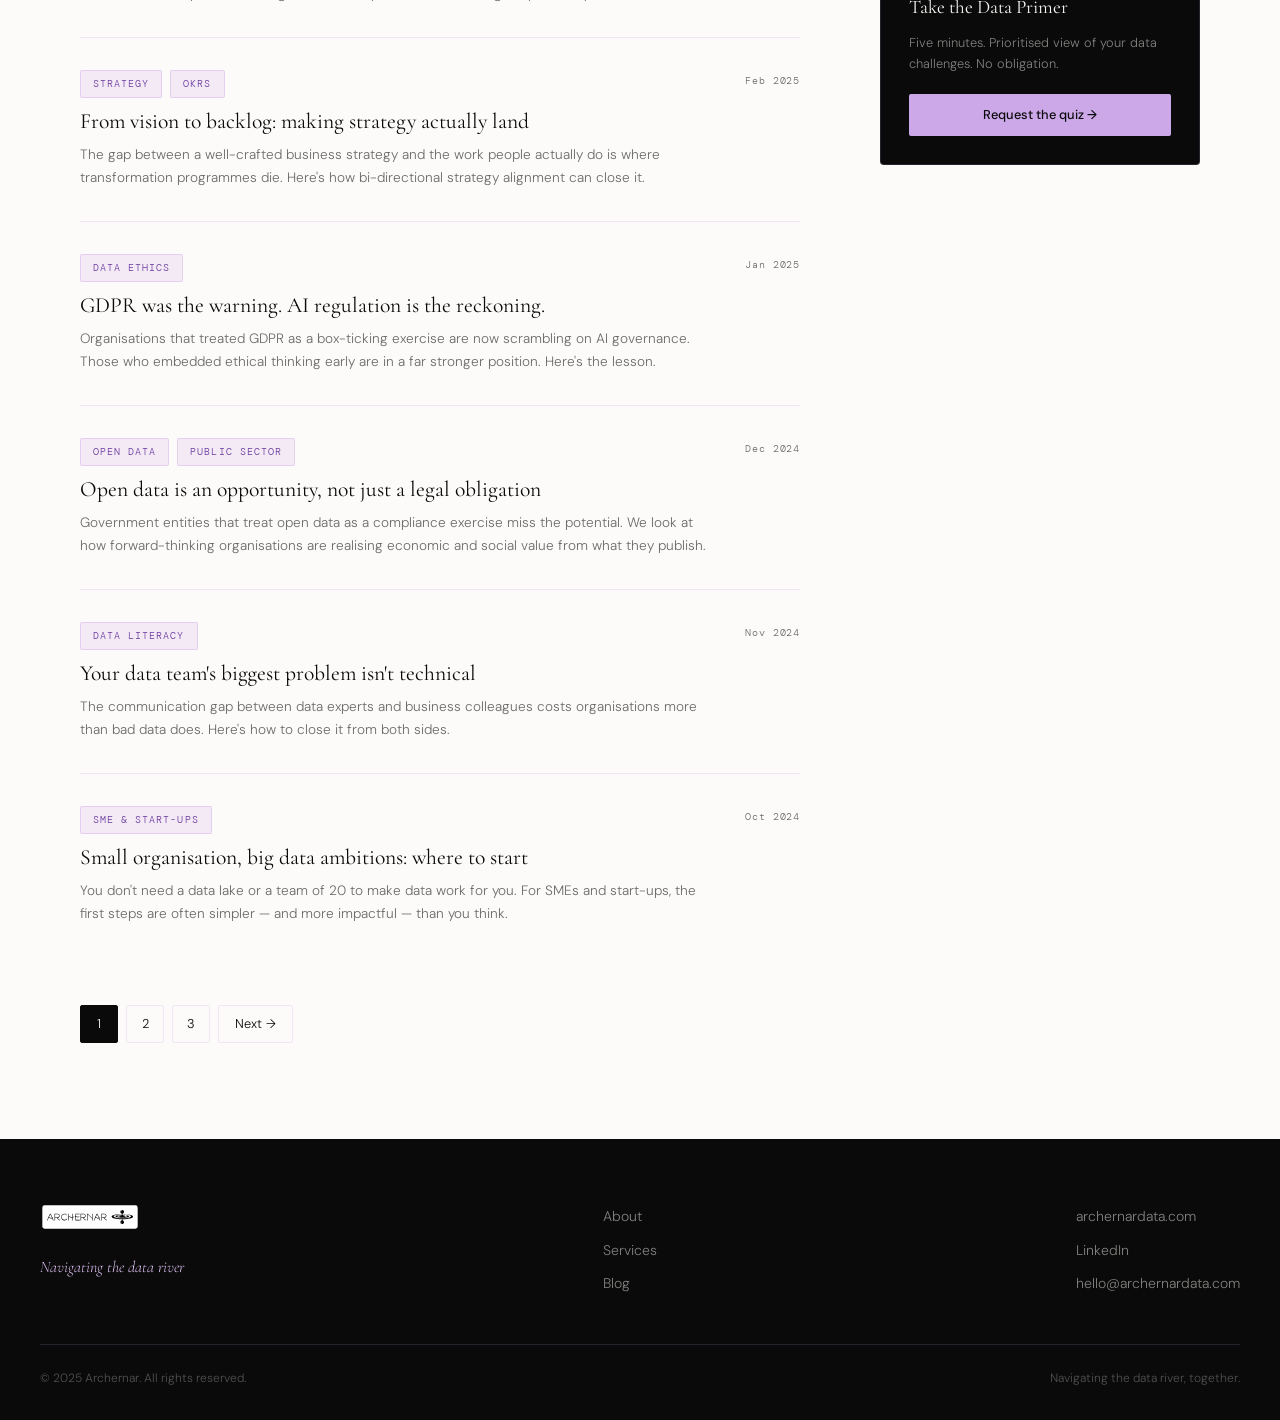
<file: archernar/blog.html>
<!DOCTYPE html>
<html lang="en">
<head>
  <meta charset="UTF-8" />
  <meta name="viewport" content="width=device-width, initial-scale=1.0" />
  <title>Blog — Archernar</title>
  <meta name="description" content="Insights on data strategy, product management, AI and the realities of navigating the data river. From the Archernar team." />
  <link rel="stylesheet" href="style.css" />
  <style>

    /* ── BLOG LAYOUT ── */

    .blog-grid {
      display: grid;
      grid-template-columns: 1fr 320px;
      gap: 5rem;
      align-items: start;
    }

    /* ── FEATURED POST ── */

    .post-featured {
      background: var(--black);
      border-radius: 4px;
      overflow: hidden;
      display: grid;
      grid-template-columns: 1fr 1fr;
      margin-bottom: 4rem;
      position: relative;
    }

    .post-featured-visual {
      background: linear-gradient(135deg, #3d1f6b 0%, #1a0a2e 60%, var(--black) 100%);
      min-height: 380px;
      display: flex;
      align-items: flex-end;
      padding: 2.5rem;
      position: relative;
      overflow: hidden;
    }

    .post-featured-visual::before {
      content: '';
      position: absolute;
      top: 30%;
      left: 50%;
      transform: translate(-50%, -50%);
      width: 200px;
      height: 200px;
      border-radius: 50%;
      background: radial-gradient(circle, rgba(204,168,233,0.25) 0%, transparent 70%);
    }

    .post-featured-visual::after {
      content: attr(data-category);
      font-family: 'DM Mono', monospace;
      font-size: 0.6rem;
      letter-spacing: 0.2em;
      text-transform: uppercase;
      color: var(--lavender-light);
      border: 1px solid rgba(204,168,233,0.3);
      padding: 0.3rem 0.75rem;
      border-radius: 2px;
      position: absolute;
      top: 2rem;
      left: 2rem;
    }

    .featured-icon {
      font-size: 3rem;
      position: relative;
      z-index: 1;
      opacity: 0.6;
    }

    .post-featured-content {
      padding: 2.5rem;
      display: flex;
      flex-direction: column;
      justify-content: center;
    }

    .post-featured-meta {
      font-family: 'DM Mono', monospace;
      font-size: 0.65rem;
      letter-spacing: 0.1em;
      text-transform: uppercase;
      color: var(--lavender);
      margin-bottom: 1rem;
    }

    .post-featured-title {
      font-family: 'Cormorant Garamond', serif;
      font-size: 1.75rem;
      font-weight: 400;
      color: var(--off-white);
      line-height: 1.2;
      margin-bottom: 1rem;
    }

    .post-featured-excerpt {
      font-size: 0.875rem;
      line-height: 1.75;
      color: rgba(248,245,242,0.55);
      margin-bottom: 1.75rem;
    }

    .post-link {
      display: inline-flex;
      align-items: center;
      gap: 0.5rem;
      font-size: 0.8rem;
      font-weight: 500;
      letter-spacing: 0.06em;
      text-decoration: none;
      color: var(--lavender-light);
      transition: gap 0.2s;
    }

    .post-link:hover {
      gap: 0.8rem;
    }

    .post-link::after {
      content: '→';
    }

    /* ── POST CARDS ── */

    .posts-list {
      display: flex;
      flex-direction: column;
      gap: 0;
    }

    .post-card {
      padding: 2rem 0;
      border-bottom: 1px solid var(--border);
      display: grid;
      grid-template-columns: 1fr auto;
      gap: 2rem;
      align-items: start;
      text-decoration: none;
      color: inherit;
      transition: background 0.15s;
    }

    .post-card:first-child {
      padding-top: 0;
    }

    .post-card:last-child {
      border-bottom: none;
    }

    .post-card:hover .post-card-title {
      color: var(--purple-mid);
    }

    .post-card-tags {
      display: flex;
      gap: 0.5rem;
      flex-wrap: wrap;
      margin-bottom: 0.6rem;
    }

    .post-card-title {
      font-family: 'Cormorant Garamond', serif;
      font-size: 1.35rem;
      font-weight: 400;
      line-height: 1.25;
      color: var(--black);
      margin-bottom: 0.5rem;
      transition: color 0.2s;
    }

    .post-card-excerpt {
      font-size: 0.85rem;
      line-height: 1.7;
      color: var(--text-muted);
    }

    .post-card-date {
      font-family: 'DM Mono', monospace;
      font-size: 0.65rem;
      letter-spacing: 0.08em;
      color: var(--text-muted);
      white-space: nowrap;
      padding-top: 0.2rem;
    }

    /* ── SIDEBAR ── */

    .sidebar {
      position: sticky;
      top: 90px;
      display: flex;
      flex-direction: column;
      gap: 2.5rem;
    }

    .sidebar-widget {
      border: 1px solid var(--border);
      border-radius: 4px;
      padding: 1.75rem;
    }

    .widget-label {
      font-family: 'DM Mono', monospace;
      font-size: 0.65rem;
      letter-spacing: 0.15em;
      text-transform: uppercase;
      color: var(--lavender-dark);
      margin-bottom: 1.25rem;
    }

    .topic-list {
      display: flex;
      flex-direction: column;
      gap: 0;
    }

    .topic-item {
      display: flex;
      justify-content: space-between;
      align-items: center;
      padding: 0.65rem 0;
      border-bottom: 1px solid var(--border);
      text-decoration: none;
      color: var(--black);
      font-size: 0.875rem;
      transition: color 0.15s;
    }

    .topic-item:last-child {
      border-bottom: none;
    }

    .topic-item:hover {
      color: var(--purple-mid);
    }

    .topic-count {
      font-family: 'DM Mono', monospace;
      font-size: 0.65rem;
      color: var(--text-muted);
    }

    .newsletter-widget {
      background: var(--lavender);
      border-color: transparent;
    }

    .newsletter-title {
      font-family: 'Cormorant Garamond', serif;
      font-size: 1.25rem;
      font-weight: 400;
      margin-bottom: 0.5rem;
    }

    .newsletter-desc {
      font-size: 0.8rem;
      line-height: 1.65;
      color: rgba(10,10,10,0.65);
      margin-bottom: 1.25rem;
    }

    .newsletter-input {
      width: 100%;
      padding: 0.65rem 0.9rem;
      font-size: 0.85rem;
      font-family: 'DM Sans', sans-serif;
      border: 1px solid rgba(10,10,10,0.2);
      border-radius: 2px;
      background: rgba(255,255,255,0.7);
      margin-bottom: 0.6rem;
      outline: none;
    }

    .newsletter-input:focus {
      background: white;
      border-color: var(--purple-mid);
    }

    .newsletter-btn {
      width: 100%;
      padding: 0.65rem;
      background: var(--black);
      color: var(--off-white);
      font-family: 'DM Sans', sans-serif;
      font-size: 0.8rem;
      font-weight: 500;
      letter-spacing: 0.06em;
      border: none;
      border-radius: 2px;
      cursor: pointer;
      transition: background 0.2s;
    }

    .newsletter-btn:hover {
      background: var(--purple-deep);
    }

    /* ── PAGINATION ── */

    .pagination {
      display: flex;
      align-items: center;
      gap: 0.5rem;
      margin-top: 3rem;
    }

    .page-btn {
      width: 38px;
      height: 38px;
      display: flex;
      align-items: center;
      justify-content: center;
      border: 1px solid var(--border);
      border-radius: 2px;
      font-size: 0.8rem;
      text-decoration: none;
      color: var(--black);
      transition: all 0.15s;
    }

    .page-btn.active {
      background: var(--black);
      color: var(--off-white);
      border-color: var(--black);
    }

    .page-btn:hover:not(.active) {
      border-color: var(--lavender);
      color: var(--purple-mid);
    }

    /* ── SINGLE POST TEMPLATE NOTE ── */

    .template-note {
      background: rgba(204,168,233,0.08);
      border: 1px dashed rgba(204,168,233,0.4);
      border-radius: 4px;
      padding: 1.5rem;
      font-size: 0.8rem;
      color: var(--purple-mid);
      font-family: 'DM Mono', monospace;
      margin-bottom: 2rem;
      line-height: 1.7;
    }

    @media (max-width: 1000px) {
      .blog-grid { grid-template-columns: 1fr; }
      .sidebar { position: static; }
      .post-featured { grid-template-columns: 1fr; }
      .post-featured-visual { min-height: 200px; }
    }

    @media (max-width: 600px) {
      .post-card { grid-template-columns: 1fr; gap: 0.5rem; }
    }
  </style>
</head>
<body>

  <!-- NAV -->
  <nav>
    <a href="index.html">
      <img src="logo-black.svg" alt="Archernar" class="nav-logo" />
    </a>
    <ul class="nav-links">
      <li><a href="about.html">About</a></li>
      <li><a href="services.html">Services</a></li>
      <li><a href="blog.html" class="active">Blog</a></li>
      <li><a href="mailto:hello@archernardata.com" class="nav-cta">Enquire</a></li>
    </ul>
  </nav>

  <!-- HERO -->
  <div class="hero" style="min-height:55vh;">
    <div class="hero-bg"></div>
    <div class="hero-content" style="padding:4rem 2.5rem;">
      <p class="hero-eyebrow fade-up fade-up-1">Perspectives &amp; insights</p>
      <h1 class="hero-title fade-up fade-up-2" style="font-size:clamp(2.5rem,7vw,5.5rem);">
        From the <em>river bank</em>
      </h1>
      <p class="hero-subtitle fade-up fade-up-3">
        Views on data strategy, product thinking, AI and the realities of making it all work. No hype.
      </p>
    </div>
  </div>

  <!-- MAIN CONTENT -->
  <section>

    <!-- TEMPLATE NOTE (remove before publishing) -->
    <div class="template-note">
      📝 HOW TO ADD A POST — Duplicate one of the .post-card divs below and update the title, excerpt, date and tags. For a full post page, duplicate post-template.html. The featured post can be updated by editing the .post-featured block. Remove this note before publishing.
    </div>

    <div class="blog-grid">

      <!-- MAIN COLUMN -->
      <div>

        <!-- FEATURED POST -->
        <div class="post-featured">
          <div class="post-featured-visual" data-category="Data Strategy">
            <span class="featured-icon">◎</span>
          </div>
          <div class="post-featured-content">
            <p class="post-featured-meta">Featured · May 2025 · Data Strategy</p>
            <h2 class="post-featured-title">The hype cycle never changes. Your strategy should.</h2>
            <p class="post-featured-excerpt">
              From the data warehouse wars of the nineties to the generative AI gold rush today — the pattern repeats. Technology promises transformation, executive FOMO follows, expensive programmes launch, and too many fail to deliver. Here's what the organisations that do succeed have in common.
            </p>
            <a href="#" class="post-link">Read the piece</a>
          </div>
        </div>

        <!-- SECTION LABEL -->
        <p class="section-label" style="margin-bottom:0.5rem;">All posts</p>

        <!-- POSTS LIST -->
        <!-- =====================================================
          TO ADD A NEW POST: Copy the block below and edit values
          ===================================================== -->
        <div class="posts-list">

          <a href="#" class="post-card">
            <div>
              <div class="post-card-tags">
                <span class="tag">AI &amp; Ethics</span>
              </div>
              <h3 class="post-card-title">Why AI literacy matters before AI deployment</h3>
              <p class="post-card-excerpt">Most organisations are deploying AI faster than they're understanding it. The risk isn't just technical — it's strategic. Here's how to build the literacy your leadership team actually needs.</p>
            </div>
            <span class="post-card-date">Apr 2025</span>
          </a>

          <a href="#" class="post-card">
            <div>
              <div class="post-card-tags">
                <span class="tag">Product Management</span>
              </div>
              <h3 class="post-card-title">Data products need product managers. But not just any kind.</h3>
              <p class="post-card-excerpt">Software PMs and data PMs share a toolkit, but the challenges differ in important ways. We unpack what makes data product management a discipline worth investing in specifically.</p>
            </div>
            <span class="post-card-date">Mar 2025</span>
          </a>

          <a href="#" class="post-card">
            <div>
              <div class="post-card-tags">
                <span class="tag">Strategy</span>
                <span class="tag">OKRs</span>
              </div>
              <h3 class="post-card-title">From vision to backlog: making strategy actually land</h3>
              <p class="post-card-excerpt">The gap between a well-crafted business strategy and the work people actually do is where transformation programmes die. Here's how bi-directional strategy alignment can close it.</p>
            </div>
            <span class="post-card-date">Feb 2025</span>
          </a>

          <a href="#" class="post-card">
            <div>
              <div class="post-card-tags">
                <span class="tag">Data Ethics</span>
              </div>
              <h3 class="post-card-title">GDPR was the warning. AI regulation is the reckoning.</h3>
              <p class="post-card-excerpt">Organisations that treated GDPR as a box-ticking exercise are now scrambling on AI governance. Those who embedded ethical thinking early are in a far stronger position. Here's the lesson.</p>
            </div>
            <span class="post-card-date">Jan 2025</span>
          </a>

          <a href="#" class="post-card">
            <div>
              <div class="post-card-tags">
                <span class="tag">Open Data</span>
                <span class="tag">Public Sector</span>
              </div>
              <h3 class="post-card-title">Open data is an opportunity, not just a legal obligation</h3>
              <p class="post-card-excerpt">Government entities that treat open data as a compliance exercise miss the potential. We look at how forward-thinking organisations are realising economic and social value from what they publish.</p>
            </div>
            <span class="post-card-date">Dec 2024</span>
          </a>

          <a href="#" class="post-card">
            <div>
              <div class="post-card-tags">
                <span class="tag">Data Literacy</span>
              </div>
              <h3 class="post-card-title">Your data team's biggest problem isn't technical</h3>
              <p class="post-card-excerpt">The communication gap between data experts and business colleagues costs organisations more than bad data does. Here's how to close it from both sides.</p>
            </div>
            <span class="post-card-date">Nov 2024</span>
          </a>

          <a href="#" class="post-card">
            <div>
              <div class="post-card-tags">
                <span class="tag">SME &amp; Start-ups</span>
              </div>
              <h3 class="post-card-title">Small organisation, big data ambitions: where to start</h3>
              <p class="post-card-excerpt">You don't need a data lake or a team of 20 to make data work for you. For SMEs and start-ups, the first steps are often simpler — and more impactful — than you think.</p>
            </div>
            <span class="post-card-date">Oct 2024</span>
          </a>

        </div>
        <!-- /POSTS LIST -->

        <!-- PAGINATION -->
        <div class="pagination">
          <a href="#" class="page-btn active">1</a>
          <a href="#" class="page-btn">2</a>
          <a href="#" class="page-btn">3</a>
          <a href="#" class="page-btn" style="width:auto;padding:0 1rem;">Next →</a>
        </div>

      </div>

      <!-- SIDEBAR -->
      <aside class="sidebar">

        <!-- TOPICS -->
        <div class="sidebar-widget">
          <p class="widget-label">Browse by topic</p>
          <div class="topic-list">
            <a href="#" class="topic-item">
              <span>Data Strategy</span>
              <span class="topic-count">12</span>
            </a>
            <a href="#" class="topic-item">
              <span>AI &amp; Ethics</span>
              <span class="topic-count">8</span>
            </a>
            <a href="#" class="topic-item">
              <span>Product Management</span>
              <span class="topic-count">7</span>
            </a>
            <a href="#" class="topic-item">
              <span>Data Literacy</span>
              <span class="topic-count">5</span>
            </a>
            <a href="#" class="topic-item">
              <span>Open Data &amp; Public Sector</span>
              <span class="topic-count">4</span>
            </a>
            <a href="#" class="topic-item">
              <span>SME &amp; Start-ups</span>
              <span class="topic-count">4</span>
            </a>
            <a href="#" class="topic-item">
              <span>Data Commercialisation</span>
              <span class="topic-count">3</span>
            </a>
          </div>
        </div>

        <!-- NEWSLETTER -->
        <div class="sidebar-widget newsletter-widget">
          <p class="widget-label" style="color:rgba(61,31,107,0.6);">Stay in the current</p>
          <h3 class="newsletter-title">The Data River Brief</h3>
          <p class="newsletter-desc">Occasional insights on data strategy, product thinking and AI — without the hype. Straight to your inbox.</p>
          <input type="email" class="newsletter-input" placeholder="your@email.com" />
          <button class="newsletter-btn">Subscribe →</button>
        </div>

        <!-- DATA PRIMER CTA -->
        <div class="sidebar-widget" style="background:var(--black);border-color:rgba(204,168,233,0.15);">
          <p class="widget-label" style="color:var(--lavender);">Free diagnostic</p>
          <h3 style="font-family:'Cormorant Garamond',serif;font-size:1.2rem;font-weight:400;color:var(--off-white);margin-bottom:0.6rem;">Take the Data Primer</h3>
          <p style="font-size:0.8rem;line-height:1.65;color:rgba(248,245,242,0.5);margin-bottom:1.25rem;">Five minutes. Prioritised view of your data challenges. No obligation.</p>
          <a href="mailto:hello@archernardata.com?subject=Data Primer" style="display:block;text-align:center;background:var(--lavender);color:var(--black);text-decoration:none;padding:0.65rem;font-size:0.8rem;font-weight:500;border-radius:2px;transition:background 0.2s;" onmouseover="this.style.background='#dfc2f5'" onmouseout="this.style.background='var(--lavender)'">Request the quiz →</a>
        </div>

      </aside>

    </div>
  </section>

  <!-- FOOTER -->
  <footer>
    <div class="footer-inner">
      <div>
        <img src="logo-white.svg" alt="Archernar" class="footer-logo" />
        <p class="footer-tagline">Navigating the data river</p>
      </div>
      <ul class="footer-links">
        <li><a href="about.html">About</a></li>
        <li><a href="services.html">Services</a></li>
        <li><a href="blog.html">Blog</a></li>
      </ul>
      <ul class="footer-links">
        <li><a href="https://archernardata.com" target="_blank">archernardata.com</a></li>
        <li><a href="https://linkedin.com" target="_blank">LinkedIn</a></li>
        <li><a href="mailto:hello@archernardata.com">hello@archernardata.com</a></li>
      </ul>
    </div>
    <div class="footer-bottom">
      <span>© 2025 Archernar. All rights reserved.</span>
      <span>Navigating the data river, together.</span>
    </div>
  </footer>

</body>
</html>
</file>
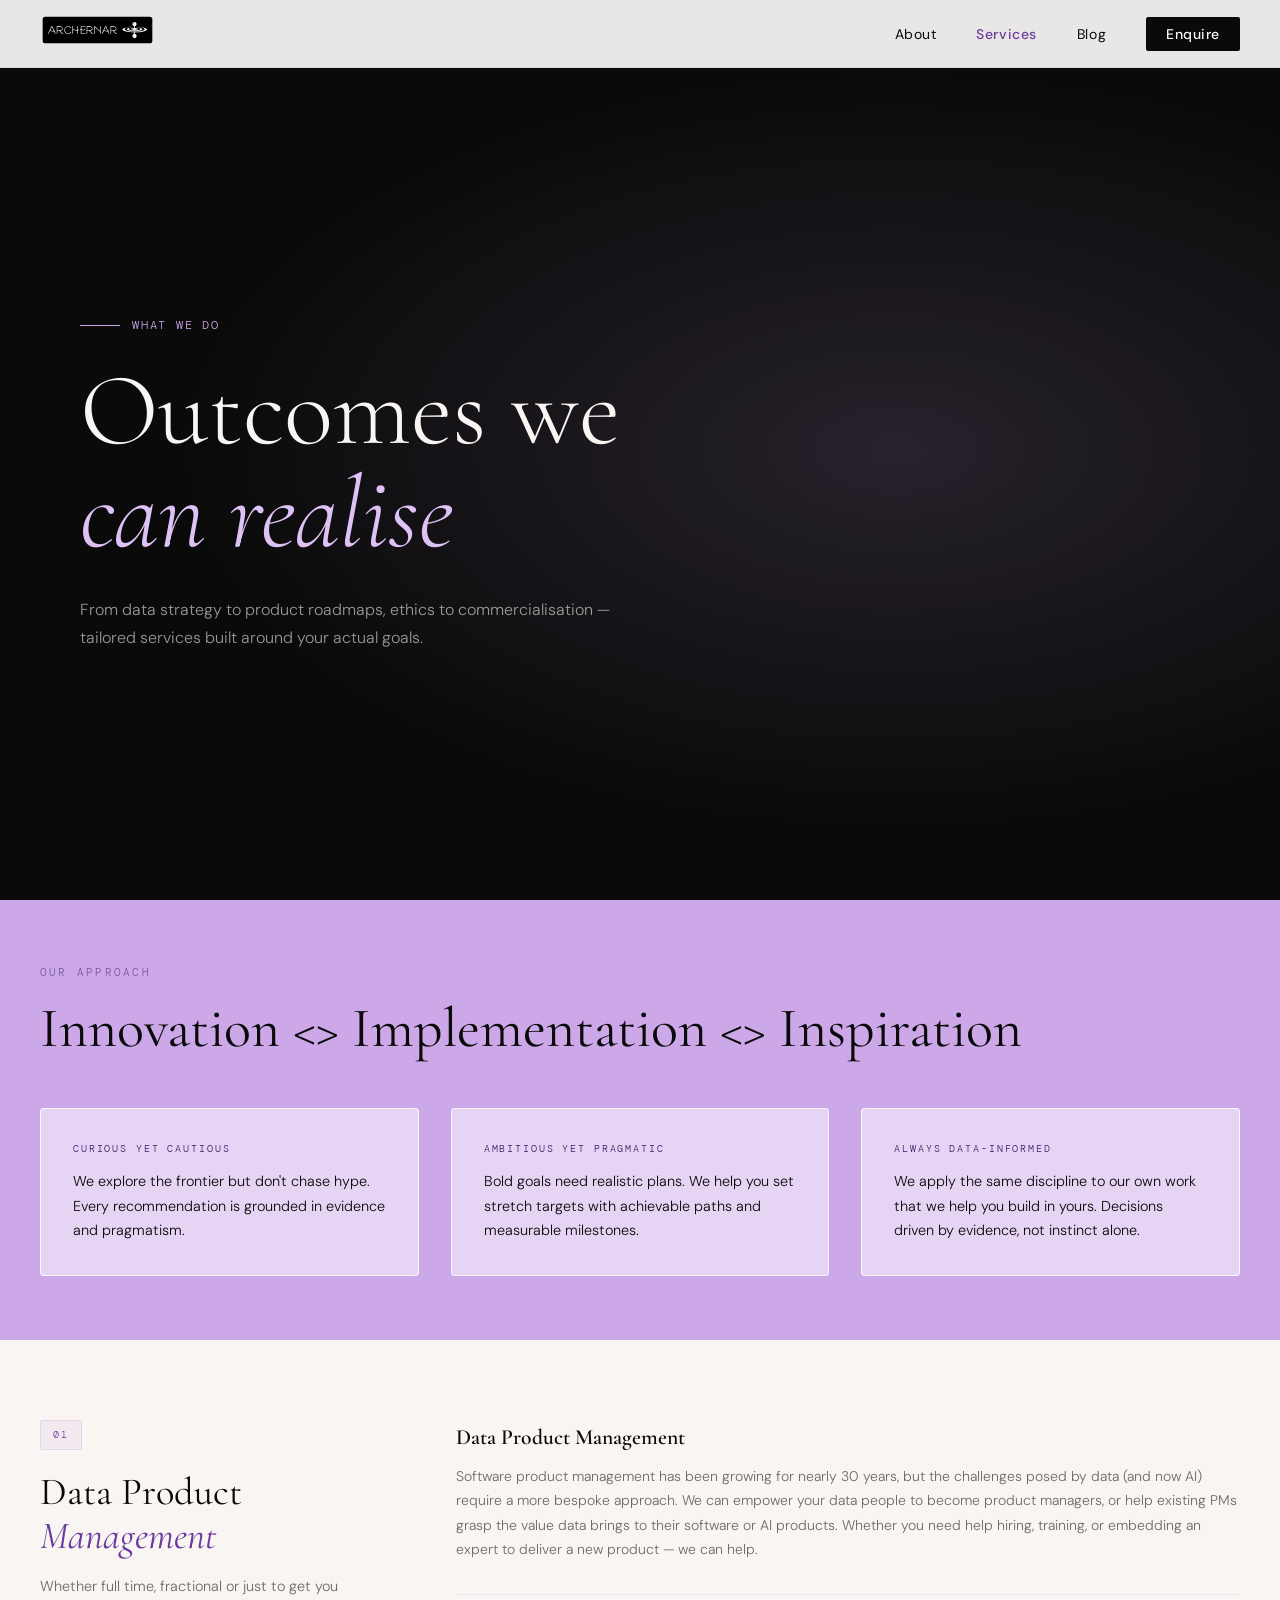
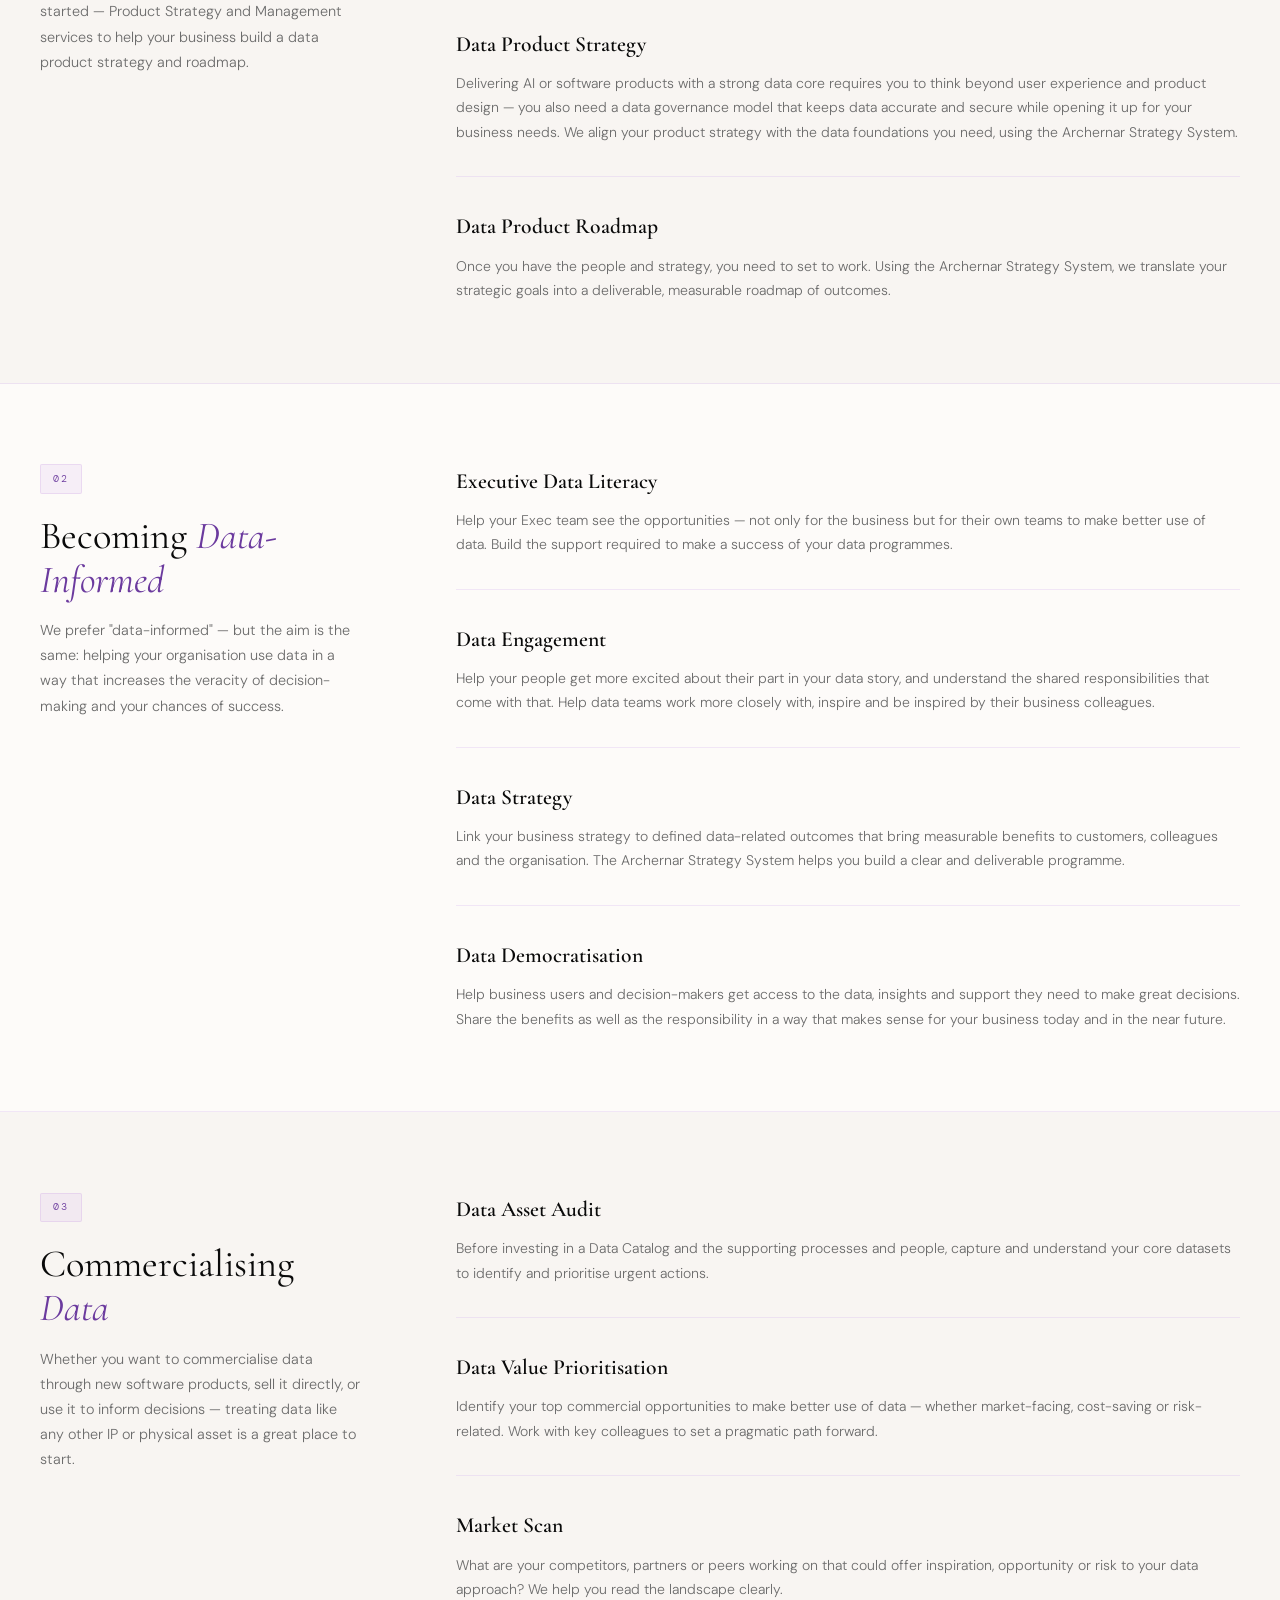
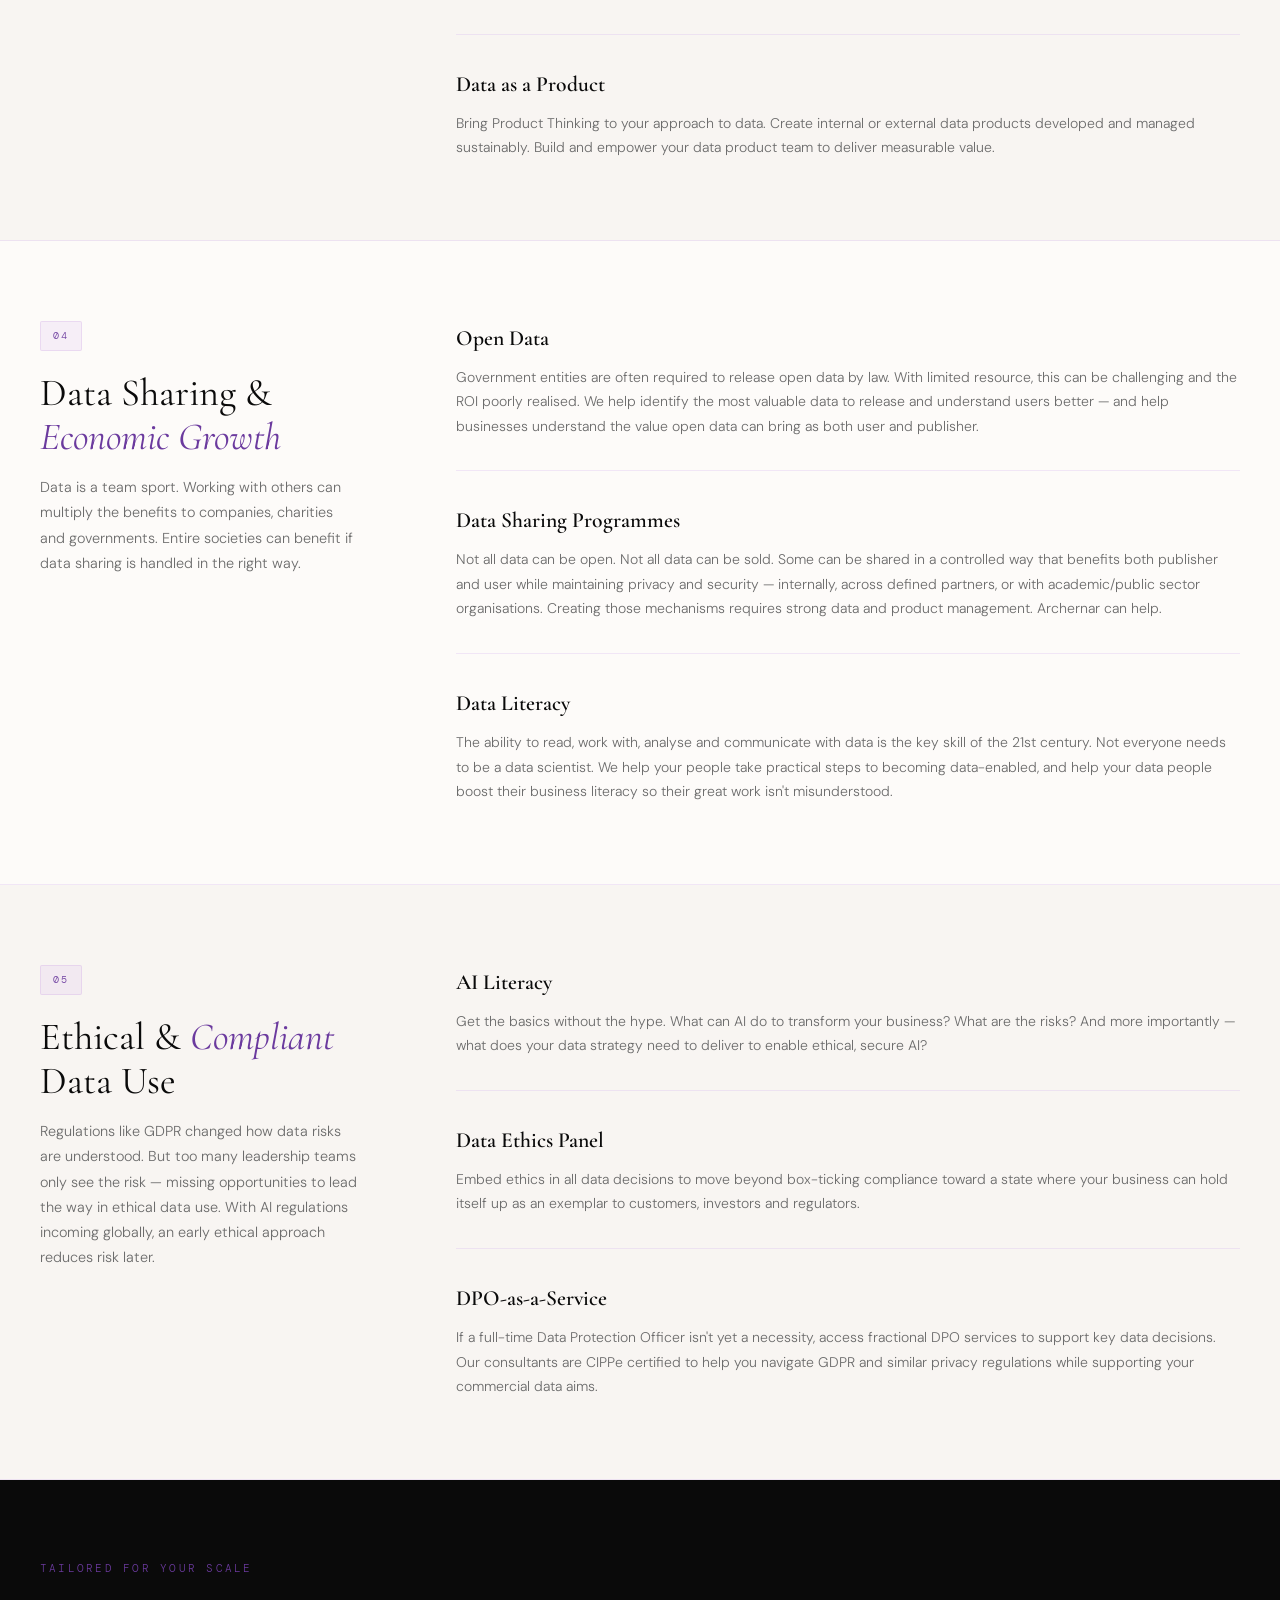
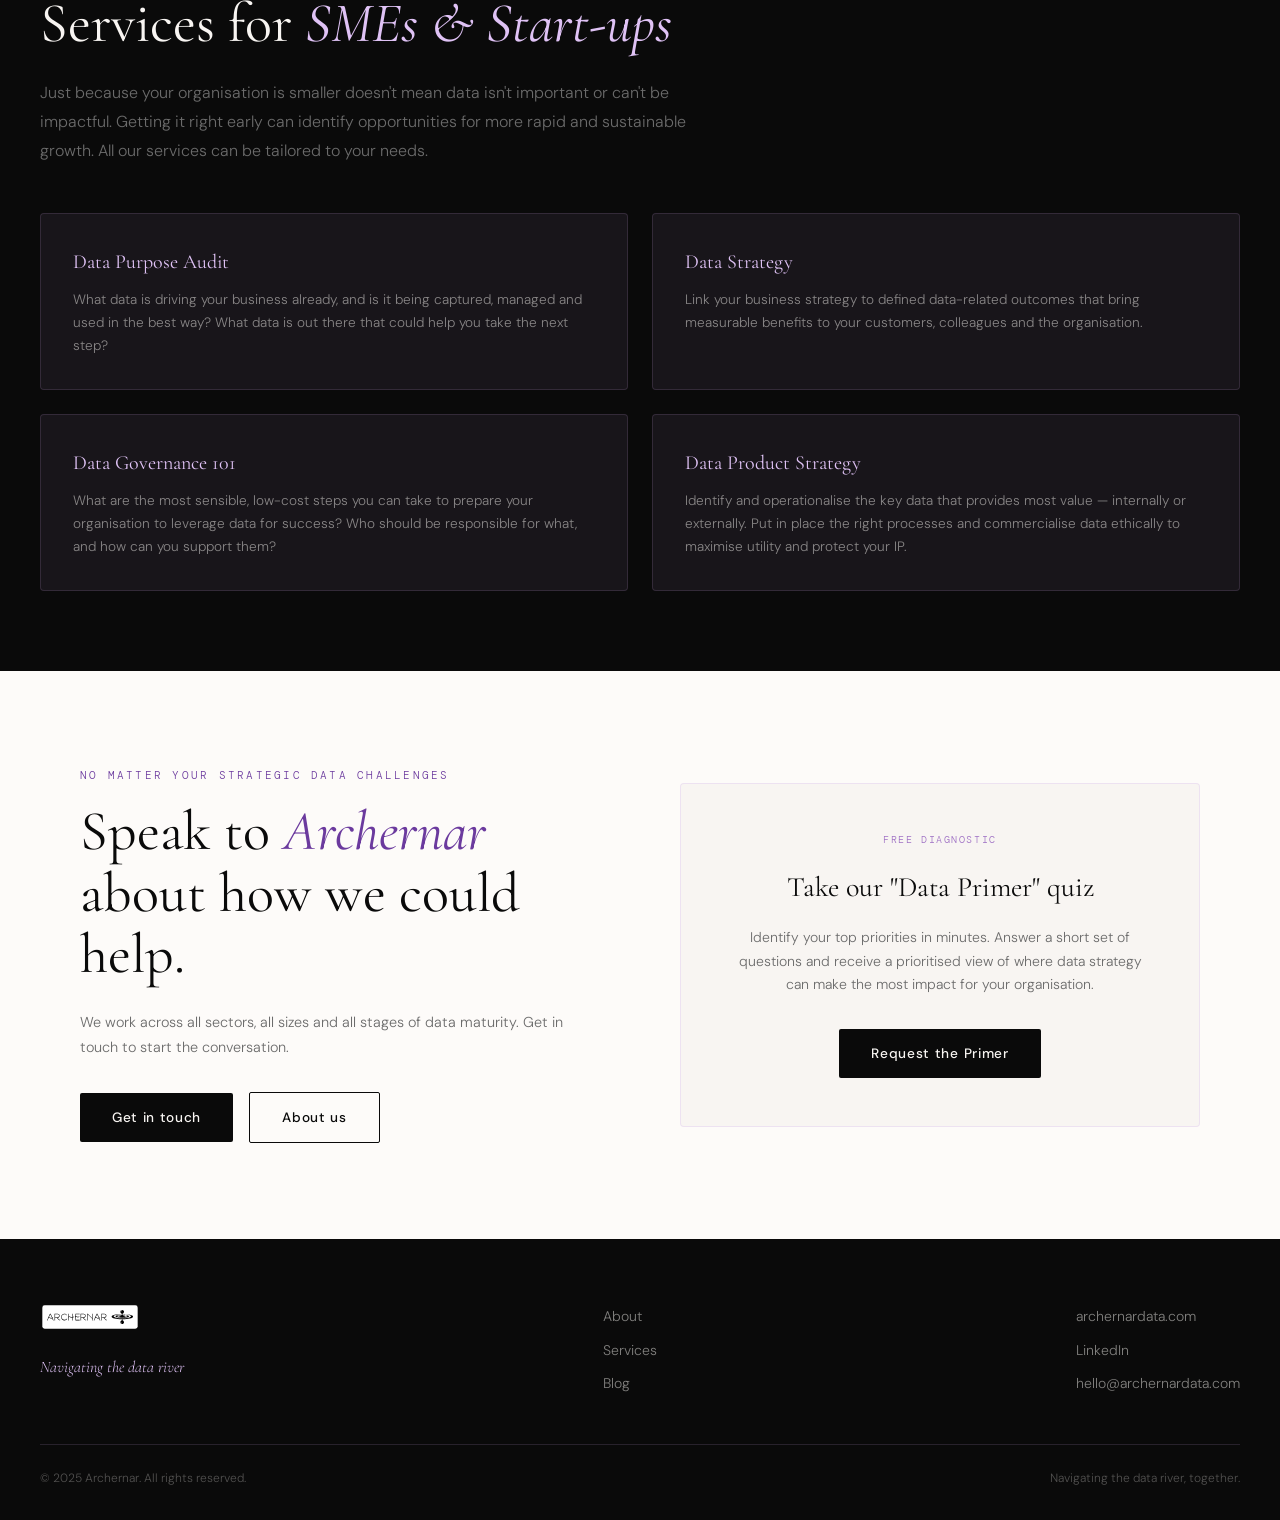
<file: archernar/services.html>
<!DOCTYPE html>
<html lang="en">
<head>
  <meta charset="UTF-8" />
  <meta name="viewport" content="width=device-width, initial-scale=1.0" />
  <title>Services — Archernar</title>
  <meta name="description" content="Archernar services: Data Product Management, becoming data-driven, commercialising data, ethical data use and more." />
  <link rel="stylesheet" href="style.css" />
  <style>

    /* ── SERVICE HERO ── */
    .service-intro {
      background: var(--off-white);
      padding: 4rem 2.5rem 3rem;
    }

    /* ── SERVICE CATEGORIES ── */
    .service-category {
      padding: 5rem 2.5rem;
      border-bottom: 1px solid var(--border);
    }

    .service-category:nth-child(even) {
      background: var(--off-white);
    }

    .service-category-inner {
      max-width: 1200px;
      margin: 0 auto;
      display: grid;
      grid-template-columns: 320px 1fr;
      gap: 6rem;
      align-items: start;
    }

    .service-meta {
      position: sticky;
      top: 90px;
    }

    .service-tag {
      display: inline-flex;
      align-items: center;
      gap: 0.5rem;
      font-family: 'DM Mono', monospace;
      font-size: 0.65rem;
      letter-spacing: 0.18em;
      text-transform: uppercase;
      background: rgba(204, 168, 233, 0.15);
      color: var(--purple-mid);
      padding: 0.35rem 0.75rem;
      border-radius: 2px;
      border: 1px solid rgba(204, 168, 233, 0.3);
      margin-bottom: 1.25rem;
    }

    .service-heading {
      font-family: 'Cormorant Garamond', serif;
      font-size: clamp(1.75rem, 3vw, 2.5rem);
      font-weight: 400;
      line-height: 1.15;
      color: var(--black);
      margin-bottom: 1rem;
    }

    .service-heading em {
      font-style: italic;
      color: var(--purple-mid);
    }

    .service-intro-text {
      font-size: 0.9rem;
      line-height: 1.75;
      color: var(--text-muted);
    }

    /* ── SERVICE ITEMS ── */
    .service-items {
      display: flex;
      flex-direction: column;
      gap: 0;
    }

    .service-item {
      padding: 2rem 0;
      border-bottom: 1px solid var(--border);
    }

    .service-item:first-child {
      padding-top: 0;
    }

    .service-item:last-child {
      border-bottom: none;
      padding-bottom: 0;
    }

    .service-item-title {
      font-family: 'Cormorant Garamond', serif;
      font-size: 1.35rem;
      font-weight: 600;
      color: var(--black);
      margin-bottom: 0.6rem;
    }

    .service-item-desc {
      font-size: 0.875rem;
      line-height: 1.75;
      color: var(--text-muted);
    }

    /* ── APPROACH STRIP ── */
    .approach-strip {
      background: var(--lavender);
      padding: 4rem 2.5rem;
    }

    .approach-inner {
      max-width: 1200px;
      margin: 0 auto;
    }

    .approach-grid {
      display: grid;
      grid-template-columns: repeat(3, 1fr);
      gap: 2rem;
      margin-top: 3rem;
    }

    .approach-cell {
      background: rgba(255,255,255,0.5);
      border: 1px solid rgba(255,255,255,0.8);
      border-radius: 4px;
      padding: 2rem;
    }

    .approach-cell-label {
      font-family: 'DM Mono', monospace;
      font-size: 0.65rem;
      letter-spacing: 0.18em;
      text-transform: uppercase;
      color: var(--purple-deep);
      margin-bottom: 0.75rem;
    }

    .approach-cell-text {
      font-size: 0.9rem;
      line-height: 1.7;
      color: var(--black);
    }

    /* ── SME BLOCK ── */
    .sme-block {
      background: var(--black);
      padding: 5rem 2.5rem;
    }

    .sme-inner {
      max-width: 1200px;
      margin: 0 auto;
    }

    .sme-grid {
      display: grid;
      grid-template-columns: repeat(2, 1fr);
      gap: 1.5rem;
      margin-top: 3rem;
    }

    .sme-card {
      background: rgba(204,168,233,0.07);
      border: 1px solid rgba(204,168,233,0.15);
      border-radius: 4px;
      padding: 2rem;
      transition: border-color 0.2s;
    }

    .sme-card:hover {
      border-color: rgba(204,168,233,0.4);
    }

    .sme-card-title {
      font-family: 'Cormorant Garamond', serif;
      font-size: 1.25rem;
      font-weight: 400;
      color: var(--lavender-light);
      margin-bottom: 0.6rem;
    }

    .sme-card-desc {
      font-size: 0.85rem;
      line-height: 1.7;
      color: rgba(248,245,242,0.5);
    }

    /* ── CTA BLOCK ── */
    .cta-block {
      padding: 6rem 2.5rem;
      max-width: 1200px;
      margin: 0 auto;
      display: grid;
      grid-template-columns: 1fr 1fr;
      gap: 5rem;
      align-items: center;
    }

    .cta-primer {
      background: var(--off-white);
      border: 1px solid var(--border);
      border-radius: 4px;
      padding: 3rem;
      text-align: center;
    }

    .primer-label {
      font-family: 'DM Mono', monospace;
      font-size: 0.65rem;
      letter-spacing: 0.15em;
      text-transform: uppercase;
      color: var(--lavender-dark);
      margin-bottom: 1rem;
    }

    .primer-title {
      font-family: 'Cormorant Garamond', serif;
      font-size: 1.75rem;
      font-weight: 400;
      margin-bottom: 1rem;
    }

    .primer-desc {
      font-size: 0.875rem;
      color: var(--text-muted);
      line-height: 1.7;
      margin-bottom: 2rem;
    }

    .btn-primary {
      display: inline-block;
      background: var(--black);
      color: var(--off-white);
      text-decoration: none;
      padding: 0.85rem 2rem;
      font-size: 0.85rem;
      font-weight: 500;
      letter-spacing: 0.05em;
      border-radius: 2px;
      transition: background 0.2s;
    }

    .btn-primary:hover {
      background: var(--purple-deep);
    }

    .btn-outline {
      display: inline-block;
      background: transparent;
      color: var(--black);
      text-decoration: none;
      padding: 0.85rem 2rem;
      font-size: 0.85rem;
      font-weight: 500;
      letter-spacing: 0.05em;
      border-radius: 2px;
      border: 1px solid var(--black);
      transition: all 0.2s;
      margin-left: 0.75rem;
    }

    .btn-outline:hover {
      background: var(--black);
      color: var(--off-white);
    }

    @media (max-width: 900px) {
      .service-category-inner { grid-template-columns: 1fr; gap: 2.5rem; }
      .service-meta { position: static; }
      .approach-grid { grid-template-columns: 1fr; }
      .sme-grid { grid-template-columns: 1fr; }
      .cta-block { grid-template-columns: 1fr; gap: 3rem; }
    }
  </style>
</head>
<body>

  <!-- NAV -->
  <nav>
    <a href="index.html">
      <img src="logo-black.svg" alt="Archernar" class="nav-logo" />
    </a>
    <ul class="nav-links">
      <li><a href="about.html">About</a></li>
      <li><a href="services.html" class="active">Services</a></li>
      <li><a href="blog.html">Blog</a></li>
      <li><a href="mailto:hello@archernardata.com" class="nav-cta">Enquire</a></li>
    </ul>
  </nav>

  <!-- HERO -->
  <div class="hero">
    <div class="hero-bg"></div>
    <div class="hero-content">
      <p class="hero-eyebrow fade-up fade-up-1">What we do</p>
      <h1 class="hero-title fade-up fade-up-2">
        Outcomes we<br /><em>can realise</em>
      </h1>
      <p class="hero-subtitle fade-up fade-up-3">
        From data strategy to product roadmaps, ethics to commercialisation — tailored services built around your actual goals.
      </p>
    </div>
  </div>

  <!-- APPROACH STRIP -->
  <div class="approach-strip">
    <div class="approach-inner">
      <p class="section-label" style="color:rgba(61,31,107,0.6);">Our approach</p>
      <h2 class="section-title">Innovation &lt;&gt; Implementation &lt;&gt; Inspiration</h2>
      <div class="approach-grid">
        <div class="approach-cell">
          <p class="approach-cell-label">Curious yet cautious</p>
          <p class="approach-cell-text">We explore the frontier but don't chase hype. Every recommendation is grounded in evidence and pragmatism.</p>
        </div>
        <div class="approach-cell">
          <p class="approach-cell-label">Ambitious yet pragmatic</p>
          <p class="approach-cell-text">Bold goals need realistic plans. We help you set stretch targets with achievable paths and measurable milestones.</p>
        </div>
        <div class="approach-cell">
          <p class="approach-cell-label">Always data-informed</p>
          <p class="approach-cell-text">We apply the same discipline to our own work that we help you build in yours. Decisions driven by evidence, not instinct alone.</p>
        </div>
      </div>
    </div>
  </div>

  <!-- SERVICE 1: DATA PRODUCT MANAGEMENT -->
  <div class="service-category">
    <div class="service-category-inner">
      <div class="service-meta">
        <span class="service-tag">01</span>
        <h2 class="service-heading">Data Product <em>Management</em></h2>
        <p class="service-intro-text">
          Whether full time, fractional or just to get you started — Product Strategy and Management services to help your business build a data product strategy and roadmap.
        </p>
      </div>
      <div class="service-items">
        <div class="service-item">
          <h3 class="service-item-title">Data Product Management</h3>
          <p class="service-item-desc">Software product management has been growing for nearly 30 years, but the challenges posed by data (and now AI) require a more bespoke approach. We can empower your data people to become product managers, or help existing PMs grasp the value data brings to their software or AI products. Whether you need help hiring, training, or embedding an expert to deliver a new product — we can help.</p>
        </div>
        <div class="service-item">
          <h3 class="service-item-title">Data Product Strategy</h3>
          <p class="service-item-desc">Delivering AI or software products with a strong data core requires you to think beyond user experience and product design — you also need a data governance model that keeps data accurate and secure while opening it up for your business needs. We align your product strategy with the data foundations you need, using the Archernar Strategy System.</p>
        </div>
        <div class="service-item">
          <h3 class="service-item-title">Data Product Roadmap</h3>
          <p class="service-item-desc">Once you have the people and strategy, you need to set to work. Using the Archernar Strategy System, we translate your strategic goals into a deliverable, measurable roadmap of outcomes.</p>
        </div>
      </div>
    </div>
  </div>

  <!-- SERVICE 2: BECOMING DATA DRIVEN -->
  <div class="service-category">
    <div class="service-category-inner">
      <div class="service-meta">
        <span class="service-tag">02</span>
        <h2 class="service-heading">Becoming <em>Data-Informed</em></h2>
        <p class="service-intro-text">
          We prefer "data-informed" — but the aim is the same: helping your organisation use data in a way that increases the veracity of decision-making and your chances of success.
        </p>
      </div>
      <div class="service-items">
        <div class="service-item">
          <h3 class="service-item-title">Executive Data Literacy</h3>
          <p class="service-item-desc">Help your Exec team see the opportunities — not only for the business but for their own teams to make better use of data. Build the support required to make a success of your data programmes.</p>
        </div>
        <div class="service-item">
          <h3 class="service-item-title">Data Engagement</h3>
          <p class="service-item-desc">Help your people get more excited about their part in your data story, and understand the shared responsibilities that come with that. Help data teams work more closely with, inspire and be inspired by their business colleagues.</p>
        </div>
        <div class="service-item">
          <h3 class="service-item-title">Data Strategy</h3>
          <p class="service-item-desc">Link your business strategy to defined data-related outcomes that bring measurable benefits to customers, colleagues and the organisation. The Archernar Strategy System helps you build a clear and deliverable programme.</p>
        </div>
        <div class="service-item">
          <h3 class="service-item-title">Data Democratisation</h3>
          <p class="service-item-desc">Help business users and decision-makers get access to the data, insights and support they need to make great decisions. Share the benefits as well as the responsibility in a way that makes sense for your business today and in the near future.</p>
        </div>
      </div>
    </div>
  </div>

  <!-- SERVICE 3: COMMERCIALISING DATA -->
  <div class="service-category">
    <div class="service-category-inner">
      <div class="service-meta">
        <span class="service-tag">03</span>
        <h2 class="service-heading">Commercialising <em>Data</em></h2>
        <p class="service-intro-text">
          Whether you want to commercialise data through new software products, sell it directly, or use it to inform decisions — treating data like any other IP or physical asset is a great place to start.
        </p>
      </div>
      <div class="service-items">
        <div class="service-item">
          <h3 class="service-item-title">Data Asset Audit</h3>
          <p class="service-item-desc">Before investing in a Data Catalog and the supporting processes and people, capture and understand your core datasets to identify and prioritise urgent actions.</p>
        </div>
        <div class="service-item">
          <h3 class="service-item-title">Data Value Prioritisation</h3>
          <p class="service-item-desc">Identify your top commercial opportunities to make better use of data — whether market-facing, cost-saving or risk-related. Work with key colleagues to set a pragmatic path forward.</p>
        </div>
        <div class="service-item">
          <h3 class="service-item-title">Market Scan</h3>
          <p class="service-item-desc">What are your competitors, partners or peers working on that could offer inspiration, opportunity or risk to your data approach? We help you read the landscape clearly.</p>
        </div>
        <div class="service-item">
          <h3 class="service-item-title">Data as a Product</h3>
          <p class="service-item-desc">Bring Product Thinking to your approach to data. Create internal or external data products developed and managed sustainably. Build and empower your data product team to deliver measurable value.</p>
        </div>
      </div>
    </div>
  </div>

  <!-- SERVICE 4: DATA SHARING -->
  <div class="service-category">
    <div class="service-category-inner">
      <div class="service-meta">
        <span class="service-tag">04</span>
        <h2 class="service-heading">Data Sharing &amp; <em>Economic Growth</em></h2>
        <p class="service-intro-text">
          Data is a team sport. Working with others can multiply the benefits to companies, charities and governments. Entire societies can benefit if data sharing is handled in the right way.
        </p>
      </div>
      <div class="service-items">
        <div class="service-item">
          <h3 class="service-item-title">Open Data</h3>
          <p class="service-item-desc">Government entities are often required to release open data by law. With limited resource, this can be challenging and the ROI poorly realised. We help identify the most valuable data to release and understand users better — and help businesses understand the value open data can bring as both user and publisher.</p>
        </div>
        <div class="service-item">
          <h3 class="service-item-title">Data Sharing Programmes</h3>
          <p class="service-item-desc">Not all data can be open. Not all data can be sold. Some can be shared in a controlled way that benefits both publisher and user while maintaining privacy and security — internally, across defined partners, or with academic/public sector organisations. Creating those mechanisms requires strong data and product management. Archernar can help.</p>
        </div>
        <div class="service-item">
          <h3 class="service-item-title">Data Literacy</h3>
          <p class="service-item-desc">The ability to read, work with, analyse and communicate with data is the key skill of the 21st century. Not everyone needs to be a data scientist. We help your people take practical steps to becoming data-enabled, and help your data people boost their business literacy so their great work isn't misunderstood.</p>
        </div>
      </div>
    </div>
  </div>

  <!-- SERVICE 5: ETHICS & COMPLIANCE -->
  <div class="service-category">
    <div class="service-category-inner">
      <div class="service-meta">
        <span class="service-tag">05</span>
        <h2 class="service-heading">Ethical &amp; <em>Compliant</em> Data Use</h2>
        <p class="service-intro-text">
          Regulations like GDPR changed how data risks are understood. But too many leadership teams only see the risk — missing opportunities to lead the way in ethical data use. With AI regulations incoming globally, an early ethical approach reduces risk later.
        </p>
      </div>
      <div class="service-items">
        <div class="service-item">
          <h3 class="service-item-title">AI Literacy</h3>
          <p class="service-item-desc">Get the basics without the hype. What can AI do to transform your business? What are the risks? And more importantly — what does your data strategy need to deliver to enable ethical, secure AI?</p>
        </div>
        <div class="service-item">
          <h3 class="service-item-title">Data Ethics Panel</h3>
          <p class="service-item-desc">Embed ethics in all data decisions to move beyond box-ticking compliance toward a state where your business can hold itself up as an exemplar to customers, investors and regulators.</p>
        </div>
        <div class="service-item">
          <h3 class="service-item-title">DPO-as-a-Service</h3>
          <p class="service-item-desc">If a full-time Data Protection Officer isn't yet a necessity, access fractional DPO services to support key data decisions. Our consultants are CIPPe certified to help you navigate GDPR and similar privacy regulations while supporting your commercial data aims.</p>
        </div>
      </div>
    </div>
  </div>

  <!-- SME BLOCK -->
  <div class="sme-block">
    <div class="sme-inner">
      <p class="section-label">Tailored for your scale</p>
      <h2 class="section-title" style="color:var(--off-white);">Services for <em style="color:var(--lavender-light);">SMEs &amp; Start-ups</em></h2>
      <p class="section-body">Just because your organisation is smaller doesn't mean data isn't important or can't be impactful. Getting it right early can identify opportunities for more rapid and sustainable growth. All our services can be tailored to your needs.</p>
      <div class="sme-grid">
        <div class="sme-card">
          <h3 class="sme-card-title">Data Purpose Audit</h3>
          <p class="sme-card-desc">What data is driving your business already, and is it being captured, managed and used in the best way? What data is out there that could help you take the next step?</p>
        </div>
        <div class="sme-card">
          <h3 class="sme-card-title">Data Strategy</h3>
          <p class="sme-card-desc">Link your business strategy to defined data-related outcomes that bring measurable benefits to your customers, colleagues and the organisation.</p>
        </div>
        <div class="sme-card">
          <h3 class="sme-card-title">Data Governance 101</h3>
          <p class="sme-card-desc">What are the most sensible, low-cost steps you can take to prepare your organisation to leverage data for success? Who should be responsible for what, and how can you support them?</p>
        </div>
        <div class="sme-card">
          <h3 class="sme-card-title">Data Product Strategy</h3>
          <p class="sme-card-desc">Identify and operationalise the key data that provides most value — internally or externally. Put in place the right processes and commercialise data ethically to maximise utility and protect your IP.</p>
        </div>
      </div>
    </div>
  </div>

  <!-- CTA -->
  <div class="cta-block">
    <div>
      <p class="section-label">No matter your strategic data challenges</p>
      <h2 class="section-title">Speak to <em>Archernar</em> about how we could help.</h2>
      <p style="color:var(--text-muted);font-size:0.9rem;line-height:1.75;margin-bottom:2rem;">
        We work across all sectors, all sizes and all stages of data maturity. Get in touch to start the conversation.
      </p>
      <a href="mailto:hello@archernardata.com" class="btn-primary">Get in touch</a>
      <a href="about.html" class="btn-outline">About us</a>
    </div>
    <div class="cta-primer">
      <p class="primer-label">Free diagnostic</p>
      <h3 class="primer-title">Take our "Data Primer" quiz</h3>
      <p class="primer-desc">Identify your top priorities in minutes. Answer a short set of questions and receive a prioritised view of where data strategy can make the most impact for your organisation.</p>
      <a href="mailto:hello@archernardata.com?subject=Data Primer Quiz" class="btn-primary">Request the Primer</a>
    </div>
  </div>

  <!-- FOOTER -->
  <footer>
    <div class="footer-inner">
      <div>
        <img src="logo-white.svg" alt="Archernar" class="footer-logo" />
        <p class="footer-tagline">Navigating the data river</p>
      </div>
      <ul class="footer-links">
        <li><a href="about.html">About</a></li>
        <li><a href="services.html">Services</a></li>
        <li><a href="blog.html">Blog</a></li>
      </ul>
      <ul class="footer-links">
        <li><a href="https://archernardata.com" target="_blank">archernardata.com</a></li>
        <li><a href="https://linkedin.com" target="_blank">LinkedIn</a></li>
        <li><a href="mailto:hello@archernardata.com">hello@archernardata.com</a></li>
      </ul>
    </div>
    <div class="footer-bottom">
      <span>© 2025 Archernar. All rights reserved.</span>
      <span>Navigating the data river, together.</span>
    </div>
  </footer>

</body>
</html>
</file>
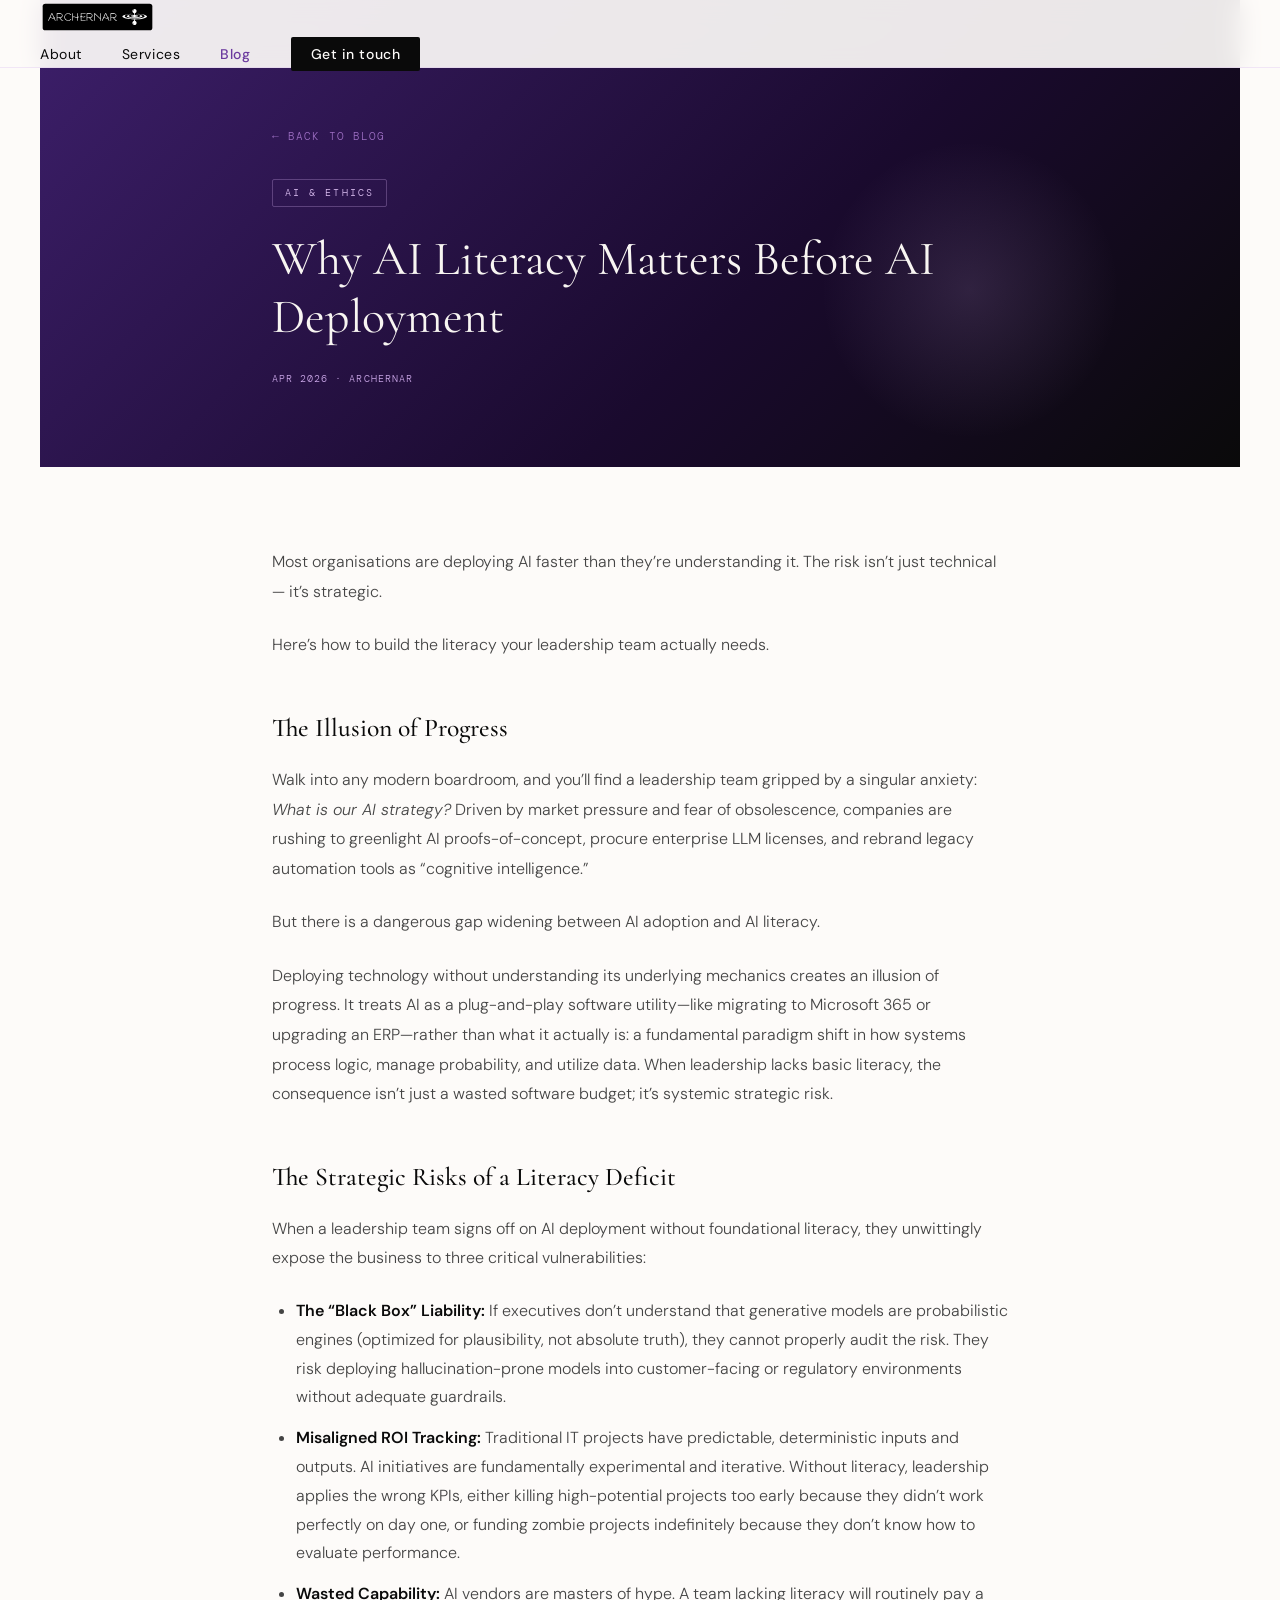
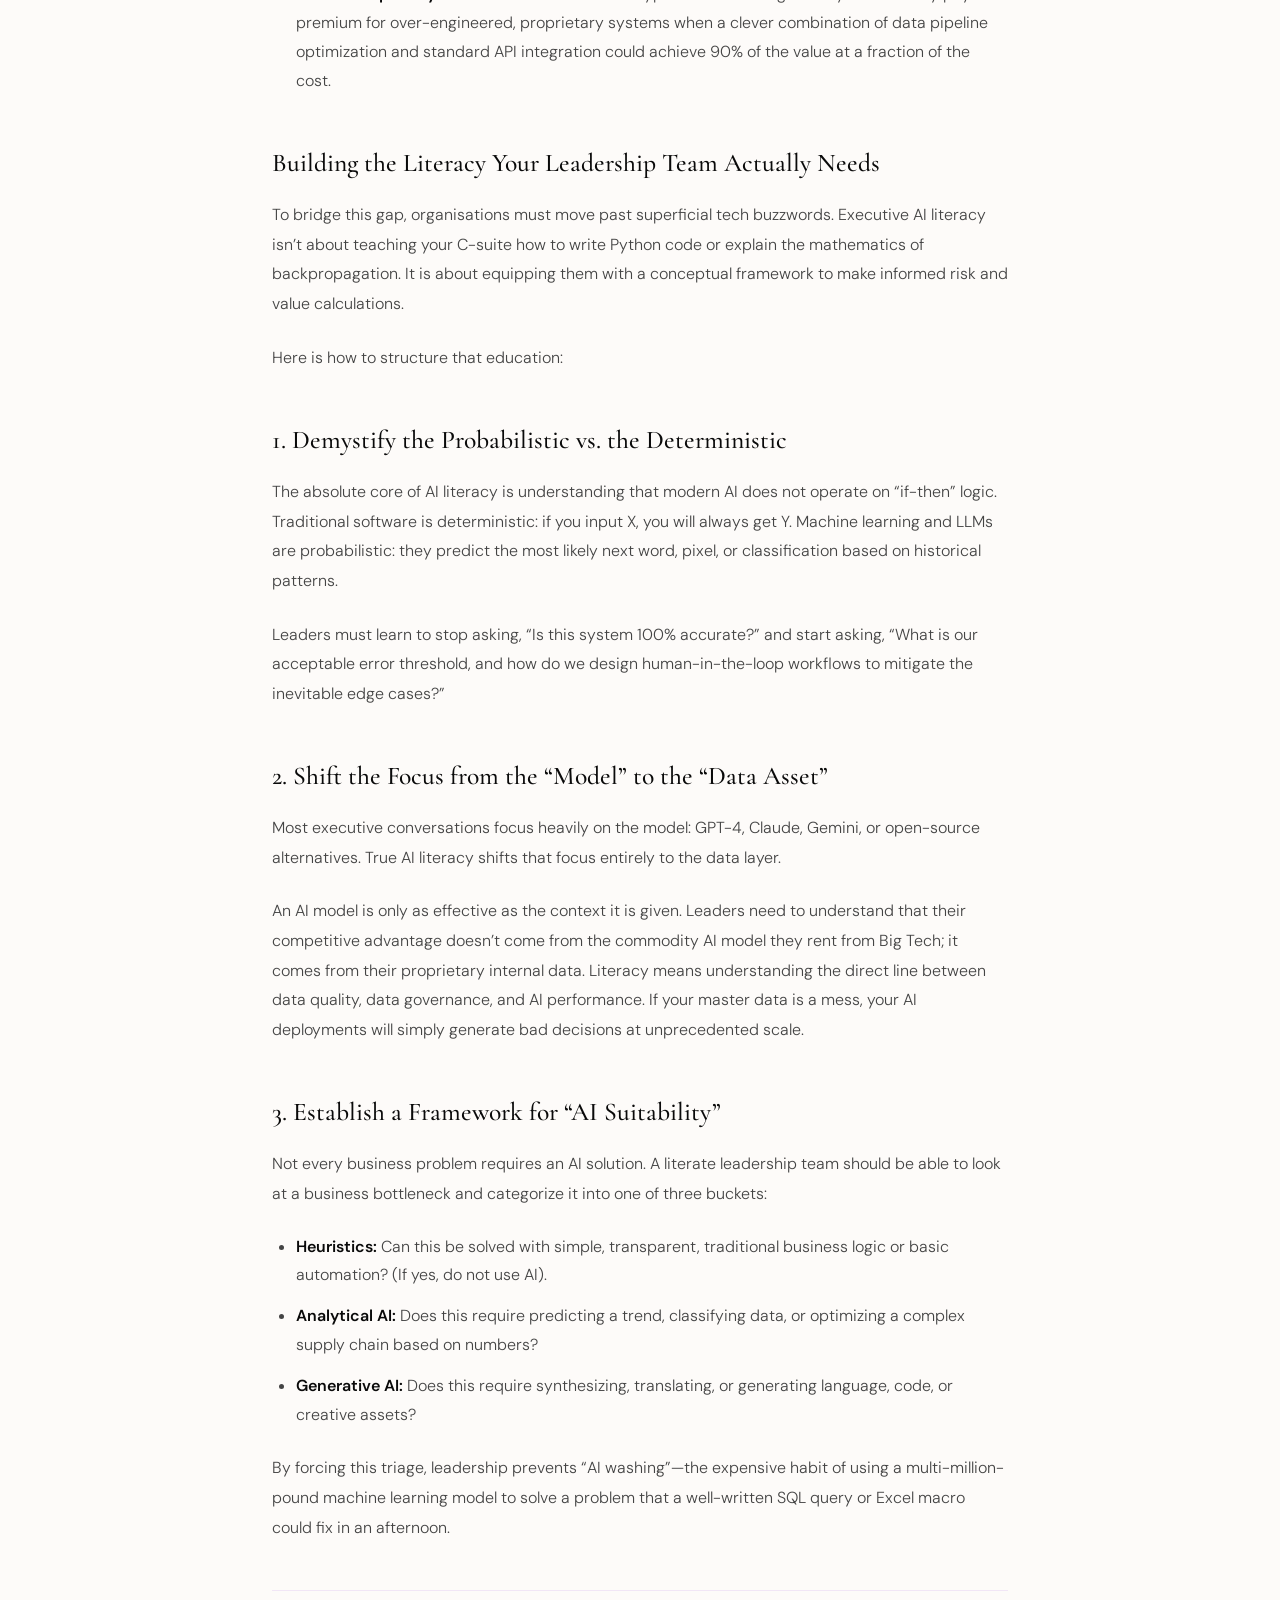
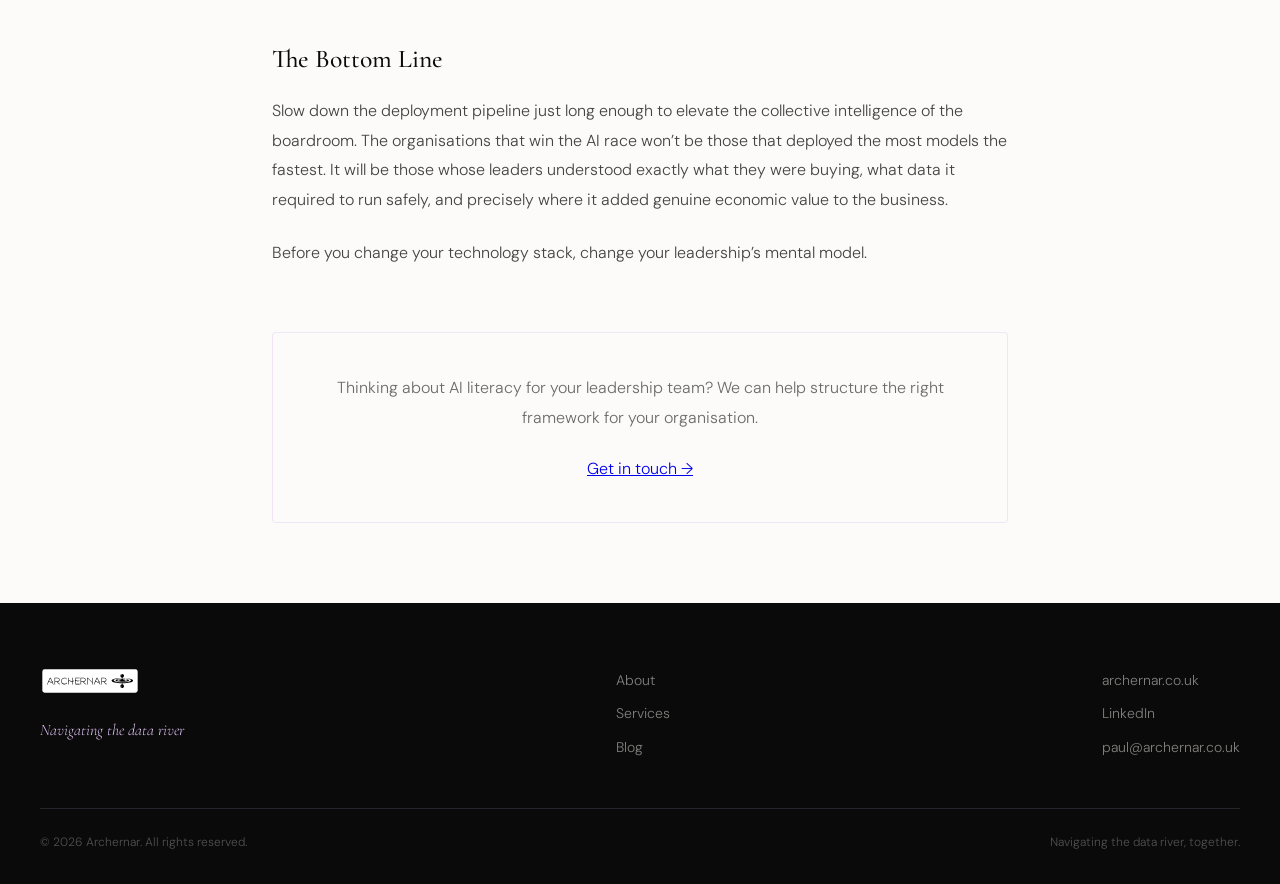
<file: blog/ailiteracy.html>
<!DOCTYPE html>
<html lang="en">
<head>
<!-- Google tag (gtag.js) -->
<script async src="https://www.googletagmanager.com/gtag/js?id=G-QQVH4RZPXK"></script>
<script>
window.dataLayer = window.dataLayer || [];
function gtag(){dataLayer.push(arguments);}
gtag('js', new Date());
gtag('config', 'G-QQVH4RZPXK');
</script>
<meta charset="UTF-8" />
<meta name="viewport" content="width=device-width, initial-scale=1.0" />
<title>Why AI Literacy Matters Before AI Deployment | Archernar</title>
<meta name="description" content="Most organisations are deploying AI faster than they are understanding it. The risk isn't just technical - it's strategic. Here's how to build the literacy your leadership team actually needs." />
<link rel="stylesheet" href="../style.css" />
<link rel="icon" type="image/png" href="../favicon.png" />
<style>
    .post-hero {
      background: linear-gradient(135deg, #3d1f6b 0%, #1a0a2e 60%, var(--black) 100%);
      padding: 8rem 0 5rem;
      position: relative;
      overflow: hidden;
    }
    .post-hero::before {
      content: '';
      position: absolute;
      top: 30%;
      right: 10%;
      width: 300px;
      height: 300px;
      border-radius: 50%;
      background: radial-gradient(circle, rgba(204,168,233,0.15) 0%, transparent 70%);
    }
    .post-hero-inner {
      max-width: 800px;
      margin: 0 auto;
      padding: 0 2rem;
      position: relative;
      z-index: 1;
    }
    .post-category {
      font-family: 'DM Mono', monospace;
      font-size: 0.65rem;
      letter-spacing: 0.2em;
      text-transform: uppercase;
      color: var(--lavender-light);
      border: 1px solid rgba(204,168,233,0.3);
      padding: 0.3rem 0.75rem;
      border-radius: 2px;
      display: inline-block;
      margin-bottom: 1.5rem;
    }
    .post-hero-title {
      font-family: 'Cormorant Garamond', serif;
      font-size: clamp(1.8rem, 4vw, 3rem);
      font-weight: 400;
      color: var(--off-white);
      line-height: 1.2;
      margin-bottom: 1.5rem;
    }
    .post-meta {
      font-family: 'DM Mono', monospace;
      font-size: 0.65rem;
      letter-spacing: 0.1em;
      text-transform: uppercase;
      color: var(--lavender);
    }
    .post-body {
      max-width: 800px;
      margin: 0 auto;
      padding: 5rem 2rem;
    }
    .post-body p {
      font-size: 1rem;
      line-height: 1.85;
      color: #444;
      margin-bottom: 1.5rem;
    }
    .post-body h2 {
      font-family: 'Cormorant Garamond', serif;
      font-size: 1.6rem;
      font-weight: 500;
      color: var(--black);
      margin-top: 3rem;
      margin-bottom: 1rem;
    }
    .post-body ul {
      margin: 1rem 0 1.5rem 1.5rem;
    }
    .post-body ul li {
      font-size: 1rem;
      line-height: 1.8;
      color: #444;
      margin-bottom: 0.75rem;
    }
    .post-body ul li strong {
      color: var(--black);
      font-weight: 600;
    }
    .post-body strong {
      color: var(--black);
      font-weight: 600;
    }
    .post-divider {
      border: none;
      border-top: 1px solid var(--border);
      margin: 3rem 0;
    }
    .post-footer-cta {
      background: var(--warm-white);
      border: 1px solid var(--border);
      border-radius: 4px;
      padding: 2.5rem;
      text-align: center;
      margin-top: 4rem;
    }
    .post-footer-cta p {
      color: var(--text-muted);
      margin-bottom: 1.5rem;
    }
    .back-link {
      display: inline-flex;
      align-items: center;
      gap: 0.5rem;
      font-family: 'DM Mono', monospace;
      font-size: 0.7rem;
      letter-spacing: 0.1em;
      text-transform: uppercase;
      color: var(--lavender-dark);
      text-decoration: none;
      margin-bottom: 2rem;
      display: block;
    }
    .back-link:hover {
      color: var(--black);
    }
</style>
</head>
<body>

  <!-- NAVIGATION -->
  <nav class="nav">
    <div class="nav-inner">
      <a href="../index.html">
        <img src="../logo-black.svg" alt="Archernar" class="nav-logo"/>
      </a>
      <ul class="nav-links">
        <li><a href="../about.html">About</a></li>
        <li><a href="../services.html">Services</a></li>
        <li><a href="../blog.html" class="active">Blog</a></li>
        <li><a href="../about.html#contact" class="nav-cta">Get in touch</a></li>
      </ul>
    </div>
  </nav>

  <!-- HERO -->
  <section class="post-hero">
    <div class="post-hero-inner">
      <a href="../blog.html" class="back-link">&#8592; Back to Blog</a>
      <span class="post-category">AI &amp; Ethics</span>
      <h1 class="post-hero-title">Why AI Literacy Matters Before AI Deployment</h1>
      <p class="post-meta">Apr 2026 &middot; Archernar</p>
    </div>
  </section>

  <!-- ARTICLE BODY -->
  <article class="post-body">

    <p>Most organisations are deploying AI faster than they&#8217;re understanding it. The risk isn&#8217;t just technical &#8212; it&#8217;s strategic.</p>

    <p>Here&#8217;s how to build the literacy your leadership team actually needs.</p>

    <h2>The Illusion of Progress</h2>

    <p>Walk into any modern boardroom, and you&#8217;ll find a leadership team gripped by a singular anxiety: <em>What is our AI strategy?</em> Driven by market pressure and fear of obsolescence, companies are rushing to greenlight AI proofs-of-concept, procure enterprise LLM licenses, and rebrand legacy automation tools as &#8220;cognitive intelligence.&#8221;</p>

    <p>But there is a dangerous gap widening between AI adoption and AI literacy.</p>

    <p>Deploying technology without understanding its underlying mechanics creates an illusion of progress. It treats AI as a plug-and-play software utility&#8212;like migrating to Microsoft 365 or upgrading an ERP&#8212;rather than what it actually is: a fundamental paradigm shift in how systems process logic, manage probability, and utilize data. When leadership lacks basic literacy, the consequence isn&#8217;t just a wasted software budget; it&#8217;s systemic strategic risk.</p>

    <h2>The Strategic Risks of a Literacy Deficit</h2>

    <p>When a leadership team signs off on AI deployment without foundational literacy, they unwittingly expose the business to three critical vulnerabilities:</p>

    <ul>
      <li><strong>The &#8220;Black Box&#8221; Liability:</strong> If executives don&#8217;t understand that generative models are probabilistic engines (optimized for plausibility, not absolute truth), they cannot properly audit the risk. They risk deploying hallucination-prone models into customer-facing or regulatory environments without adequate guardrails.</li>
      <li><strong>Misaligned ROI Tracking:</strong> Traditional IT projects have predictable, deterministic inputs and outputs. AI initiatives are fundamentally experimental and iterative. Without literacy, leadership applies the wrong KPIs, either killing high-potential projects too early because they didn&#8217;t work perfectly on day one, or funding zombie projects indefinitely because they don&#8217;t know how to evaluate performance.</li>
      <li><strong>Wasted Capability:</strong> AI vendors are masters of hype. A team lacking literacy will routinely pay a premium for over-engineered, proprietary systems when a clever combination of data pipeline optimization and standard API integration could achieve 90% of the value at a fraction of the cost.</li>
    </ul>

    <h2>Building the Literacy Your Leadership Team Actually Needs</h2>

    <p>To bridge this gap, organisations must move past superficial tech buzzwords. Executive AI literacy isn&#8217;t about teaching your C-suite how to write Python code or explain the mathematics of backpropagation. It is about equipping them with a conceptual framework to make informed risk and value calculations.</p>

    <p>Here is how to structure that education:</p>

    <h2>1. Demystify the Probabilistic vs. the Deterministic</h2>

    <p>The absolute core of AI literacy is understanding that modern AI does not operate on &#8220;if-then&#8221; logic. Traditional software is deterministic: if you input X, you will always get Y. Machine learning and LLMs are probabilistic: they predict the most likely next word, pixel, or classification based on historical patterns.</p>

    <p>Leaders must learn to stop asking, &#8220;Is this system 100% accurate?&#8221; and start asking, &#8220;What is our acceptable error threshold, and how do we design human-in-the-loop workflows to mitigate the inevitable edge cases?&#8221;</p>

    <h2>2. Shift the Focus from the &#8220;Model&#8221; to the &#8220;Data Asset&#8221;</h2>

    <p>Most executive conversations focus heavily on the model: GPT-4, Claude, Gemini, or open-source alternatives. True AI literacy shifts that focus entirely to the data layer.</p>

    <p>An AI model is only as effective as the context it is given. Leaders need to understand that their competitive advantage doesn&#8217;t come from the commodity AI model they rent from Big Tech; it comes from their proprietary internal data. Literacy means understanding the direct line between data quality, data governance, and AI performance. If your master data is a mess, your AI deployments will simply generate bad decisions at unprecedented scale.</p>

    <h2>3. Establish a Framework for &#8220;AI Suitability&#8221;</h2>

    <p>Not every business problem requires an AI solution. A literate leadership team should be able to look at a business bottleneck and categorize it into one of three buckets:</p>

    <ul>
      <li><strong>Heuristics:</strong> Can this be solved with simple, transparent, traditional business logic or basic automation? (If yes, do not use AI).</li>
      <li><strong>Analytical AI:</strong> Does this require predicting a trend, classifying data, or optimizing a complex supply chain based on numbers?</li>
      <li><strong>Generative AI:</strong> Does this require synthesizing, translating, or generating language, code, or creative assets?</li>
    </ul>

    <p>By forcing this triage, leadership prevents &#8220;AI washing&#8221;&#8212;the expensive habit of using a multi-million-pound machine learning model to solve a problem that a well-written SQL query or Excel macro could fix in an afternoon.</p>

    <hr class="post-divider" />

    <h2>The Bottom Line</h2>

    <p>Slow down the deployment pipeline just long enough to elevate the collective intelligence of the boardroom. The organisations that win the AI race won&#8217;t be those that deployed the most models the fastest. It will be those whose leaders understood exactly what they were buying, what data it required to run safely, and precisely where it added genuine economic value to the business.</p>

    <p>Before you change your technology stack, change your leadership&#8217;s mental model.</p>

    <section class="post-footer-cta">
      <p>Thinking about AI literacy for your leadership team? We can help structure the right framework for your organisation.</p>
      <a href="../about.html#contact" class="btn">Get in touch &#8594;</a>
    </section>

  </article>

  <!-- FOOTER -->
  <footer>
    <div class="footer-inner">
      <div>
        <img src="../logo-white.svg" alt="Archernar" class="footer-logo" />
        <p class="footer-tagline">Navigating the data river</p>
      </div>
      <ul class="footer-links">
        <li><a href="../about.html">About</a></li>
        <li><a href="../services.html">Services</a></li>
        <li><a href="../blog.html">Blog</a></li>
      </ul>
      <ul class="footer-links">
        <li><a href="https://archernar.co.uk" target="_blank">archernar.co.uk</a></li>
        <li><a href="https://www.linkedin.com/company/archernar" target="_blank">LinkedIn</a></li>
        <li><a href="mailto:paul@archernar.co.uk">paul@archernar.co.uk</a></li>
      </ul>
    </div>
    <div class="footer-bottom">
      <span>&copy; 2026 Archernar. All rights reserved.</span>
      <span>Navigating the data river, together.</span>
    </div>
  </footer>

</body>
</html>
</file>
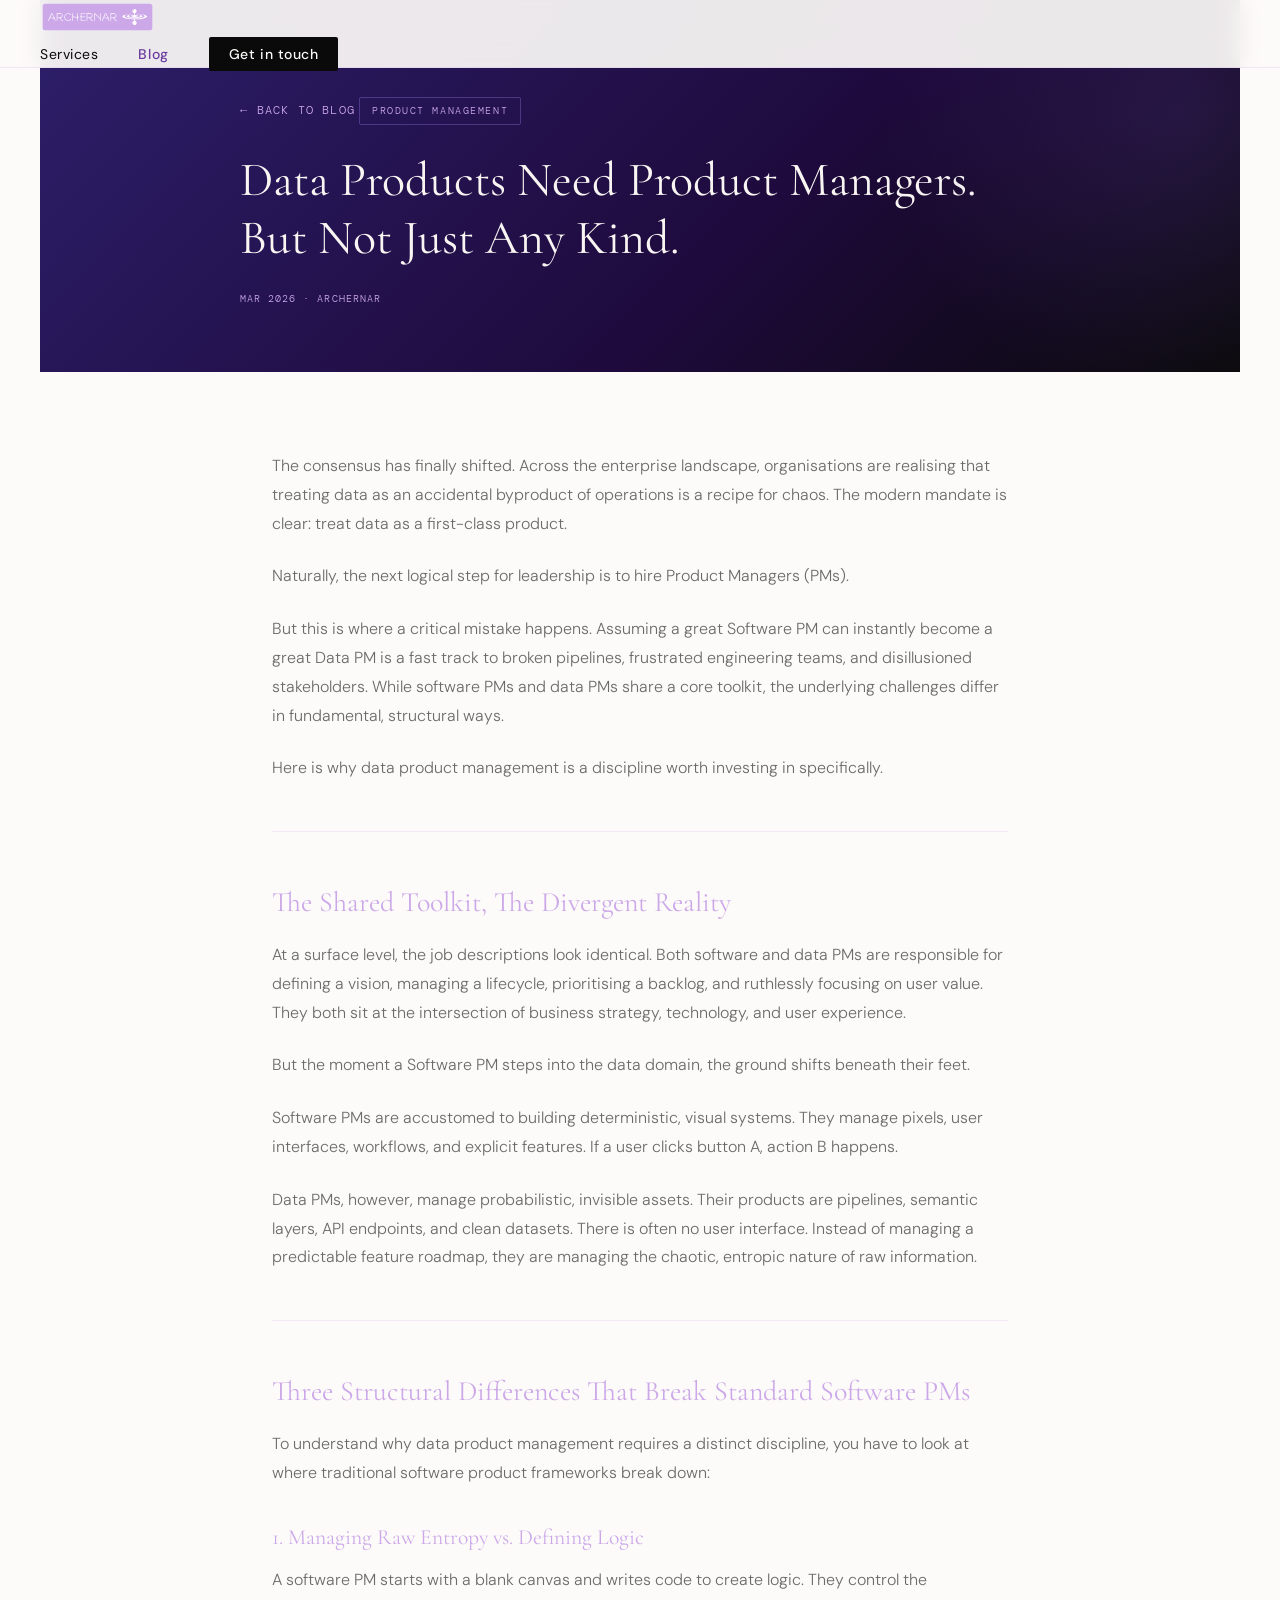
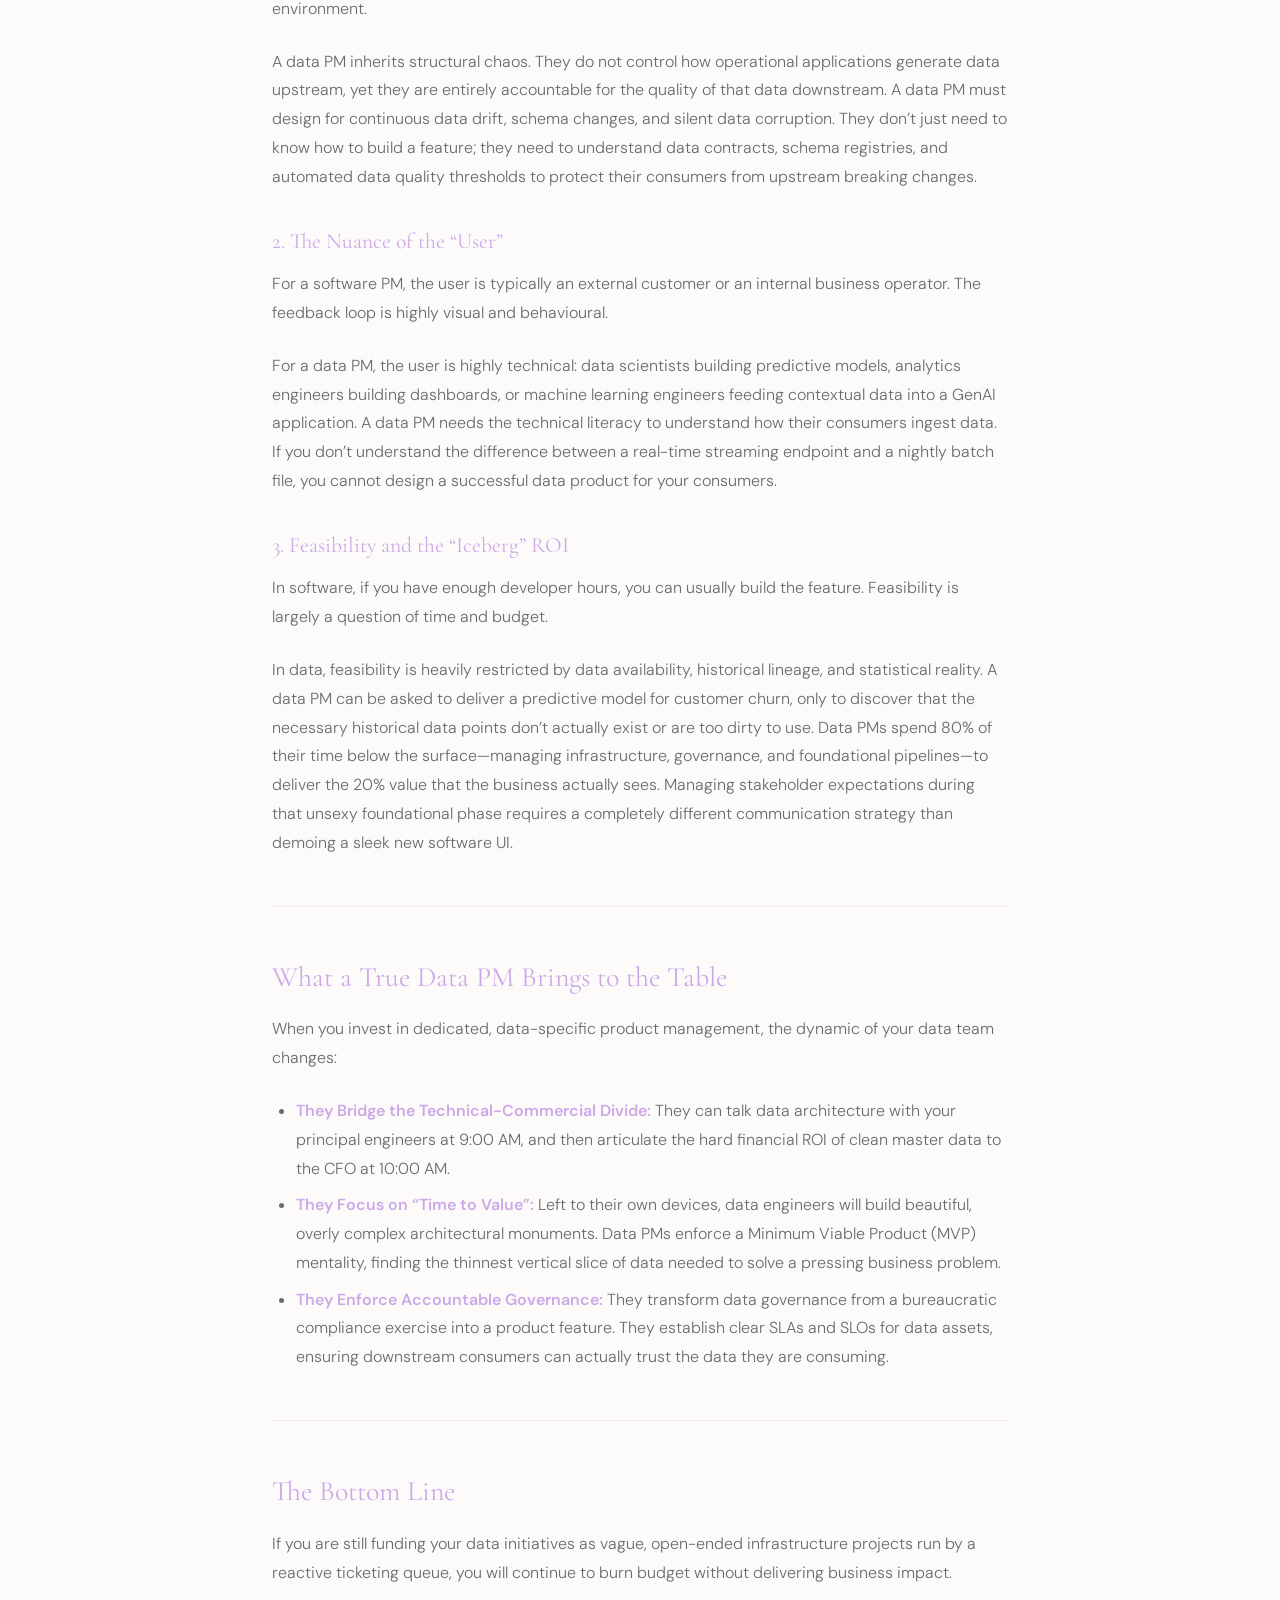
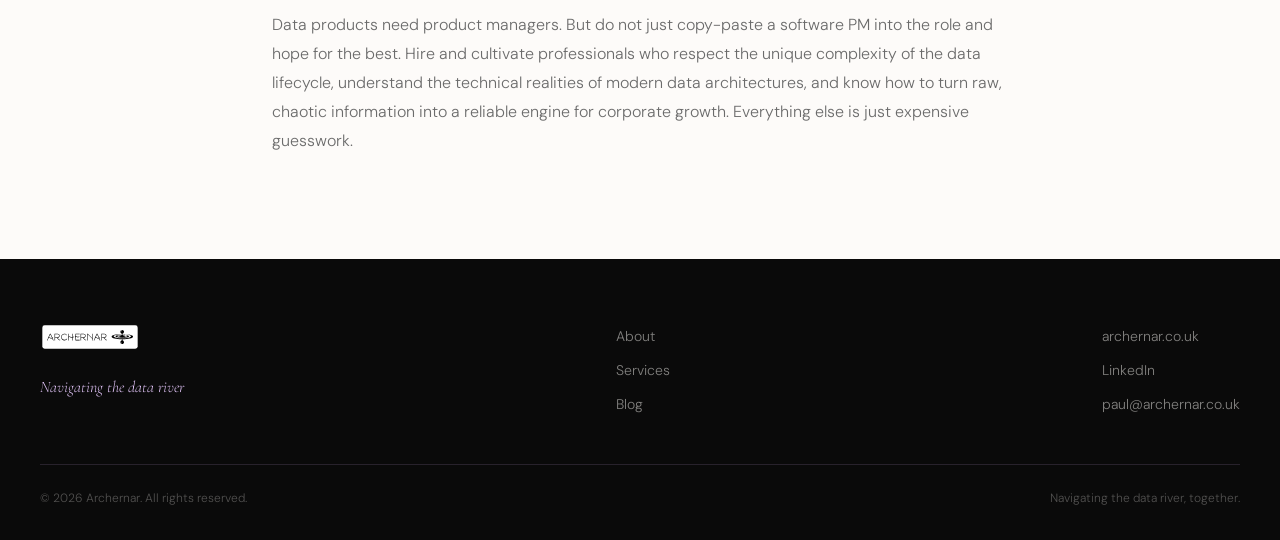
<file: blog/datapms.html>
<!DOCTYPE html>
<html lang="en">
<head>
  <!-- Google tag (gtag.js) -->
  <script async src="https://www.googletagmanager.com/gtag/js?id=G-QQVH4RZPXK"></script>
  <script>
    window.dataLayer = window.dataLayer || [];
    function gtag(){dataLayer.push(arguments);}
    gtag('js', new Date());
    gtag('config', 'G-QQVH4RZPXK');
  </script>
  <meta charset="UTF-8" />
  <meta name="viewport" content="width=device-width, initial-scale=1.0" />
  <title>Data Products Need Product Managers. But Not Just Any Kind. | Archernar</title>
  <meta name="description" content="Software PMs and data PMs share a toolkit, but the challenges differ in important ways. We unpack what makes data product management a discipline worth investing in specifically." />
  <link rel="stylesheet" href="../style.css" />
  <link rel="icon" type="image/png" href="../favicon.png" />
  <style>
    .post-hero {
      background: linear-gradient(135deg, #2d1f6b 0%, #1e0a3c 60%, var(--black) 100%);
      position: relative;
      overflow: hidden;
      padding: 6rem 2rem 4rem;
    }
    .post-hero::before {
      content: '';
      position: absolute;
      top: -50%;
      right: -20%;
      width: 600px;
      height: 600px;
      background: radial-gradient(circle, rgba(139, 92, 246, 0.15) 0%, transparent 70%);
      pointer-events: none;
    }
    .post-hero-inner {
      max-width: 800px;
      margin: 0 auto;
    }
    .back-link {
      display: inline-block;
      color: var(--lavender);
      text-decoration: none;
      font-family: 'DM Mono', monospace;
      font-size: 0.75rem;
      letter-spacing: 0.1em;
      text-transform: uppercase;
      margin-bottom: 2rem;
      transition: color 0.2s;
    }
    .back-link:hover {
      color: var(--off-white);
    }
    .post-category {
      display: inline-block;
      font-family: 'DM Mono', monospace;
      font-size: 0.65rem;
      letter-spacing: 0.15em;
      text-transform: uppercase;
      color: var(--lavender);
      border: 1px solid rgba(167, 139, 250, 0.3);
      padding: 0.3rem 0.75rem;
      border-radius: 2px;
      display: inline-block;
      margin-bottom: 1.5rem;
    }
    .post-hero-title {
      font-family: 'Cormorant Garamond', serif;
      font-size: clamp(1.8rem, 4vw, 3rem);
      font-weight: 400;
      color: var(--off-white);
      line-height: 1.2;
      margin-bottom: 1.5rem;
    }
    .post-meta {
      font-family: 'DM Mono', monospace;
      font-size: 0.65rem;
      letter-spacing: 0.1em;
      text-transform: uppercase;
      color: var(--lavender);
    }
    .post-body {
      max-width: 800px;
      margin: 0 auto;
      padding: 5rem 2rem;
    }
    .post-body p {
      font-size: 1rem;
      line-height: 1.8;
      color: var(--text-muted);
      margin-bottom: 1.5rem;
    }
    .post-body h2 {
      font-family: 'Cormorant Garamond', serif;
      font-size: 1.75rem;
      font-weight: 400;
      color: var(--lavender);
      margin-top: 3rem;
      margin-bottom: 1rem;
    }
    .post-body h3 {
      font-family: 'Cormorant Garamond', serif;
      font-size: 1.35rem;
      font-weight: 400;
      color: var(--lavender);
      margin-top: 2rem;
      margin-bottom: 0.75rem;
    }
    .post-body ul, .post-body ol {
      margin-bottom: 1.5rem;
      padding-left: 1.5rem;
    }
    .post-body li {
      font-size: 1rem;
      line-height: 1.8;
      color: var(--text-muted);
      margin-bottom: 0.5rem;
    }
    .post-body strong {
      color: var(--lavender);
      font-weight: 600;
    }
    .divider {
      border: none;
      border-top: 1px solid rgba(255,255,255,0.08);
      margin: 3rem 0;
    }
  </style>
</head>
<body>

  <!-- NAV -->
  <nav class="nav">
    <div class="nav-inner">
      <a href="../index.html" class="nav-logo-link">
        <img src="../logo-color.svg" alt="Archernar" class="nav-logo" />
      </a>
      <ul class="nav-links">
        <li><a href="../services.html">Services</a></li>
        <li><a href="../blog.html" class="active">Blog</a></li>
        <li><a href="../about.html#contact" class="nav-cta">Get in touch</a></li>
      </ul>
    </div>
  </nav>

  <!-- HERO -->
  <section class="post-hero">
    <div class="post-hero-inner">
      <a href="../blog.html" class="back-link">&#8592; Back to Blog</a>
      <span class="post-category">Product Management</span>
      <h1 class="post-hero-title">Data Products Need Product Managers. But Not Just Any Kind.</h1>
      <p class="post-meta">Mar 2026 &middot; Archernar</p>
    </div>
  </section>

  <!-- POST BODY -->
  <article class="post-body">
    <p>The consensus has finally shifted. Across the enterprise landscape, organisations are realising that treating data as an accidental byproduct of operations is a recipe for chaos. The modern mandate is clear: treat data as a first-class product.</p>
    <p>Naturally, the next logical step for leadership is to hire Product Managers (PMs).</p>
    <p>But this is where a critical mistake happens. Assuming a great Software PM can instantly become a great Data PM is a fast track to broken pipelines, frustrated engineering teams, and disillusioned stakeholders. While software PMs and data PMs share a core toolkit, the underlying challenges differ in fundamental, structural ways.</p>
    <p>Here is why data product management is a discipline worth investing in specifically.</p>

    <hr class="divider" />

    <h2>The Shared Toolkit, The Divergent Reality</h2>
    <p>At a surface level, the job descriptions look identical. Both software and data PMs are responsible for defining a vision, managing a lifecycle, prioritising a backlog, and ruthlessly focusing on user value. They both sit at the intersection of business strategy, technology, and user experience.</p>
    <p>But the moment a Software PM steps into the data domain, the ground shifts beneath their feet.</p>
    <p>Software PMs are accustomed to building deterministic, visual systems. They manage pixels, user interfaces, workflows, and explicit features. If a user clicks button A, action B happens.</p>
    <p>Data PMs, however, manage probabilistic, invisible assets. Their products are pipelines, semantic layers, API endpoints, and clean datasets. There is often no user interface. Instead of managing a predictable feature roadmap, they are managing the chaotic, entropic nature of raw information.</p>

    <hr class="divider" />

    <h2>Three Structural Differences That Break Standard Software PMs</h2>
    <p>To understand why data product management requires a distinct discipline, you have to look at where traditional software product frameworks break down:</p>

    <h3>1. Managing Raw Entropy vs. Defining Logic</h3>
    <p>A software PM starts with a blank canvas and writes code to create logic. They control the environment.</p>
    <p>A data PM inherits structural chaos. They do not control how operational applications generate data upstream, yet they are entirely accountable for the quality of that data downstream. A data PM must design for continuous data drift, schema changes, and silent data corruption. They don&rsquo;t just need to know how to build a feature; they need to understand data contracts, schema registries, and automated data quality thresholds to protect their consumers from upstream breaking changes.</p>

    <h3>2. The Nuance of the &ldquo;User&rdquo;</h3>
    <p>For a software PM, the user is typically an external customer or an internal business operator. The feedback loop is highly visual and behavioural.</p>
    <p>For a data PM, the user is highly technical: data scientists building predictive models, analytics engineers building dashboards, or machine learning engineers feeding contextual data into a GenAI application. A data PM needs the technical literacy to understand how their consumers ingest data. If you don&rsquo;t understand the difference between a real-time streaming endpoint and a nightly batch file, you cannot design a successful data product for your consumers.</p>

    <h3>3. Feasibility and the &ldquo;Iceberg&rdquo; ROI</h3>
    <p>In software, if you have enough developer hours, you can usually build the feature. Feasibility is largely a question of time and budget.</p>
    <p>In data, feasibility is heavily restricted by data availability, historical lineage, and statistical reality. A data PM can be asked to deliver a predictive model for customer churn, only to discover that the necessary historical data points don&rsquo;t actually exist or are too dirty to use. Data PMs spend 80% of their time below the surface&mdash;managing infrastructure, governance, and foundational pipelines&mdash;to deliver the 20% value that the business actually sees. Managing stakeholder expectations during that unsexy foundational phase requires a completely different communication strategy than demoing a sleek new software UI.</p>

    <hr class="divider" />

    <h2>What a True Data PM Brings to the Table</h2>
    <p>When you invest in dedicated, data-specific product management, the dynamic of your data team changes:</p>
    <ul>
      <li><strong>They Bridge the Technical-Commercial Divide:</strong> They can talk data architecture with your principal engineers at 9:00 AM, and then articulate the hard financial ROI of clean master data to the CFO at 10:00 AM.</li>
      <li><strong>They Focus on &ldquo;Time to Value&rdquo;:</strong> Left to their own devices, data engineers will build beautiful, overly complex architectural monuments. Data PMs enforce a Minimum Viable Product (MVP) mentality, finding the thinnest vertical slice of data needed to solve a pressing business problem.</li>
      <li><strong>They Enforce Accountable Governance:</strong> They transform data governance from a bureaucratic compliance exercise into a product feature. They establish clear SLAs and SLOs for data assets, ensuring downstream consumers can actually trust the data they are consuming.</li>
    </ul>

    <hr class="divider" />

    <h2>The Bottom Line</h2>
    <p>If you are still funding your data initiatives as vague, open-ended infrastructure projects run by a reactive ticketing queue, you will continue to burn budget without delivering business impact.</p>
    <p>Data products need product managers. But do not just copy-paste a software PM into the role and hope for the best. Hire and cultivate professionals who respect the unique complexity of the data lifecycle, understand the technical realities of modern data architectures, and know how to turn raw, chaotic information into a reliable engine for corporate growth. Everything else is just expensive guesswork.</p>
  </article>

  <footer>
    <div class="footer-inner">
      <div>
        <img src="../logo-white.svg" alt="Archernar" class="footer-logo" />
        <p class="footer-tagline">Navigating the data river</p>
      </div>
      <ul class="footer-links">
        <li><a href="../about.html">About</a></li>
        <li><a href="../services.html">Services</a></li>
        <li><a href="../blog.html">Blog</a></li>
      </ul>
      <ul class="footer-links">
        <li><a href="https://archernar.co.uk" target="_blank">archernar.co.uk</a></li>
        <li><a href="https://www.linkedin.com/company/archernar" target="_blank">LinkedIn</a></li>
        <li><a href="mailto:paul@archernar.co.uk">paul@archernar.co.uk</a></li>
      </ul>
    </div>
    <div class="footer-bottom">
      <span>&copy; 2026 Archernar. All rights reserved.</span>
      <span>Navigating the data river, together.</span>
    </div>
  </footer>

</body>
</html>
</file>
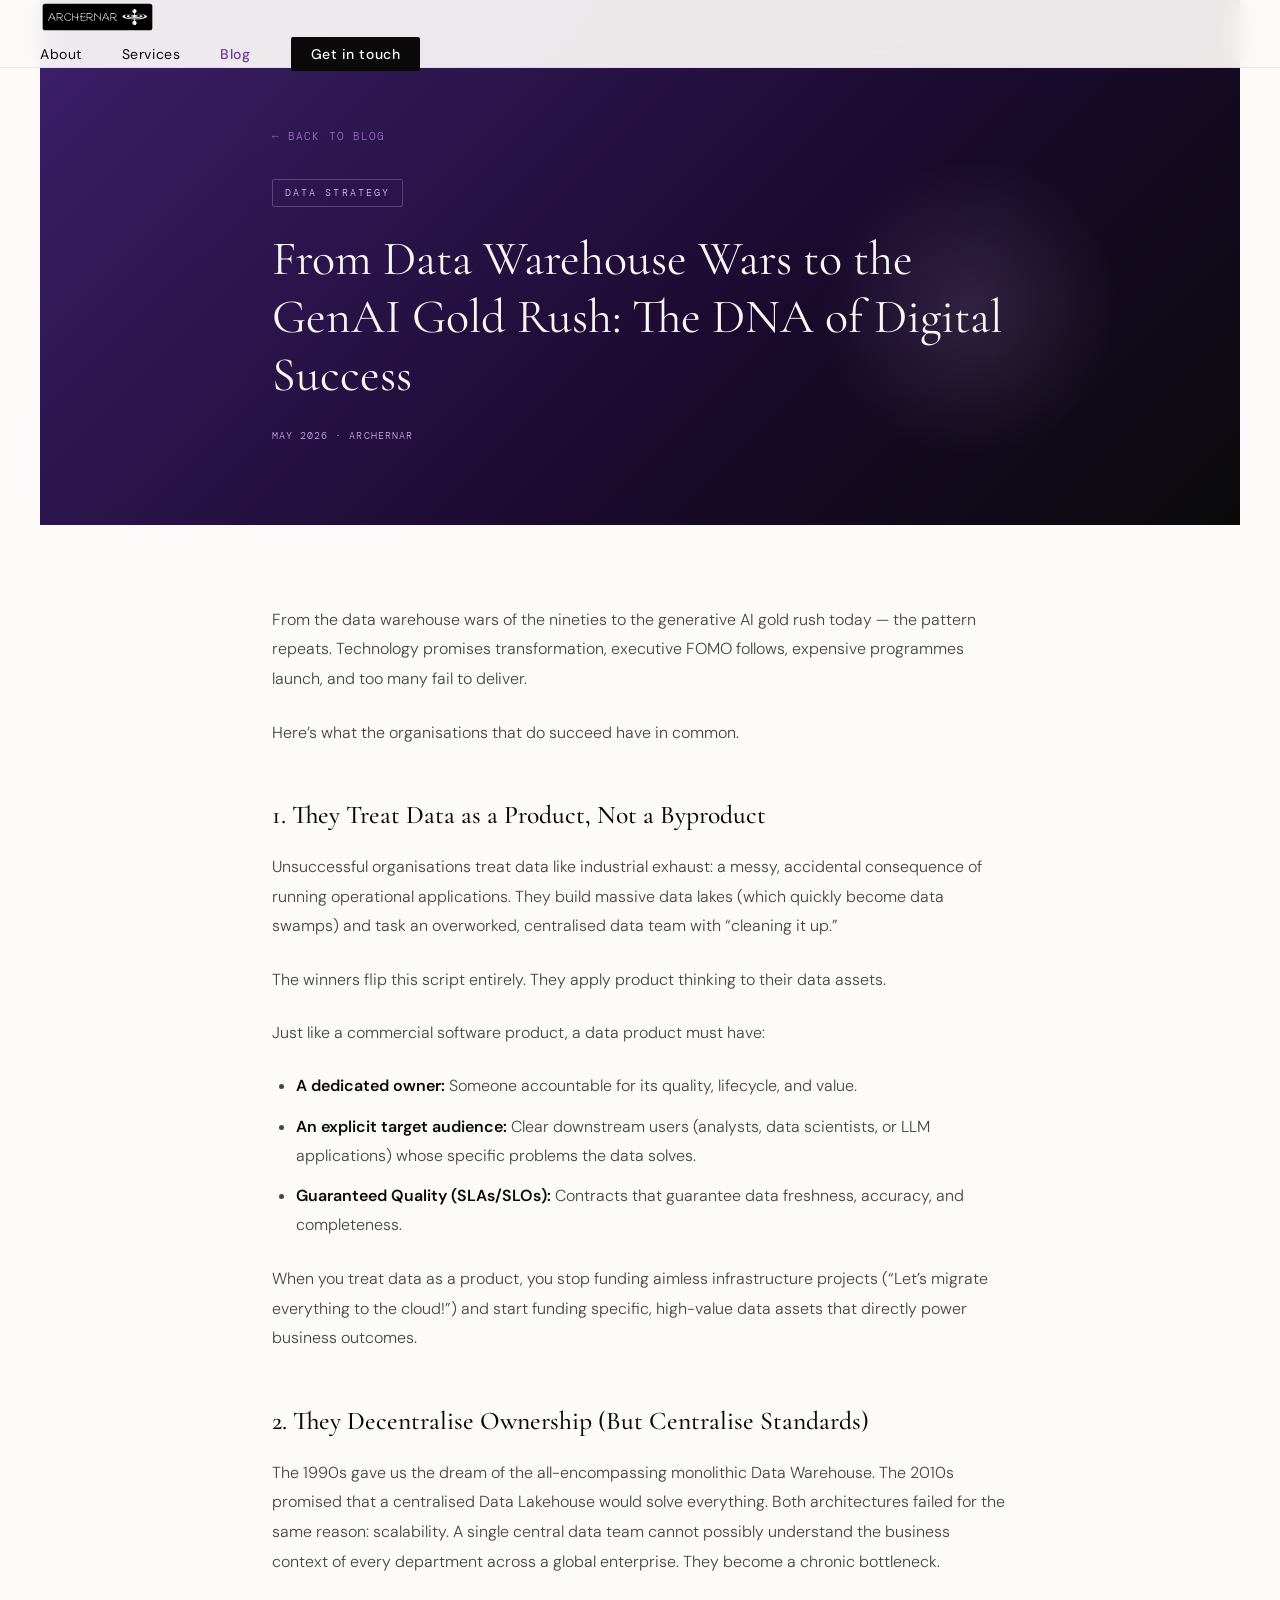
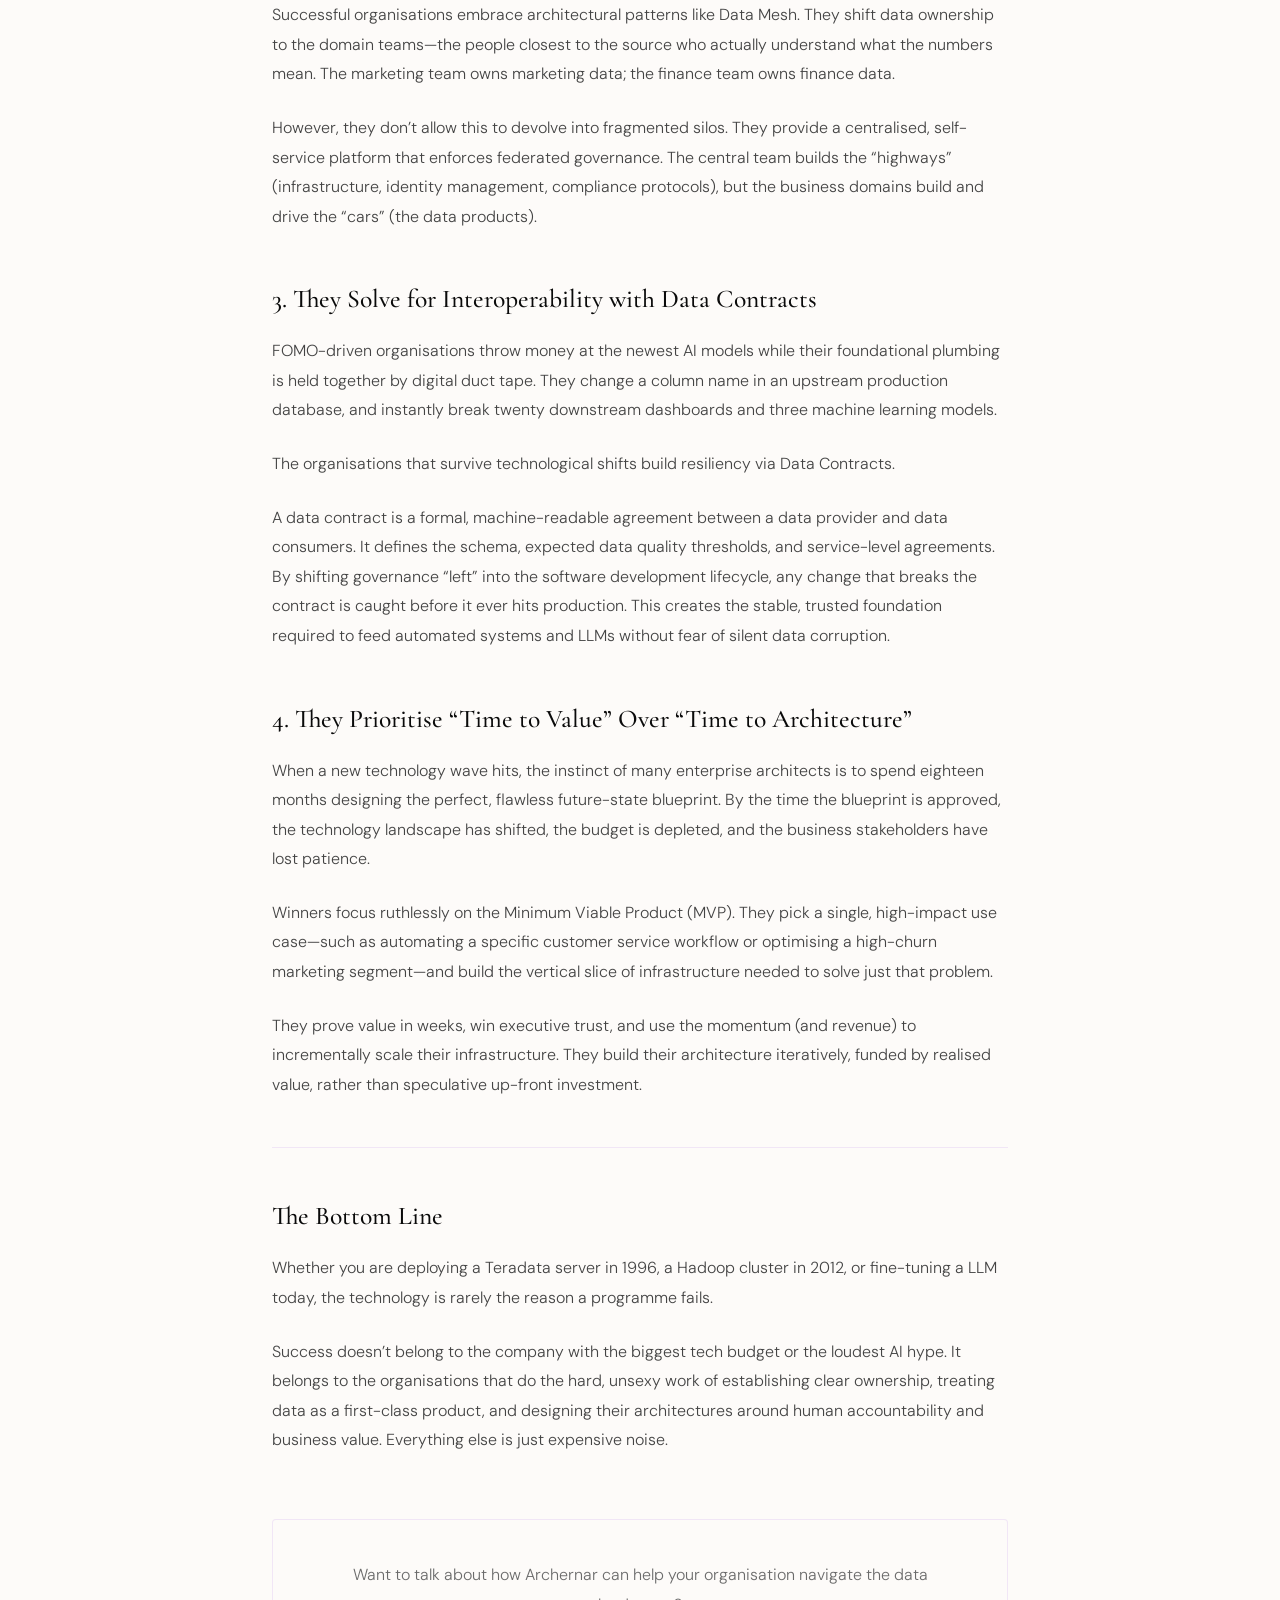
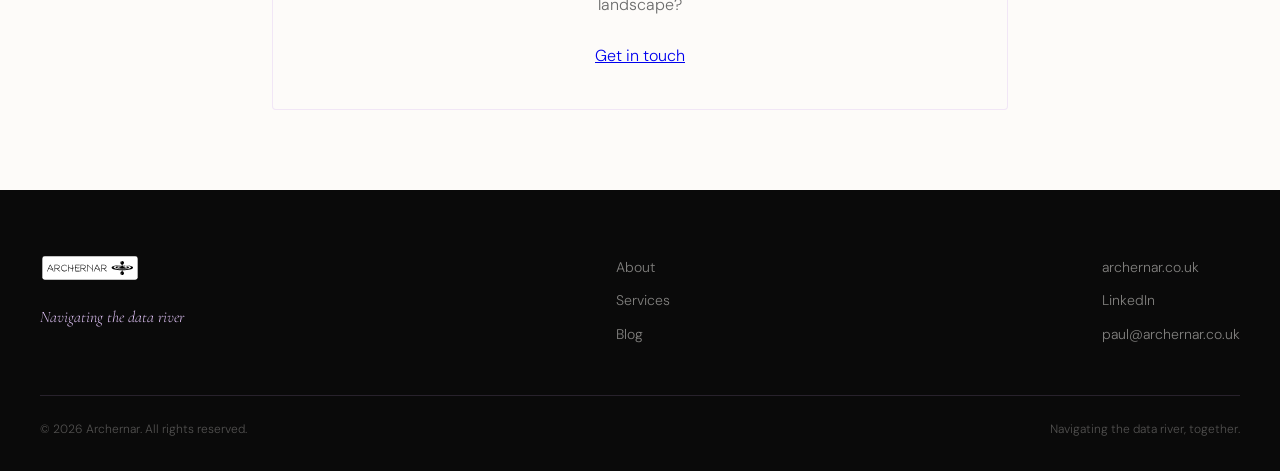
<file: blog/warehousewars.html>
<!DOCTYPE html>
<html lang="en">
<head>
  <!-- Google tag (gtag.js) -->
  <script async src="https://www.googletagmanager.com/gtag/js?id=G-QQVH4RZPXK"></script>
  <script>
    window.dataLayer = window.dataLayer || [];
    function gtag(){dataLayer.push(arguments);}
    gtag('js', new Date());
    gtag('config', 'G-QQVH4RZPXK');
  </script>
  <meta charset="UTF-8" />
  <meta name="viewport" content="width=device-width, initial-scale=1.0" />
  <title>From Data Warehouse Wars to the GenAI Gold Rush | Archernar</title>
  <meta name="description" content="From the nineties data warehouse wars to today generative AI gold rush, organizations routinely fail when chasing technology hype. The select few that succeed do so by treating data as a product, decentralizing ownership, and focusing on immediate business value." />
  <link rel="stylesheet" href="../style.css" />
  <link rel="icon" type="image/png" href="../favicon.png" />
  <style>
    .post-hero {
      background: linear-gradient(135deg, #3d1f6b 0%, #1a0a2e 60%, var(--black) 100%);
      padding: 8rem 0 5rem;
      position: relative;
      overflow: hidden;
    }
    .post-hero::before {
      content: '';
      position: absolute;
      top: 30%;
      right: 10%;
      width: 300px;
      height: 300px;
      border-radius: 50%;
      background: radial-gradient(circle, rgba(204,168,233,0.15) 0%, transparent 70%);
    }
    .post-hero-inner {
      max-width: 800px;
      margin: 0 auto;
      padding: 0 2rem;
      position: relative;
      z-index: 1;
    }
    .post-category {
      font-family: 'DM Mono', monospace;
      font-size: 0.65rem;
      letter-spacing: 0.2em;
      text-transform: uppercase;
      color: var(--lavender-light);
      border: 1px solid rgba(204,168,233,0.3);
      padding: 0.3rem 0.75rem;
      border-radius: 2px;
      display: inline-block;
      margin-bottom: 1.5rem;
    }
    .post-hero-title {
      font-family: 'Cormorant Garamond', serif;
      font-size: clamp(1.8rem, 4vw, 3rem);
      font-weight: 400;
      color: var(--off-white);
      line-height: 1.2;
      margin-bottom: 1.5rem;
    }
    .post-meta {
      font-family: 'DM Mono', monospace;
      font-size: 0.65rem;
      letter-spacing: 0.1em;
      text-transform: uppercase;
      color: var(--lavender);
    }
    .post-body {
      max-width: 800px;
      margin: 0 auto;
      padding: 5rem 2rem;
    }
    .post-body p {
      font-size: 1rem;
      line-height: 1.85;
      color: #444;
      margin-bottom: 1.5rem;
    }
    .post-body h2 {
      font-family: 'Cormorant Garamond', serif;
      font-size: 1.6rem;
      font-weight: 500;
      color: var(--black);
      margin-top: 3rem;
      margin-bottom: 1rem;
    }
    .post-body ul {
      margin: 1rem 0 1.5rem 1.5rem;
    }
    .post-body ul li {
      font-size: 1rem;
      line-height: 1.8;
      color: #444;
      margin-bottom: 0.75rem;
    }
    .post-body ul li strong {
      color: var(--black);
      font-weight: 600;
    }
    .post-body strong {
      color: var(--black);
      font-weight: 600;
    }
    .post-divider {
      border: none;
      border-top: 1px solid var(--border);
      margin: 3rem 0;
    }
    .post-footer-cta {
      background: var(--warm-white);
      border: 1px solid var(--border);
      border-radius: 4px;
      padding: 2.5rem;
      text-align: center;
      margin-top: 4rem;
    }
    .post-footer-cta p {
      color: var(--text-muted);
      margin-bottom: 1.5rem;
    }
    .back-link {
      display: inline-flex;
      align-items: center;
      gap: 0.5rem;
      font-family: 'DM Mono', monospace;
      font-size: 0.7rem;
      letter-spacing: 0.1em;
      text-transform: uppercase;
      color: var(--lavender-dark);
      text-decoration: none;
      margin-bottom: 2rem;
      display: block;
    }
    .back-link:hover {
      color: var(--black);
    }
  </style>
</head>
<body>

  <!-- NAVIGATION -->
  <nav class="nav">
    <div class="nav-inner">
      <a href="../index.html">
        <img src="../logo-black.svg" alt="Archernar"  class="nav-logo"/>
      </a>
      <ul class="nav-links">
        <li><a href="../about.html">About</a></li>
        <li><a href="../services.html">Services</a></li>
        <li><a href="../blog.html" class="active">Blog</a></li>
        <li><a href="../about.html#contact" class="nav-cta">Get in touch</a></li>
      </ul>
    </div>
  </nav>

  <!-- HERO -->
  <section class="post-hero">
    <div class="post-hero-inner">
      <a href="../blog.html" class="back-link">&#8592; Back to Blog</a>
      <span class="post-category">Data Strategy</span>
      <h1 class="post-hero-title">From Data Warehouse Wars to the GenAI Gold Rush: The DNA of Digital Success</h1>
      <p class="post-meta">May 2026 &middot; Archernar</p>
    </div>
  </section>

  <!-- POST BODY -->
  <article class="post-body">

    <p>From the data warehouse wars of the nineties to the generative AI gold rush today &mdash; the pattern repeats. Technology promises transformation, executive FOMO follows, expensive programmes launch, and too many fail to deliver.</p>

    <p>Here&rsquo;s what the organisations that do succeed have in common.</p>

    <h2>1. They Treat Data as a Product, Not a Byproduct</h2>

    <p>Unsuccessful organisations treat data like industrial exhaust: a messy, accidental consequence of running operational applications. They build massive data lakes (which quickly become data swamps) and task an overworked, centralised data team with &ldquo;cleaning it up.&rdquo;</p>

    <p>The winners flip this script entirely. They apply product thinking to their data assets.</p>

    <p>Just like a commercial software product, a data product must have:</p>

    <ul>
      <li><strong>A dedicated owner:</strong> Someone accountable for its quality, lifecycle, and value.</li>
      <li><strong>An explicit target audience:</strong> Clear downstream users (analysts, data scientists, or LLM applications) whose specific problems the data solves.</li>
      <li><strong>Guaranteed Quality (SLAs/SLOs):</strong> Contracts that guarantee data freshness, accuracy, and completeness.</li>
    </ul>

    <p>When you treat data as a product, you stop funding aimless infrastructure projects (&ldquo;Let&rsquo;s migrate everything to the cloud!&rdquo;) and start funding specific, high-value data assets that directly power business outcomes.</p>

    <h2>2. They Decentralise Ownership (But Centralise Standards)</h2>

    <p>The 1990s gave us the dream of the all-encompassing monolithic Data Warehouse. The 2010s promised that a centralised Data Lakehouse would solve everything. Both architectures failed for the same reason: scalability. A single central data team cannot possibly understand the business context of every department across a global enterprise. They become a chronic bottleneck.</p>

    <p>Successful organisations embrace architectural patterns like Data Mesh. They shift data ownership to the domain teams&mdash;the people closest to the source who actually understand what the numbers mean. The marketing team owns marketing data; the finance team owns finance data.</p>

    <p>However, they don&rsquo;t allow this to devolve into fragmented silos. They provide a centralised, self-service platform that enforces federated governance. The central team builds the &ldquo;highways&rdquo; (infrastructure, identity management, compliance protocols), but the business domains build and drive the &ldquo;cars&rdquo; (the data products).</p>

    <h2>3. They Solve for Interoperability with Data Contracts</h2>

    <p>FOMO-driven organisations throw money at the newest AI models while their foundational plumbing is held together by digital duct tape. They change a column name in an upstream production database, and instantly break twenty downstream dashboards and three machine learning models.</p>

    <p>The organisations that survive technological shifts build resiliency via Data Contracts.</p>

    <p>A data contract is a formal, machine-readable agreement between a data provider and data consumers. It defines the schema, expected data quality thresholds, and service-level agreements. By shifting governance &ldquo;left&rdquo; into the software development lifecycle, any change that breaks the contract is caught before it ever hits production. This creates the stable, trusted foundation required to feed automated systems and LLMs without fear of silent data corruption.</p>

    <h2>4. They Prioritise &ldquo;Time to Value&rdquo; Over &ldquo;Time to Architecture&rdquo;</h2>

    <p>When a new technology wave hits, the instinct of many enterprise architects is to spend eighteen months designing the perfect, flawless future-state blueprint. By the time the blueprint is approved, the technology landscape has shifted, the budget is depleted, and the business stakeholders have lost patience.</p>

    <p>Winners focus ruthlessly on the Minimum Viable Product (MVP). They pick a single, high-impact use case&mdash;such as automating a specific customer service workflow or optimising a high-churn marketing segment&mdash;and build the vertical slice of infrastructure needed to solve just that problem.</p>

    <p>They prove value in weeks, win executive trust, and use the momentum (and revenue) to incrementally scale their infrastructure. They build their architecture iteratively, funded by realised value, rather than speculative up-front investment.</p>

    <hr class="post-divider" />

    <h2>The Bottom Line</h2>

    <p>Whether you are deploying a Teradata server in 1996, a Hadoop cluster in 2012, or fine-tuning a LLM today, the technology is rarely the reason a programme fails.</p>

    <p>Success doesn&rsquo;t belong to the company with the biggest tech budget or the loudest AI hype. It belongs to the organisations that do the hard, unsexy work of establishing clear ownership, treating data as a first-class product, and designing their architectures around human accountability and business value. Everything else is just expensive noise.</p>

    <div class="post-footer-cta">
      <p>Want to talk about how Archernar can help your organisation navigate the data landscape?</p>
      <a href="../about.html#contact" class="btn btn-primary">Get in touch</a>
    </div>

  </article>

  <!-- FOOTER -->
  <footer>
    <div class="footer-inner">
      <div>
        <img src="../logo-white.svg" alt="Archernar" class="footer-logo" />
        <p class="footer-tagline">Navigating the data river</p>
      </div>
      <ul class="footer-links">
        <li><a href="../about.html">About</a></li>
        <li><a href="../services.html">Services</a></li>
        <li><a href="../blog.html">Blog</a></li>
      </ul>
      <ul class="footer-links">
        <li><a href="https://archernar.co.uk" target="_blank">archernar.co.uk</a></li>
        <li><a href="https://www.linkedin.com/company/archernar" target="_blank">LinkedIn</a></li>
        <li><a href="mailto:paul@archernar.co.uk">paul@archernar.co.uk</a></li>
      </ul>
    </div>
    <div class="footer-bottom">
      <span>&copy; 2026 Archernar. All rights reserved.</span>
      <span>Navigating the data river, together.</span>
    </div>
  </footer>

</body>
</html>
</file>
<file: style.css>
@import url('https://fonts.googleapis.com/css2?family=Cormorant+Garamond:ital,wght@0,300;0,400;0,600;1,300;1,400&family=DM+Sans:wght@300;400;500;600&family=DM+Mono:wght@400;500&display=swap');

:root {
  --lavender: #cca8e9;
  --lavender-light: #dfc2f5;
  --lavender-dark: #9e6fc4;
  --purple-deep: #3d1f6b;
  --purple-mid: #6b3a9e;
  --black: #0a0a0a;
  --off-white: #f8f5f2;
  --warm-white: #fdfbf9;
  --green-accent: #a8e6b0;
  --text-muted: #6b6b6b;
  --border: rgba(204, 168, 233, 0.25);
}

* {
  margin: 0;
  padding: 0;
  box-sizing: border-box;
}

html {
  scroll-behavior: smooth;
}

body {
  font-family: 'DM Sans', sans-serif;
  background: var(--warm-white);
  color: var(--black);
  font-weight: 300;
  line-height: 1.6;
  overflow-x: hidden;
}

/* ─── NAV ─── */

nav {
  position: fixed;
  top: 0;
  left: 0;
  right: 0;
  z-index: 100;
  background: rgba(253, 251, 249, 0.92);
  backdrop-filter: blur(12px);
  -webkit-backdrop-filter: blur(12px);
  border-bottom: 1px solid var(--border);
  padding: 0 2.5rem;
  height: 68px;
  display: flex;
  align-items: center;
  justify-content: space-between;
}

.nav-logo {
  height: 32px;
  width: auto;
}

.nav-links {
  display: flex;
  gap: 2.5rem;
  list-style: none;
  align-items: center;
}

.nav-links a {
  text-decoration: none;
  color: var(--black);
  font-size: 0.875rem;
  font-weight: 400;
  letter-spacing: 0.04em;
  transition: color 0.2s;
}

.nav-links a:hover,
.nav-links a.active {
  color: var(--purple-mid);
}

.nav-links a.active {
  font-weight: 500;
}

.nav-cta {
  background: var(--black);
  color: var(--warm-white) !important;
  padding: 0.5rem 1.25rem;
  border-radius: 2px;
  font-weight: 500 !important;
  transition: background 0.2s !important;
}

.nav-cta:hover {
  background: var(--purple-deep) !important;
  color: var(--warm-white) !important;
}

/* ─── HERO BASE ─── */

.hero {
  min-height: 100vh;
  padding-top: 68px;
  display: flex;
  align-items: center;
  position: relative;
  overflow: hidden;
}

.hero-bg {
  position: absolute;
  inset: 0;
  background: var(--black);
}

.hero-bg::after {
  content: '';
  position: absolute;
  inset: 0;
  background: radial-gradient(ellipse 80% 60% at 70% 50%, rgba(204, 168, 233, 0.15) 0%, transparent 70%);
}

.hero-content {
  position: relative;
  z-index: 2;
  max-width: 1200px;
  margin: 0 auto;
  padding: 6rem 2.5rem;
  width: 100%;
}

.hero-eyebrow {
  font-family: 'DM Mono', monospace;
  font-size: 0.75rem;
  letter-spacing: 0.15em;
  text-transform: uppercase;
  color: var(--lavender);
  margin-bottom: 1.5rem;
  display: flex;
  align-items: center;
  gap: 0.75rem;
}

.hero-eyebrow::before {
  content: '';
  display: block;
  width: 40px;
  height: 1px;
  background: var(--lavender);
}

.hero-title {
  font-family: 'Cormorant Garamond', serif;
  font-weight: 300;
  font-size: clamp(3rem, 8vw, 7rem);
  line-height: 1.0;
  color: var(--off-white);
  margin-bottom: 2rem;
}

.hero-title em {
  font-style: italic;
  color: var(--lavender-light);
}

.hero-subtitle {
  font-size: 1rem;
  font-weight: 300;
  color: rgba(248, 245, 242, 0.6);
  max-width: 540px;
  line-height: 1.75;
}

/* ─── SECTIONS ─── */

section {
  padding: 6rem 2.5rem;
  max-width: 1200px;
  margin: 0 auto;
}

.section-full {
  max-width: 100%;
  padding: 6rem 0;
  background: var(--off-white);
}

.section-inner {
  max-width: 1200px;
  margin: 0 auto;
  padding: 0 2.5rem;
}

.section-label {
  font-family: 'DM Mono', monospace;
  font-size: 0.7rem;
  letter-spacing: 0.2em;
  text-transform: uppercase;
  color: var(--purple-mid);
  margin-bottom: 1rem;
}

.section-title {
  font-family: 'Cormorant Garamond', serif;
  font-weight: 400;
  font-size: clamp(2rem, 5vw, 3.5rem);
  line-height: 1.1;
  color: var(--black);
  margin-bottom: 1.5rem;
}

.section-title em {
  font-style: italic;
  color: var(--purple-mid);
}

.section-body {
  font-size: 1rem;
  line-height: 1.8;
  color: var(--text-muted);
  max-width: 680px;
}

/* ─── DIVIDER ─── */

.divider {
  width: 100%;
  height: 1px;
  background: var(--border);
  margin: 4rem 0;
}

/* ─── CARDS ─── */

.card-grid {
  display: grid;
  grid-template-columns: repeat(auto-fit, minmax(300px, 1fr));
  gap: 1.5rem;
  margin-top: 3rem;
}

.card {
  background: var(--warm-white);
  border: 1px solid var(--border);
  border-radius: 4px;
  padding: 2.5rem;
  transition: border-color 0.25s, transform 0.25s;
  position: relative;
}

.card:hover {
  border-color: var(--lavender);
  transform: translateY(-3px);
}

.card-number {
  font-family: 'DM Mono', monospace;
  font-size: 0.65rem;
  letter-spacing: 0.15em;
  color: var(--lavender-dark);
  margin-bottom: 1.25rem;
}

.card-title {
  font-family: 'Cormorant Garamond', serif;
  font-size: 1.5rem;
  font-weight: 400;
  margin-bottom: 0.75rem;
  color: var(--black);
}

.card-body {
  font-size: 0.9rem;
  line-height: 1.7;
  color: var(--text-muted);
}

/* ─── LAVENDER BLOCK ─── */

.lavender-block {
  background: var(--lavender);
  padding: 5rem 2.5rem;
}

.lavender-block .section-title {
  color: var(--black);
}

/* ─── DARK BLOCK ─── */

.dark-block {
  background: var(--black);
  padding: 5rem 2.5rem;
}

.dark-block .section-title,
.dark-block .section-label {
  color: var(--off-white);
}

.dark-block .section-label {
  color: var(--lavender);
}

.dark-block .section-body {
  color: rgba(248, 245, 242, 0.55);
}

/* ─── FOOTER ─── */

footer {
  background: var(--black);
  padding: 4rem 2.5rem 2rem;
  color: rgba(248, 245, 242, 0.5);
}

.footer-inner {
  max-width: 1200px;
  margin: 0 auto;
  display: flex;
  justify-content: space-between;
  align-items: flex-start;
  gap: 3rem;
  flex-wrap: wrap;
}

.footer-logo {
  height: 28px;
  margin-bottom: 1rem;
}

.footer-tagline {
  font-family: 'Cormorant Garamond', serif;
  font-style: italic;
  font-size: 1rem;
  color: var(--lavender-light);
}

.footer-links {
  list-style: none;
  display: flex;
  flex-direction: column;
  gap: 0.5rem;
}

.footer-links a {
  text-decoration: none;
  color: rgba(248, 245, 242, 0.5);
  font-size: 0.875rem;
  transition: color 0.2s;
}

.footer-links a:hover {
  color: var(--lavender-light);
}

.footer-bottom {
  max-width: 1200px;
  margin: 3rem auto 0;
  padding-top: 1.5rem;
  border-top: 1px solid rgba(204, 168, 233, 0.15);
  display: flex;
  justify-content: space-between;
  font-size: 0.75rem;
  color: rgba(248, 245, 242, 0.3);
}

/* ─── ANIMATIONS ─── */

@keyframes fadeUp {
  from { opacity: 0; transform: translateY(24px); }
  to { opacity: 1; transform: translateY(0); }
}

.fade-up {
  animation: fadeUp 0.8s ease forwards;
}

.fade-up-1 { animation-delay: 0.1s; opacity: 0; }
.fade-up-2 { animation-delay: 0.25s; opacity: 0; }
.fade-up-3 { animation-delay: 0.4s; opacity: 0; }
.fade-up-4 { animation-delay: 0.55s; opacity: 0; }

/* ─── TAG ─── */

.tag {
  display: inline-block;
  font-family: 'DM Mono', monospace;
  font-size: 0.65rem;
  letter-spacing: 0.1em;
  text-transform: uppercase;
  background: rgba(204, 168, 233, 0.2);
  color: var(--purple-mid);
  padding: 0.3rem 0.75rem;
  border-radius: 2px;
  border: 1px solid rgba(204, 168, 233, 0.4);
}

/* ─── RESPONSIVE ─── */

@media (max-width: 768px) {
  nav { padding: 0 1.25rem; }
  .nav-links { gap: 1.5rem; }
  .hero-content, section { padding: 4rem 1.25rem; }
  .section-inner { padding: 0 1.25rem; }
  .lavender-block, .dark-block { padding: 4rem 1.25rem; }
  .footer-inner { flex-direction: column; }
}
</file>
<file: archernar/style.css>
@import url('https://fonts.googleapis.com/css2?family=Cormorant+Garamond:ital,wght@0,300;0,400;0,600;1,300;1,400&family=DM+Sans:wght@300;400;500;600&family=DM+Mono:wght@400;500&display=swap');

:root {
  --lavender: #cca8e9;
  --lavender-light: #dfc2f5;
  --lavender-dark: #9e6fc4;
  --purple-deep: #3d1f6b;
  --purple-mid: #6b3a9e;
  --black: #0a0a0a;
  --off-white: #f8f5f2;
  --warm-white: #fdfbf9;
  --green-accent: #a8e6b0;
  --text-muted: #6b6b6b;
  --border: rgba(204, 168, 233, 0.25);
}

* {
  margin: 0;
  padding: 0;
  box-sizing: border-box;
}

html {
  scroll-behavior: smooth;
}

body {
  font-family: 'DM Sans', sans-serif;
  background: var(--warm-white);
  color: var(--black);
  font-weight: 300;
  line-height: 1.6;
  overflow-x: hidden;
}

/* ─── NAV ─── */

nav {
  position: fixed;
  top: 0;
  left: 0;
  right: 0;
  z-index: 100;
  background: rgba(253, 251, 249, 0.92);
  backdrop-filter: blur(12px);
  -webkit-backdrop-filter: blur(12px);
  border-bottom: 1px solid var(--border);
  padding: 0 2.5rem;
  height: 68px;
  display: flex;
  align-items: center;
  justify-content: space-between;
}

.nav-logo {
  height: 32px;
  width: auto;
}

.nav-links {
  display: flex;
  gap: 2.5rem;
  list-style: none;
  align-items: center;
}

.nav-links a {
  text-decoration: none;
  color: var(--black);
  font-size: 0.875rem;
  font-weight: 400;
  letter-spacing: 0.04em;
  transition: color 0.2s;
}

.nav-links a:hover,
.nav-links a.active {
  color: var(--purple-mid);
}

.nav-links a.active {
  font-weight: 500;
}

.nav-cta {
  background: var(--black);
  color: var(--warm-white) !important;
  padding: 0.5rem 1.25rem;
  border-radius: 2px;
  font-weight: 500 !important;
  transition: background 0.2s !important;
}

.nav-cta:hover {
  background: var(--purple-deep) !important;
  color: var(--warm-white) !important;
}

/* ─── HERO BASE ─── */

.hero {
  min-height: 100vh;
  padding-top: 68px;
  display: flex;
  align-items: center;
  position: relative;
  overflow: hidden;
}

.hero-bg {
  position: absolute;
  inset: 0;
  background: var(--black);
}

.hero-bg::after {
  content: '';
  position: absolute;
  inset: 0;
  background: radial-gradient(ellipse 80% 60% at 70% 50%, rgba(204, 168, 233, 0.15) 0%, transparent 70%);
}

.hero-content {
  position: relative;
  z-index: 2;
  max-width: 1200px;
  margin: 0 auto;
  padding: 6rem 2.5rem;
  width: 100%;
}

.hero-eyebrow {
  font-family: 'DM Mono', monospace;
  font-size: 0.75rem;
  letter-spacing: 0.15em;
  text-transform: uppercase;
  color: var(--lavender);
  margin-bottom: 1.5rem;
  display: flex;
  align-items: center;
  gap: 0.75rem;
}

.hero-eyebrow::before {
  content: '';
  display: block;
  width: 40px;
  height: 1px;
  background: var(--lavender);
}

.hero-title {
  font-family: 'Cormorant Garamond', serif;
  font-weight: 300;
  font-size: clamp(3rem, 8vw, 7rem);
  line-height: 1.0;
  color: var(--off-white);
  margin-bottom: 2rem;
}

.hero-title em {
  font-style: italic;
  color: var(--lavender-light);
}

.hero-subtitle {
  font-size: 1rem;
  font-weight: 300;
  color: rgba(248, 245, 242, 0.6);
  max-width: 540px;
  line-height: 1.75;
}

/* ─── SECTIONS ─── */

section {
  padding: 6rem 2.5rem;
  max-width: 1200px;
  margin: 0 auto;
}

.section-full {
  max-width: 100%;
  padding: 6rem 0;
  background: var(--off-white);
}

.section-inner {
  max-width: 1200px;
  margin: 0 auto;
  padding: 0 2.5rem;
}

.section-label {
  font-family: 'DM Mono', monospace;
  font-size: 0.7rem;
  letter-spacing: 0.2em;
  text-transform: uppercase;
  color: var(--purple-mid);
  margin-bottom: 1rem;
}

.section-title {
  font-family: 'Cormorant Garamond', serif;
  font-weight: 400;
  font-size: clamp(2rem, 5vw, 3.5rem);
  line-height: 1.1;
  color: var(--black);
  margin-bottom: 1.5rem;
}

.section-title em {
  font-style: italic;
  color: var(--purple-mid);
}

.section-body {
  font-size: 1rem;
  line-height: 1.8;
  color: var(--text-muted);
  max-width: 680px;
}

/* ─── DIVIDER ─── */

.divider {
  width: 100%;
  height: 1px;
  background: var(--border);
  margin: 4rem 0;
}

/* ─── CARDS ─── */

.card-grid {
  display: grid;
  grid-template-columns: repeat(auto-fit, minmax(300px, 1fr));
  gap: 1.5rem;
  margin-top: 3rem;
}

.card {
  background: var(--warm-white);
  border: 1px solid var(--border);
  border-radius: 4px;
  padding: 2.5rem;
  transition: border-color 0.25s, transform 0.25s;
  position: relative;
}

.card:hover {
  border-color: var(--lavender);
  transform: translateY(-3px);
}

.card-number {
  font-family: 'DM Mono', monospace;
  font-size: 0.65rem;
  letter-spacing: 0.15em;
  color: var(--lavender-dark);
  margin-bottom: 1.25rem;
}

.card-title {
  font-family: 'Cormorant Garamond', serif;
  font-size: 1.5rem;
  font-weight: 400;
  margin-bottom: 0.75rem;
  color: var(--black);
}

.card-body {
  font-size: 0.9rem;
  line-height: 1.7;
  color: var(--text-muted);
}

/* ─── LAVENDER BLOCK ─── */

.lavender-block {
  background: var(--lavender);
  padding: 5rem 2.5rem;
}

.lavender-block .section-title {
  color: var(--black);
}

/* ─── DARK BLOCK ─── */

.dark-block {
  background: var(--black);
  padding: 5rem 2.5rem;
}

.dark-block .section-title,
.dark-block .section-label {
  color: var(--off-white);
}

.dark-block .section-label {
  color: var(--lavender);
}

.dark-block .section-body {
  color: rgba(248, 245, 242, 0.55);
}

/* ─── FOOTER ─── */

footer {
  background: var(--black);
  padding: 4rem 2.5rem 2rem;
  color: rgba(248, 245, 242, 0.5);
}

.footer-inner {
  max-width: 1200px;
  margin: 0 auto;
  display: flex;
  justify-content: space-between;
  align-items: flex-start;
  gap: 3rem;
  flex-wrap: wrap;
}

.footer-logo {
  height: 28px;
  margin-bottom: 1rem;
}

.footer-tagline {
  font-family: 'Cormorant Garamond', serif;
  font-style: italic;
  font-size: 1rem;
  color: var(--lavender-light);
}

.footer-links {
  list-style: none;
  display: flex;
  flex-direction: column;
  gap: 0.5rem;
}

.footer-links a {
  text-decoration: none;
  color: rgba(248, 245, 242, 0.5);
  font-size: 0.875rem;
  transition: color 0.2s;
}

.footer-links a:hover {
  color: var(--lavender-light);
}

.footer-bottom {
  max-width: 1200px;
  margin: 3rem auto 0;
  padding-top: 1.5rem;
  border-top: 1px solid rgba(204, 168, 233, 0.15);
  display: flex;
  justify-content: space-between;
  font-size: 0.75rem;
  color: rgba(248, 245, 242, 0.3);
}

/* ─── ANIMATIONS ─── */

@keyframes fadeUp {
  from { opacity: 0; transform: translateY(24px); }
  to { opacity: 1; transform: translateY(0); }
}

.fade-up {
  animation: fadeUp 0.8s ease forwards;
}

.fade-up-1 { animation-delay: 0.1s; opacity: 0; }
.fade-up-2 { animation-delay: 0.25s; opacity: 0; }
.fade-up-3 { animation-delay: 0.4s; opacity: 0; }
.fade-up-4 { animation-delay: 0.55s; opacity: 0; }

/* ─── TAG ─── */

.tag {
  display: inline-block;
  font-family: 'DM Mono', monospace;
  font-size: 0.65rem;
  letter-spacing: 0.1em;
  text-transform: uppercase;
  background: rgba(204, 168, 233, 0.2);
  color: var(--purple-mid);
  padding: 0.3rem 0.75rem;
  border-radius: 2px;
  border: 1px solid rgba(204, 168, 233, 0.4);
}

/* ─── RESPONSIVE ─── */

@media (max-width: 768px) {
  nav { padding: 0 1.25rem; }
  .nav-links { gap: 1.5rem; }
  .hero-content, section { padding: 4rem 1.25rem; }
  .section-inner { padding: 0 1.25rem; }
  .lavender-block, .dark-block { padding: 4rem 1.25rem; }
  .footer-inner { flex-direction: column; }
}
</file>
